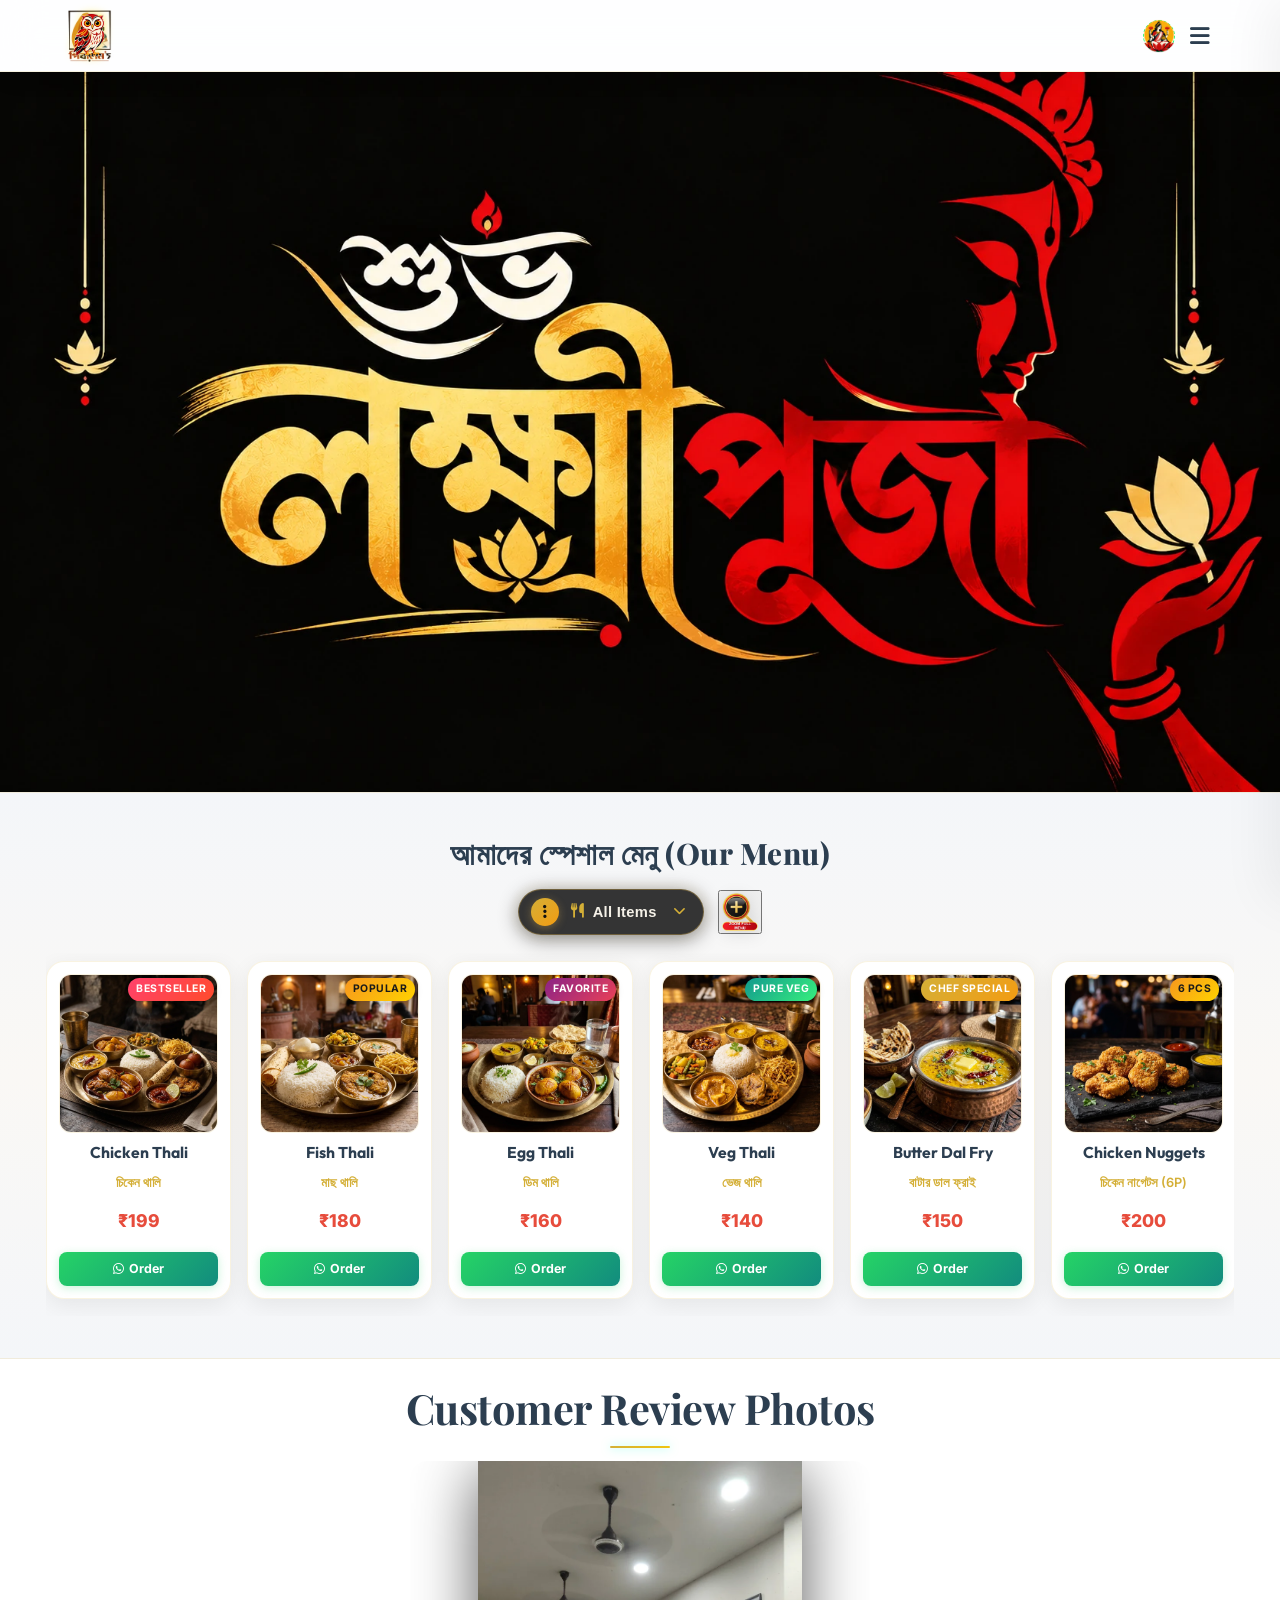
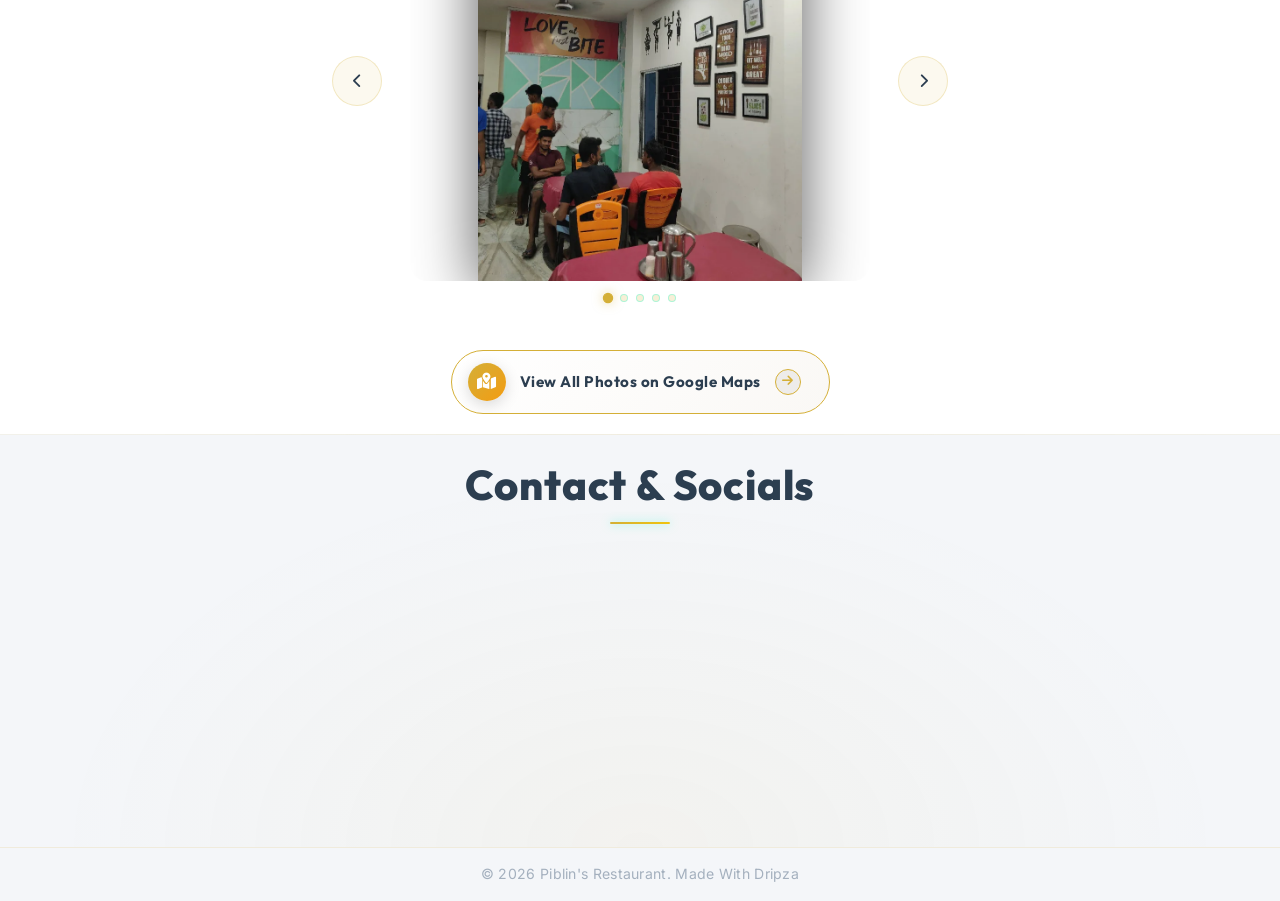
<file: index.html>
﻿<!DOCTYPE html>
<html lang="bn">
<head>
    <meta charset="UTF-8">
    <meta name="viewport" content="width=device-width, initial-scale=1.0">
    <title>Piblin's Restaurant</title>
    <link rel="icon" type="image/png" href="assets/piblins-logo.webp">
    <link href="https://fonts.googleapis.com/css2?family=Playfair+Display:wght@400;600;700;800&family=Outfit:wght@300;400;600;800&family=Inter:wght@300;400;500;600&display=swap" rel="stylesheet">
    <link rel="stylesheet" href="https://cdnjs.cloudflare.com/ajax/libs/font-awesome/6.4.0/css/all.min.css">
    <link rel="stylesheet" href="styles.css?v=1.3">
</head>
<body class="no-scroll">
    <!-- Preloader Screen -->
    <div id="preloader">
        <div class="preloader-content">
            <h1 class="preloader-title">Welcome to <br><span class="highlight">Piblin's Restaurant</span></h1>
            <div class="preloader-loader">
                <div class="loader-bar"></div>
            </div>
        </div>
    </div>
    <!-- Navbar -->
    <nav class="navbar">
        <div class="logo-container">
            <img src="assets/piblins-logo.webp" alt="Piblin's Restaurant Logo" class="logo-brand-img">
            <div class="logo-text-wrapper">
                <span class="animated-football-header" title="Mahalaya Special">
                    <img src="assets/lakshmi_puja_web_run_icon.webp" alt="Mahalaya Run Icon" style="object-fit: contain; filter: drop-shadow(0 0 5px rgba(255, 215, 0, 0.6));">
                </span>
                <span class="logo-text">Piblin's Restaurant</span>
            </div>
        </div>
        <span class="rath-yatra-header-text">শুভ লক্ষ্মীপূজা</span>
        <ul class="nav-links">
            <li><a href="#home">Home</a></li>
            <li><a href="#menu">Menu</a></li>
            <li><a href="#reviews">Reviews</a></li>
            <li><a href="#contact">Contact</a></li>
        </ul>
        <div class="navbar-actions">
            <!-- Rakhi Purnima Button for Poster -->
            <button class="fifa-btn" id="open-promo-modal-direct-btn" title="Show Mahalaya Special Poster">
                <div class="fifa-container">
                    <div class="fifa-magic-ring"></div>
                    <img src="assets/lakshmi_puja_web_icon.webp" alt="Mahalaya Special" class="fifa-svg" style="object-fit: contain;">
                </div>
            </button>
            
            <div class="hamburger">
                <i class="fas fa-bars"></i>
            </div>
        </div>
    </nav>

    <!-- Hero Section -->
    <section id="home" class="hero">
        <div class="hero-bg banner-box">
            <img src="assets/lakshmi_puja_greeting_banner.webp" alt="Durga Puja Festival Banner" class="active">
            <img src="assets/banner-1.webp" alt="Piblin's Restaurant Banner 1">
            <img src="assets/banner-2.webp" alt="Piblin's Restaurant Banner 2">
            <img src="assets/banner-3.webp" alt="Piblin's Restaurant Banner 3">
            <img src="assets/banner-4.webp" alt="Piblin's Restaurant Banner 4">
            <img src="assets/banner-5.webp" alt="Piblin's Restaurant Banner 5">
            <img src="assets/banner-6.webp" alt="Piblin's Restaurant Banner 6">
            <img src="assets/banner-7.webp" alt="Piblin's Restaurant Banner 7">
                                                <div class="overlay"></div>
        </div>
        <!-- Click/Hover Zones for Banner Control -->
        <div class="hero-nav-zone left-zone" title="Previous Image"></div>
        <div class="hero-nav-zone right-zone" title="Next Image"></div>
    </section>

                <!-- Digital Restaurant Menu Section -->
    <section id="menu" class="main-menu-section">
        <div class="menu-header-wrapper">
            <div class="menu-eyebrow-container">
                <span class="menu-eyebrow">আমাদের স্পেশাল মেনু (Our Menu)</span>
            </div>
        </div>

        <!-- Menu Category Filter Tabs -->
                <!-- Menu Category Filter Dropdown (Three-Dot Filter Menu) -->
        <!-- Menu Filter and Zoom Controls Row -->
        <div class="menu-filter-controls-row">
            <div class="menu-filter-dropdown-wrapper" id="main-menu-filter-dropdown-wrapper">
            <button type="button" class="menu-filter-dots-btn" id="main-menu-filter-dots-btn" aria-expanded="false" aria-haspopup="true" title="Filter Menu">
                <span class="three-dots-icon-box">
                    <i class="fas fa-ellipsis-v"></i>
                </span>
                <span class="current-filter-label" id="main-current-filter-label">
                    <i class="fas fa-utensils"></i>
                    <span>All Items</span>
                </span>
                <i class="fas fa-chevron-down filter-dropdown-arrow"></i>
            </button>

            <!-- Dropdown List of Category Filter Options -->
            <div class="menu-filter-dropdown-menu" id="main-menu-filter-dropdown-menu">
                <div class="menu-filter-dropdown-header">
                    <span><i class="fas fa-filter"></i> Filter Category</span>
                </div>
                <div class="menu-filter-dropdown-list">
                    <button type="button" class="menu-tab-btn active" data-category="all">
                        <span class="tab-btn-content">
                            <i class="fas fa-utensils tab-icon"></i>
                            <span class="tab-title">All Items</span>
                        </span>
                        <i class="fas fa-check active-indicator-icon"></i>
                    </button>
                    <button type="button" class="menu-tab-btn" data-category="thali">
                        <span class="tab-btn-content">
                            <i class="fas fa-bowl-rice tab-icon"></i>
                            <span class="tab-title">Bengali Thali</span>
                        </span>
                        <i class="fas fa-check active-indicator-icon"></i>
                    </button>
                    <button type="button" class="menu-tab-btn" data-category="snacks">
                        <span class="tab-btn-content">
                            <i class="fas fa-burger tab-icon"></i>
                            <span class="tab-title">Breakfast & Snacks</span>
                        </span>
                        <i class="fas fa-check active-indicator-icon"></i>
                    </button>
                    <button type="button" class="menu-tab-btn" data-category="beverages">
                        <span class="tab-btn-content">
                            <i class="fas fa-mug-hot tab-icon"></i>
                            <span class="tab-title">Tea & Coffee</span>
                        </span>
                        <i class="fas fa-check active-indicator-icon"></i>
                    </button>
                    <button type="button" class="menu-tab-btn" data-category="extras">
                        <span class="tab-btn-content">
                            <i class="fas fa-plate-wheat tab-icon"></i>
                            <span class="tab-title">Sides & Extras</span>
                        </span>
                        <i class="fas fa-check active-indicator-icon"></i>
                    </button>
                </div>
            </div>
        </div>

            <!-- Zoom Full Menu Button on Right Side of Filter -->
            <button type="button" class="menu-zoom-img-btn" id="open-full-menu-modal-btn" title="Open Complete Menu Card (সম্পূর্ণ মেনু)">
                    <img src="assets/zoom_full_menu_icon.webp" alt="Zoom Full Menu" class="zoom-full-menu-img">
                </button>
        </div>
        

        <!-- Menu Cards Horizontal Side-Scroll Wrapper -->
        <div class="main-menu-scroll-wrapper">
            <div class="main-menu-scroll-track" id="main-restaurant-menu-scroll">
                
                <!-- 1. Chicken Thali -->
                <div class="food-menu-card" data-category="thali">
                    <div class="food-card-badge bestseller">Bestseller</div>
                    <div class="food-card-img-box">
                        <img src="assets/menu_chicken_thali.webp" alt="Chicken Thali" loading="lazy">
                    </div>
                    <div class="food-card-body">
                        <h3 class="food-title">Chicken Thali</h3>
                        <span class="bengali-title">চিকেন থালি</span>
                        <span class="food-price">₹199</span>
                        <a href="https://wa.me/917002699274?text=Hi%20Piblin's%20Restaurant,%20I%20want%20to%20order%20Chicken%20Thali%20(₹199)" target="_blank" class="food-order-btn">
                            <i class="fab fa-whatsapp"></i> Order
                        </a>
                    </div>
                </div>

                <!-- 2. Fish Thali -->
                <div class="food-menu-card" data-category="thali">
                    <div class="food-card-badge popular">Popular</div>
                    <div class="food-card-img-box">
                        <img src="assets/menu_fish_thali.webp" alt="Fish Thali" loading="lazy">
                    </div>
                    <div class="food-card-body">
                        <h3 class="food-title">Fish Thali</h3>
                        <span class="bengali-title">মাছ থালি</span>
                        <span class="food-price">₹180</span>
                        <a href="https://wa.me/917002699274?text=Hi%20Piblin's%20Restaurant,%20I%20want%20to%20order%20Fish%20Thali%20(₹180)" target="_blank" class="food-order-btn">
                            <i class="fab fa-whatsapp"></i> Order
                        </a>
                    </div>
                </div>

                <!-- 3. Egg Thali -->
                <div class="food-menu-card" data-category="thali">
                    <div class="food-card-badge special">Favorite</div>
                    <div class="food-card-img-box">
                        <img src="assets/menu_egg_thali.webp" alt="Egg Thali" loading="lazy">
                    </div>
                    <div class="food-card-body">
                        <h3 class="food-title">Egg Thali</h3>
                        <span class="bengali-title">ডিম থালি</span>
                        <span class="food-price">₹160</span>
                        <a href="https://wa.me/917002699274?text=Hi%20Piblin's%20Restaurant,%20I%20want%20to%20order%20Egg%20Thali%20(₹160)" target="_blank" class="food-order-btn">
                            <i class="fab fa-whatsapp"></i> Order
                        </a>
                    </div>
                </div>

                <!-- 4. Veg Thali -->
                <div class="food-menu-card" data-category="thali">
                    <div class="food-card-badge pure-veg">Pure Veg</div>
                    <div class="food-card-img-box">
                        <img src="assets/menu_veg_thali.webp" alt="Veg Thali" loading="lazy">
                    </div>
                    <div class="food-card-body">
                        <h3 class="food-title">Veg Thali</h3>
                        <span class="bengali-title">ভেজ থালি</span>
                        <span class="food-price">₹140</span>
                        <a href="https://wa.me/917002699274?text=Hi%20Piblin's%20Restaurant,%20I%20want%20to%20order%20Veg%20Thali%20(₹140)" target="_blank" class="food-order-btn">
                            <i class="fab fa-whatsapp"></i> Order
                        </a>
                    </div>
                </div>

                <!-- 5. Butter Dal Fry -->
                <div class="food-menu-card" data-category="extras">
                    <div class="food-card-badge chef">Chef Special</div>
                    <div class="food-card-img-box">
                        <img src="assets/menu_butter_dal_fry.webp" alt="Butter Dal Fry" loading="lazy">
                    </div>
                    <div class="food-card-body">
                        <h3 class="food-title">Butter Dal Fry</h3>
                        <span class="bengali-title">বাটার ডাল ফ্রাই</span>
                        <span class="food-price">₹150</span>
                        <a href="https://wa.me/917002699274?text=Hi%20Piblin's%20Restaurant,%20I%20want%20to%20order%20Butter%20Dal%20Fry%20(₹150)" target="_blank" class="food-order-btn">
                            <i class="fab fa-whatsapp"></i> Order
                        </a>
                    </div>
                </div>

                <!-- 6. Chicken Nuggets -->
                <div class="food-menu-card" data-category="snacks">
                    <div class="food-card-badge popular">6 Pcs</div>
                    <div class="food-card-img-box">
                        <img src="assets/menu_chicken_nuggets.webp" alt="Chicken Nuggets" loading="lazy">
                    </div>
                    <div class="food-card-body">
                        <h3 class="food-title">Chicken Nuggets</h3>
                        <span class="bengali-title">চিকেন নাগেটস (6P)</span>
                        <span class="food-price">₹200</span>
                        <a href="https://wa.me/917002699274?text=Hi%20Piblin's%20Restaurant,%20I%20want%20to%20order%20Chicken%20Nuggets%20(₹200)" target="_blank" class="food-order-btn">
                            <i class="fab fa-whatsapp"></i> Order
                        </a>
                    </div>
                </div>

                <!-- 7. Aloo Tikki -->
                <div class="food-menu-card" data-category="snacks">
                    <div class="food-card-badge pure-veg">Big Size</div>
                    <div class="food-card-img-box">
                        <img src="assets/menu_aloo_tikki.webp" alt="Aloo Tikki Big Size" loading="lazy">
                    </div>
                    <div class="food-card-body">
                        <h3 class="food-title">Aloo Tikki 6P</h3>
                        <span class="bengali-title">আলু টিক্কি (6P)</span>
                        <span class="food-price">₹180</span>
                        <a href="https://wa.me/917002699274?text=Hi%20Piblin's%20Restaurant,%20I%20want%20to%20order%20Aloo%20Tikki%20(₹180)" target="_blank" class="food-order-btn">
                            <i class="fab fa-whatsapp"></i> Order
                        </a>
                    </div>
                </div>

                <!-- 8. Egg Maggie -->
                <div class="food-menu-card" data-category="snacks">
                    <div class="food-card-badge popular">Hot</div>
                    <div class="food-card-img-box">
                        <img src="assets/menu_egg_maggie.webp" alt="Egg Maggie" loading="lazy">
                    </div>
                    <div class="food-card-body">
                        <h3 class="food-title">Egg Maggie</h3>
                        <span class="bengali-title">এগ ম্যাগি</span>
                        <span class="food-price">₹80</span>
                        <a href="https://wa.me/917002699274?text=Hi%20Piblin's%20Restaurant,%20I%20want%20to%20order%20Egg%20Maggie%20(₹80)" target="_blank" class="food-order-btn">
                            <i class="fab fa-whatsapp"></i> Order
                        </a>
                    </div>
                </div>

                <!-- 9. Veg Maggie -->
                <div class="food-menu-card" data-category="snacks">
                    <div class="food-card-badge pure-veg">Veg</div>
                    <div class="food-card-img-box">
                        <img src="assets/menu_egg_maggie.webp" alt="Veg Maggie" loading="lazy">
                    </div>
                    <div class="food-card-body">
                        <h3 class="food-title">Veg Maggie</h3>
                        <span class="bengali-title">ভেজ ম্যাগি</span>
                        <span class="food-price">₹60</span>
                        <a href="https://wa.me/917002699274?text=Hi%20Piblin's%20Restaurant,%20I%20want%20to%20order%20Veg%20Maggie%20(₹60)" target="_blank" class="food-order-btn">
                            <i class="fab fa-whatsapp"></i> Order
                        </a>
                    </div>
                </div>

                <!-- 10. Bread Omelette -->
                <div class="food-menu-card" data-category="snacks">
                    <div class="food-card-badge special">Breakfast</div>
                    <div class="food-card-img-box">
                        <img src="assets/menu6.webp" alt="Bread Omelette Jam Butter" loading="lazy">
                    </div>
                    <div class="food-card-body">
                        <h3 class="food-title">Bread Omelette</h3>
                        <span class="bengali-title">ব্রেড ওমলেট / জ্যাম</span>
                        <span class="food-price">₹60</span>
                        <a href="https://wa.me/917002699274?text=Hi%20Piblin's%20Restaurant,%20I%20want%20to%20order%20Bread%20Omelette%20(₹60)" target="_blank" class="food-order-btn">
                            <i class="fab fa-whatsapp"></i> Order
                        </a>
                    </div>
                </div>

                <!-- 11. Chai & Coffee -->
                <div class="food-menu-card" data-category="beverages">
                    <div class="food-card-badge special">Hot</div>
                    <div class="food-card-img-box">
                        <img src="assets/menu_tea_coffee.webp" alt="Coffee" loading="lazy">
                    </div>
                    <div class="food-card-body">
                        <h3 class="food-title">Milk / Black Coffee</h3>
                        <span class="bengali-title">কফি (Min 2 Cup)</span>
                        <span class="food-price">₹50</span>
                        <a href="https://wa.me/917002699274?text=Hi%20Piblin's%20Restaurant,%20I%20want%20to%20order%20Coffee" target="_blank" class="food-order-btn">
                            <i class="fab fa-whatsapp"></i> Order
                        </a>
                    </div>
                </div>

                <!-- 12. Milk / Black Tea -->
                <div class="food-menu-card" data-category="beverages">
                    <div class="food-card-badge bestseller">Chai</div>
                    <div class="food-card-img-box">
                        <img src="assets/menu_tea_coffee.webp" alt="Tea" loading="lazy">
                    </div>
                    <div class="food-card-body">
                        <h3 class="food-title">Black / Milk Tea</h3>
                        <span class="bengali-title">চা (Min 2 Cup)</span>
                        <span class="food-price">₹25</span>
                        <a href="https://wa.me/917002699274?text=Hi%20Piblin's%20Restaurant,%20I%20want%20to%20order%20Tea" target="_blank" class="food-order-btn">
                            <i class="fab fa-whatsapp"></i> Order
                        </a>
                    </div>
                </div>

                <!-- 13. Green Tea -->
                <div class="food-menu-card" data-category="beverages">
                    <div class="food-card-badge pure-veg">Healthy</div>
                    <div class="food-card-img-box">
                        <img src="assets/menu_tea_coffee.webp" alt="Green Tea" loading="lazy">
                    </div>
                    <div class="food-card-body">
                        <h3 class="food-title">Green Tea</h3>
                        <span class="bengali-title">গ্রিন টি (Min 2 Cup)</span>
                        <span class="food-price">₹40</span>
                        <a href="https://wa.me/917002699274?text=Hi%20Piblin's%20Restaurant,%20I%20want%20to%20order%20Green%20Tea" target="_blank" class="food-order-btn">
                            <i class="fab fa-whatsapp"></i> Order
                        </a>
                    </div>
                </div>

                <!-- 14. Extra Chicken 4P -->
                <div class="food-menu-card" data-category="extras">
                    <div class="food-card-badge popular">4 Pcs</div>
                    <div class="food-card-img-box">
                        <img src="assets/menu_chicken_thali.webp" alt="Extra Chicken" loading="lazy">
                    </div>
                    <div class="food-card-body">
                        <h3 class="food-title">Extra Chicken (4P)</h3>
                        <span class="bengali-title">চিকেন কারি (4P)</span>
                        <span class="food-price">₹180</span>
                        <a href="https://wa.me/917002699274?text=Hi%20Piblin's%20Restaurant,%20I%20want%20to%20order%20Extra%20Chicken%204P%20(₹180)" target="_blank" class="food-order-btn">
                            <i class="fab fa-whatsapp"></i> Order
                        </a>
                    </div>
                </div>

                <!-- 15. Extra Mutton 1P -->
                <div class="food-menu-card" data-category="extras">
                    <div class="food-card-badge special">Special</div>
                    <div class="food-card-img-box">
                        <img src="assets/menu3.webp" alt="Extra Mutton" loading="lazy">
                    </div>
                    <div class="food-card-body">
                        <h3 class="food-title">Extra Mutton (1P)</h3>
                        <span class="bengali-title">মটন (স্পেশাল অর্ডার)</span>
                        <span class="food-price">₹80</span>
                        <a href="https://wa.me/917002699274?text=Hi%20Piblin's%20Restaurant,%20I%20want%20to%20order%20Extra%20Mutton%20(₹80)" target="_blank" class="food-order-btn">
                            <i class="fab fa-whatsapp"></i> Order
                        </a>
                    </div>
                </div>

                <!-- 16. Extra Fish 1P -->
                <div class="food-menu-card" data-category="extras">
                    <div class="food-card-badge popular">1 Pc</div>
                    <div class="food-card-img-box">
                        <img src="assets/menu_fish_thali.webp" alt="Extra Fish" loading="lazy">
                    </div>
                    <div class="food-card-body">
                        <h3 class="food-title">Extra Fish (1P)</h3>
                        <span class="bengali-title">মাছ ১ পিস</span>
                        <span class="food-price">₹80</span>
                        <a href="https://wa.me/917002699274?text=Hi%20Piblin's%20Restaurant,%20I%20want%20to%20order%20Extra%20Fish%20(₹80)" target="_blank" class="food-order-btn">
                            <i class="fab fa-whatsapp"></i> Order
                        </a>
                    </div>
                </div>

                <!-- 17. Green Salad -->
                <div class="food-menu-card" data-category="extras">
                    <div class="food-card-badge pure-veg">Fresh</div>
                    <div class="food-card-img-box">
                        <img src="assets/menu_veg_thali.webp" alt="Green Salad" loading="lazy">
                    </div>
                    <div class="food-card-body">
                        <h3 class="food-title">Green Salad</h3>
                        <span class="bengali-title">গ্রিন স্যালাড</span>
                        <span class="food-price">₹100</span>
                        <a href="https://wa.me/917002699274?text=Hi%20Piblin's%20Restaurant,%20I%20want%20to%20order%20Green%20Salad%20(₹100)" target="_blank" class="food-order-btn">
                            <i class="fab fa-whatsapp"></i> Order
                        </a>
                    </div>
                </div>

                <!-- 18. Extra Egg (2P) -->
                <div class="food-menu-card" data-category="extras">
                    <div class="food-card-badge special">2 Pcs</div>
                    <div class="food-card-img-box">
                        <img src="assets/menu_egg_thali.webp" alt="Extra Egg 2P" loading="lazy">
                    </div>
                    <div class="food-card-body">
                        <h3 class="food-title">Extra Egg (2P)</h3>
                        <span class="bengali-title">ডিম (২ পিস)</span>
                        <span class="food-price">₹50</span>
                        <a href="https://wa.me/917002699274?text=Hi%20Piblin's%20Restaurant,%20I%20want%20to%20order%20Extra%20Egg%202P%20(₹50)" target="_blank" class="food-order-btn">
                            <i class="fab fa-whatsapp"></i> Order
                        </a>
                    </div>
                </div>

                <!-- 19. Extra Rice -->
                <div class="food-menu-card" data-category="extras">
                    <div class="food-card-badge popular">1 Plate</div>
                    <div class="food-card-img-box">
                        <img src="assets/menu_veg_thali.webp" alt="Extra Rice" loading="lazy">
                    </div>
                    <div class="food-card-body">
                        <h3 class="food-title">Extra Rice</h3>
                        <span class="bengali-title">এক্সট্রা ভাত</span>
                        <span class="food-price">₹50</span>
                        <a href="https://wa.me/917002699274?text=Hi%20Piblin's%20Restaurant,%20I%20want%20to%20order%20Extra%20Rice%20(₹50)" target="_blank" class="food-order-btn">
                            <i class="fab fa-whatsapp"></i> Order
                        </a>
                    </div>
                </div>

                <!-- 20. Extra Misti / Papad / Roti -->
                <div class="food-menu-card" data-category="extras">
                    <div class="food-card-badge pure-veg">Per Pc</div>
                    <div class="food-card-img-box">
                        <img src="assets/menu2.webp" alt="Extra Misti Papad Roti" loading="lazy">
                    </div>
                    <div class="food-card-body">
                        <h3 class="food-title">Extra Misti / Papad / Roti</h3>
                        <span class="bengali-title">মিষ্টি / পাঁপড় / রুটি</span>
                        <span class="food-price">₹10</span>
                        <a href="https://wa.me/917002699274?text=Hi%20Piblin's%20Restaurant,%20I%20want%20to%20order%20Extra%20Misti%20Papad%20Roti%20(₹10)" target="_blank" class="food-order-btn">
                            <i class="fab fa-whatsapp"></i> Order
                        </a>
                    </div>
                </div>

                <!-- 21. Extra Sabji / Dal / Vaji -->
                <div class="food-menu-card" data-category="extras">
                    <div class="food-card-badge pure-veg">Side Bowl</div>
                    <div class="food-card-img-box">
                        <img src="assets/menu_butter_dal_fry.webp" alt="Extra Sabji Dal Vaji" loading="lazy">
                    </div>
                    <div class="food-card-body">
                        <h3 class="food-title">Extra Sabji / Dal / Vaji</h3>
                        <span class="bengali-title">সবজি / ডাল / ভাজি</span>
                        <span class="food-price">₹30</span>
                        <a href="https://wa.me/917002699274?text=Hi%20Piblin's%20Restaurant,%20I%20want%20to%20order%20Extra%20Sabji%20Dal%20Vaji%20(₹30)" target="_blank" class="food-order-btn">
                            <i class="fab fa-whatsapp"></i> Order
                        </a>
                    </div>
                </div>

                <!-- 18. Water Bottle -->
                <div class="food-menu-card" data-category="beverages">
                    <div class="food-card-badge pure-veg">Mineral</div>
                    <div class="food-card-img-box">
                        <img src="assets/menu5.webp" alt="Water Bottle" loading="lazy">
                    </div>
                    <div class="food-card-body">
                        <h3 class="food-title">Water Bottle</h3>
                        <span class="bengali-title">জল 1L / 2L</span>
                        <span class="food-price">₹20 / ₹30</span>
                        <a href="https://wa.me/917002699274?text=Hi%20Piblin's%20Restaurant,%20I%20want%20to%20order%20Water%20Bottle" target="_blank" class="food-order-btn">
                            <i class="fab fa-whatsapp"></i> Order
                        </a>
                    </div>
                </div>

            </div>
        </div>
    </section>

    <!-- Reviews Section (Photo Gallery) -->
    <section id="reviews" class="reviews-section">
        <h2 class="section-title">Customer Review Photos</h2>
        <div class="reviews-slider-container">
            <div class="reviews-slider">
                <div class="review-slide active">
                    <img src="assets/review-1.webp" alt="Customer Review 1">
                </div>
                <div class="review-slide">
                    <img src="assets/review-2.webp" alt="Customer Review 2">
                </div>
                <div class="review-slide">
                    <img src="assets/review-3.webp" alt="Customer Review 3">
                </div>
                <div class="review-slide">
                    <img src="assets/review-4.webp" alt="Customer Review 4">
                </div>
                <div class="review-slide">
                    <img src="assets/review-5.webp" alt="Customer Review 5">
                </div>
            </div>
            
            <!-- Slider Controls -->
            <button class="slider-btn prev-btn"><i class="fas fa-chevron-left"></i></button>
            <button class="slider-btn next-btn"><i class="fas fa-chevron-right"></i></button>
            
            <!-- Slider Dots -->
            <div class="slider-dots">
                <span class="dot active" data-index="0"></span>
                <span class="dot" data-index="1"></span>
                <span class="dot" data-index="2"></span>
                <span class="dot" data-index="3"></span>
                <span class="dot" data-index="4"></span>
            </div>
        </div>
        <div style="text-align: center; margin-top: 3rem;">
            <div class="reviews-cta-wrapper">
            <a href="https://maps.app.goo.gl/aUKwdPL8H6kNmRkL8" target="_blank" class="modern-maps-btn" title="Open Google Maps Gallery">
                <span class="maps-icon-badge"><i class="fas fa-map-marked-alt"></i></span>
                <span class="maps-btn-text">View All Photos on Google Maps</span>
                <span class="maps-arrow-circle"><i class="fas fa-arrow-right"></i></span>
            </a>
        </div>
        </div>
    </section>

    <!-- Contact & Footer -->
    <section id="contact" class="contact-section">
        <h2 class="section-title">Contact & Socials</h2>
        <div class="contact-container glassmorphism">
            <div class="contact-info">
                <h2>Visit Us</h2>
                <div class="info-item">
                    <a href="https://maps.app.goo.gl/XzKzGWdporLxkTSW7" target="_blank" style="color: inherit; text-decoration: none; display: flex; align-items: center; gap: 15px;">
                        <i class="fas fa-map-marker-alt"></i>
                        <p>Nichu, Champahati, Hematpur, Samudragarh, West Bengal 713519</p>
                    </a>
                </div>
                <div class="info-item">
                    <i class="fas fa-phone-alt"></i>
                    <p>+91 7002699274</p>
                </div>
                <div class="info-item">
                    <i class="fas fa-envelope"></i>
                    <p>hello@piblinsrestaurant.com</p>
                </div>
            </div>
            <div class="social-links">
                <h2>Follow Us</h2>
                <div class="social-icons">
                    <a href="#" class="social-icon"><i class="fab fa-instagram"></i></a>
                    <a href="#" class="social-icon"><i class="fab fa-facebook-f"></i></a>
                    <a href="#" class="social-icon"><i class="fab fa-youtube"></i></a>
                    <a href="https://wa.me/917002699274" target="_blank" class="social-icon"><i class="fab fa-whatsapp"></i></a>
                    <a href="https://maps.app.goo.gl/XzKzGWdporLxkTSW7" target="_blank" class="social-icon"><i class="fas fa-map-marker-alt"></i></a>
                </div>
            </div>
        </div>
    </section>

    <footer>
        <p>&copy; 2026 Piblin's Restaurant. Made With Dripza</p>
    </footer>



    <!-- Full Menu Interactive Modal -->
    <div class="full-menu-modal" id="full-menu-modal" aria-hidden="true">
        <div class="full-menu-modal-overlay" id="full-menu-modal-overlay"></div>
        <div class="full-menu-modal-container">
            <!-- Modal Sticky Top Header Container (Header + Hero Title + Search + Category Tabs) -->
            <div class="full-menu-modal-top-section">
                <!-- Modal Header -->
                <div class="full-menu-modal-header">
                    <div class="full-menu-modal-header-left">
                        <button class="menu-modal-close-btn" id="close-full-menu-modal-btn" aria-label="Close Full Menu">
                            <i class="fas fa-arrow-left"></i> <span>Back</span>
                        </button>
                        <div class="full-menu-modal-title">
                            Piblin's Restaurant
                        </div>
                    </div>
                    <div class="full-menu-modal-header-right">
                        <a href="#modal-order-timings" class="menu-modal-timing-btn" id="modal-timing-btn" title="Order Timings">
                            <i class="fas fa-clock"></i> <span>Timings</span>
                        </a>
                        <a href="tel:917002699274" class="menu-modal-call-btn">
                            <i class="fas fa-phone-alt"></i> <span>917002699274</span>
                        </a>
                        <button class="menu-modal-close-icon-btn" id="close-full-menu-icon-btn" aria-label="Close">
                            <i class="fas fa-times"></i>
                        </button>
                    </div>
                </div>

                <!-- Modal Hero Header -->
                <div class="full-menu-hero">
                    <h1>Complete Menu Card <span class="bengali-heading">আমাদের সম্পূর্ণ ডিজিটাল মেনু</span></h1>
                </div>

                <!-- Search Bar & Category Filter Tabs -->
                <div class="menu-control-bar">
                    

                    <!-- Modal Category Filter Dropdown (Three-Dot Filter Menu) -->
                    <div class="menu-filter-dropdown-wrapper" id="modal-menu-filter-dropdown-wrapper">
            <button type="button" class="menu-filter-dots-btn" id="modal-menu-filter-dots-btn" aria-expanded="false" aria-haspopup="true" title="Filter Menu">
                <span class="three-dots-icon-box">
                    <i class="fas fa-ellipsis-v"></i>
                </span>
                <span class="current-filter-label" id="modal-current-filter-label">
                    <i class="fas fa-utensils"></i>
                    <span>All Items</span>
                </span>
                <i class="fas fa-chevron-down filter-dropdown-arrow"></i>
            </button>

            <!-- Dropdown List of Category Filter Options -->
            <div class="menu-filter-dropdown-menu" id="modal-menu-filter-dropdown-menu">
                <div class="menu-filter-dropdown-header">
                    <span><i class="fas fa-filter"></i> Filter Category</span>
                </div>
                <div class="menu-filter-dropdown-list">
                    <button type="button" class="menu-tab-btn active" data-category="all">
                        <span class="tab-btn-content">
                            <i class="fas fa-utensils tab-icon"></i>
                            <span class="tab-title">All Items</span>
                        </span>
                        <i class="fas fa-check active-indicator-icon"></i>
                    </button>
                    <button type="button" class="menu-tab-btn" data-category="thali">
                        <span class="tab-btn-content">
                            <i class="fas fa-bowl-rice tab-icon"></i>
                            <span class="tab-title">Bengali Thali</span>
                        </span>
                        <i class="fas fa-check active-indicator-icon"></i>
                    </button>
                    <button type="button" class="menu-tab-btn" data-category="snacks">
                        <span class="tab-btn-content">
                            <i class="fas fa-burger tab-icon"></i>
                            <span class="tab-title">Breakfast & Snacks</span>
                        </span>
                        <i class="fas fa-check active-indicator-icon"></i>
                    </button>
                    <button type="button" class="menu-tab-btn" data-category="beverages">
                        <span class="tab-btn-content">
                            <i class="fas fa-mug-hot tab-icon"></i>
                            <span class="tab-title">Tea & Coffee</span>
                        </span>
                        <i class="fas fa-check active-indicator-icon"></i>
                    </button>
                    <button type="button" class="menu-tab-btn" data-category="extras">
                        <span class="tab-btn-content">
                            <i class="fas fa-plate-wheat tab-icon"></i>
                            <span class="tab-title">Sides & Extras</span>
                        </span>
                        <i class="fas fa-check active-indicator-icon"></i>
                    </button>
                </div>
            </div>
                </div>

                    <div class="search-box-wrapper">
                        <i class="fas fa-search"></i>
                        <input type="text" id="modal-menu-search-input" placeholder="খাবারের নাম লিখে খুঁজুন (Search dishes...)" autocomplete="off" enterkeyhint="search">
                        <button type="button" id="modal-menu-search-clear" class="search-clear-btn" aria-label="Clear search" title="à¦®à§à¦›à§‡ à¦«à§‡à¦²à§à¦¨ (Clear)">
                            <i class="fas fa-times"></i>
                        </button>
                    </div>
            </div>
            </div>

            <div class="full-menu-modal-body">
                <!-- Complete Menu Card Grid -->
                <div class="compact-menu-grid-container">
                    <div class="compact-grid" id="modal-full-menu-grid">

                        <!-- 1. Chicken Thali -->
                        <div class="food-menu-card" data-category="thali" data-keywords="chicken thali murgi murgir mangsho rice dal sabji thali">
                            <div class="food-card-badge bestseller">Bestseller</div>
                            <div class="food-card-img-box">
                                <img src="assets/menu_chicken_thali.webp" alt="Chicken Thali" loading="lazy">
                            </div>
                            <div class="food-card-body">
                                <h3 class="food-title">Chicken Thali</h3>
                                <span class="bengali-title">চিকেন থালি</span>
                                <span class="food-price">₹199</span>
                                <a href="https://wa.me/917002699274?text=Hi%20Piblin's%20Restaurant,%20I%20want%20to%20order%20Chicken%20Thali%20(₹199)" target="_blank" class="food-order-btn">
                                    <i class="fab fa-whatsapp"></i> Order
                                </a>
                            </div>
                        </div>

                        <!-- 2. Fish Thali -->
                        <div class="food-menu-card" data-category="thali" data-keywords="fish thali macher thali mach jhol rui katla rice dal thali">
                            <div class="food-card-badge popular">Popular</div>
                            <div class="food-card-img-box">
                                <img src="assets/menu_fish_thali.webp" alt="Fish Thali" loading="lazy">
                            </div>
                            <div class="food-card-body">
                                <h3 class="food-title">Fish Thali</h3>
                                <span class="bengali-title">মাছ থালি</span>
                                <span class="food-price">₹180</span>
                                <a href="https://wa.me/917002699274?text=Hi%20Piblin's%20Restaurant,%20I%20want%20to%20order%20Fish%20Thali%20(₹180)" target="_blank" class="food-order-btn">
                                    <i class="fab fa-whatsapp"></i> Order
                                </a>
                            </div>
                        </div>

                        <!-- 3. Egg Thali -->
                        <div class="food-menu-card" data-category="thali" data-keywords="egg thali dimer thali dim kosha rice dal thali">
                            <div class="food-card-badge special">Favorite</div>
                            <div class="food-card-img-box">
                                <img src="assets/menu_egg_thali.webp" alt="Egg Thali" loading="lazy">
                            </div>
                            <div class="food-card-body">
                                <h3 class="food-title">Egg Thali</h3>
                                <span class="bengali-title">ডিম থালি</span>
                                <span class="food-price">₹160</span>
                                <a href="https://wa.me/917002699274?text=Hi%20Piblin's%20Restaurant,%20I%20want%20to%20order%20Egg%20Thali%20(₹160)" target="_blank" class="food-order-btn">
                                    <i class="fab fa-whatsapp"></i> Order
                                </a>
                            </div>
                        </div>

                        <!-- 4. Veg Thali -->
                        <div class="food-menu-card" data-category="thali" data-keywords="veg thali niramish thali paneer dal sabji rice mishti doi">
                            <div class="food-card-badge pure-veg">Pure Veg</div>
                            <div class="food-card-img-box">
                                <img src="assets/menu_veg_thali.webp" alt="Veg Thali" loading="lazy">
                            </div>
                            <div class="food-card-body">
                                <h3 class="food-title">Veg Thali</h3>
                                <span class="bengali-title">ভেজ থালি</span>
                                <span class="food-price">₹140</span>
                                <a href="https://wa.me/917002699274?text=Hi%20Piblin's%20Restaurant,%20I%20want%20to%20order%20Veg%20Thali%20(₹140)" target="_blank" class="food-order-btn">
                                    <i class="fab fa-whatsapp"></i> Order
                                </a>
                            </div>
                        </div>

                        <!-- 5. Butter Dal Fry -->
                        <div class="food-menu-card" data-category="extras" data-keywords="butter dal fry yellow dal tadka veg">
                            <div class="food-card-badge chef">Chef Special</div>
                            <div class="food-card-img-box">
                                <img src="assets/menu_butter_dal_fry.webp" alt="Butter Dal Fry" loading="lazy">
                            </div>
                            <div class="food-card-body">
                                <h3 class="food-title">Butter Dal Fry</h3>
                                <span class="bengali-title">বাটার ডাল ফ্রাই</span>
                                <span class="food-price">₹150</span>
                                <a href="https://wa.me/917002699274?text=Hi%20Piblin's%20Restaurant,%20I%20want%20to%20order%20Butter%20Dal%20Fry%20(₹150)" target="_blank" class="food-order-btn">
                                    <i class="fab fa-whatsapp"></i> Order
                                </a>
                            </div>
                        </div>

                        <!-- 6. Chicken Nuggets (6P) -->
                        <div class="food-menu-card" data-category="snacks" data-keywords="chicken nuggets 6p fried snacks non-veg">
                            <div class="food-card-badge popular">6 Pcs</div>
                            <div class="food-card-img-box">
                                <img src="assets/menu_chicken_nuggets.webp" alt="Chicken Nuggets" loading="lazy">
                            </div>
                            <div class="food-card-body">
                                <h3 class="food-title">Chicken Nuggets</h3>
                                <span class="bengali-title">চিকেন নাগেটস (6P)</span>
                                <span class="food-price">₹200</span>
                                <a href="https://wa.me/917002699274?text=Hi%20Piblin's%20Restaurant,%20I%20want%20to%20order%20Chicken%20Nuggets%20(₹200)" target="_blank" class="food-order-btn">
                                    <i class="fab fa-whatsapp"></i> Order
                                </a>
                            </div>
                        </div>

                        <!-- 7. Aloo Tikki Big Size (6P) -->
                        <div class="food-menu-card" data-category="snacks" data-keywords="aloo tikki potato cutlet snacks big size veg">
                            <div class="food-card-badge pure-veg">Big Size</div>
                            <div class="food-card-img-box">
                                <img src="assets/menu_aloo_tikki.webp" alt="Aloo Tikki Big Size" loading="lazy">
                            </div>
                            <div class="food-card-body">
                                <h3 class="food-title">Aloo Tikki 6P</h3>
                                <span class="bengali-title">আলু টিক্কি (6P)</span>
                                <span class="food-price">₹180</span>
                                <a href="https://wa.me/917002699274?text=Hi%20Piblin's%20Restaurant,%20I%20want%20to%20order%20Aloo%20Tikki%20(₹180)" target="_blank" class="food-order-btn">
                                    <i class="fab fa-whatsapp"></i> Order
                                </a>
                            </div>
                        </div>

                        <!-- 8. Egg Maggie -->
                        <div class="food-menu-card" data-category="snacks" data-keywords="egg maggie noodles masala snacks">
                            <div class="food-card-badge popular">Hot</div>
                            <div class="food-card-img-box">
                                <img src="assets/menu_egg_maggie.webp" alt="Egg Maggie" loading="lazy">
                            </div>
                            <div class="food-card-body">
                                <h3 class="food-title">Egg Maggie</h3>
                                <span class="bengali-title">এগ ম্যাগি</span>
                                <span class="food-price">₹80</span>
                                <a href="https://wa.me/917002699274?text=Hi%20Piblin's%20Restaurant,%20I%20want%20to%20order%20Egg%20Maggie%20(₹80)" target="_blank" class="food-order-btn">
                                    <i class="fab fa-whatsapp"></i> Order
                                </a>
                            </div>
                        </div>

                        <!-- 9. Veg Maggie -->
                        <div class="food-menu-card" data-category="snacks" data-keywords="veg maggie masala noodles snacks vegetarian">
                            <div class="food-card-badge pure-veg">Veg</div>
                            <div class="food-card-img-box">
                                <img src="assets/menu_egg_maggie.webp" alt="Veg Maggie" loading="lazy">
                            </div>
                            <div class="food-card-body">
                                <h3 class="food-title">Veg Maggie</h3>
                                <span class="bengali-title">ভেজ ম্যাগি</span>
                                <span class="food-price">₹60</span>
                                <a href="https://wa.me/917002699274?text=Hi%20Piblin's%20Restaurant,%20I%20want%20to%20order%20Veg%20Maggie%20(₹60)" target="_blank" class="food-order-btn">
                                    <i class="fab fa-whatsapp"></i> Order
                                </a>
                            </div>
                        </div>

                        <!-- 10. Bread Omelette / Jam / Butter -->
                        <div class="food-menu-card" data-category="snacks" data-keywords="bread omelette jam butter breakfast toast egg">
                            <div class="food-card-badge special">Breakfast</div>
                            <div class="food-card-img-box">
                                <img src="assets/menu6.webp" alt="Bread Omelette Jam Butter" loading="lazy">
                            </div>
                            <div class="food-card-body">
                                <h3 class="food-title">Bread Omelette</h3>
                                <span class="bengali-title">ব্রেড ওমলেট / জ্যাম</span>
                                <span class="food-price">₹60</span>
                                <a href="https://wa.me/917002699274?text=Hi%20Piblin's%20Restaurant,%20I%20want%20to%20order%20Bread%20Omelette%20(₹60)" target="_blank" class="food-order-btn">
                                    <i class="fab fa-whatsapp"></i> Order
                                </a>
                            </div>
                        </div>

                        <!-- 11. Milk / Black Coffee -->
                        <div class="food-menu-card" data-category="beverages" data-keywords="coffee milk coffee black coffee hot drink beverages espresso">
                            <div class="food-card-badge special">Hot</div>
                            <div class="food-card-img-box">
                                <img src="assets/menu_tea_coffee.webp" alt="Milk and Black Coffee" loading="lazy">
                            </div>
                            <div class="food-card-body">
                                <h3 class="food-title">Milk / Black Coffee</h3>
                                <span class="bengali-title">কফি (Min 2 Cup)</span>
                                <span class="food-price">₹50</span>
                                <a href="https://wa.me/917002699274?text=Hi%20Piblin's%20Restaurant,%20I%20want%20to%20order%20Coffee" target="_blank" class="food-order-btn">
                                    <i class="fab fa-whatsapp"></i> Order
                                </a>
                            </div>
                        </div>

                        <!-- 12. Black / Milk Tea -->
                        <div class="food-menu-card" data-category="beverages" data-keywords="tea chai milk tea black tea masala chai beverage">
                            <div class="food-card-badge bestseller">Chai</div>
                            <div class="food-card-img-box">
                                <img src="assets/menu_tea_coffee.webp" alt="Black and Milk Tea" loading="lazy">
                            </div>
                            <div class="food-card-body">
                                <h3 class="food-title">Black / Milk Tea</h3>
                                <span class="bengali-title">চা (Min 2 Cup)</span>
                                <span class="food-price">₹25</span>
                                <a href="https://wa.me/917002699274?text=Hi%20Piblin's%20Restaurant,%20I%20want%20to%20order%20Tea" target="_blank" class="food-order-btn">
                                    <i class="fab fa-whatsapp"></i> Order
                                </a>
                            </div>
                        </div>

                        <!-- 13. Green Tea -->
                        <div class="food-menu-card" data-category="beverages" data-keywords="green tea healthy detox hot beverage">
                            <div class="food-card-badge pure-veg">Healthy</div>
                            <div class="food-card-img-box">
                                <img src="assets/menu_tea_coffee.webp" alt="Green Tea" loading="lazy">
                            </div>
                            <div class="food-card-body">
                                <h3 class="food-title">Green Tea</h3>
                                <span class="bengali-title">গ্রিন টি (Min 2 Cup)</span>
                                <span class="food-price">₹40</span>
                                <a href="https://wa.me/917002699274?text=Hi%20Piblin's%20Restaurant,%20I%20want%20to%20order%20Green%20Tea" target="_blank" class="food-order-btn">
                                    <i class="fab fa-whatsapp"></i> Order
                                </a>
                            </div>
                        </div>

                        <!-- 14. Extra Chicken (4P) -->
                        <div class="food-menu-card" data-category="extras" data-keywords="extra chicken 4p murgir mangsho chicken curry side non-veg">
                            <div class="food-card-badge popular">4 Pcs</div>
                            <div class="food-card-img-box">
                                <img src="assets/menu_chicken_thali.webp" alt="Extra Chicken 4P" loading="lazy">
                            </div>
                            <div class="food-card-body">
                                <h3 class="food-title">Extra Chicken (4P)</h3>
                                <span class="bengali-title">চিকেন কারি (4P)</span>
                                <span class="food-price">₹180</span>
                                <a href="https://wa.me/917002699274?text=Hi%20Piblin's%20Restaurant,%20I%20want%20to%20order%20Extra%20Chicken%204P%20(₹180)" target="_blank" class="food-order-btn">
                                    <i class="fab fa-whatsapp"></i> Order
                                </a>
                            </div>
                        </div>

                        <!-- 15. Extra Mutton (1P - Special Order) -->
                        <div class="food-menu-card" data-category="extras" data-keywords="extra mutton 1p khasi mangsho mutton kosha special non-veg">
                            <div class="food-card-badge special">Special</div>
                            <div class="food-card-img-box">
                                <img src="assets/menu3.webp" alt="Extra Mutton 1P" loading="lazy">
                            </div>
                            <div class="food-card-body">
                                <h3 class="food-title">Extra Mutton (1P)</h3>
                                <span class="bengali-title">মটন (স্পেশাল অর্ডার)</span>
                                <span class="food-price">₹80</span>
                                <a href="https://wa.me/917002699274?text=Hi%20Piblin's%20Restaurant,%20I%20want%20to%20order%20Extra%20Mutton%20(₹80)" target="_blank" class="food-order-btn">
                                    <i class="fab fa-whatsapp"></i> Order
                                </a>
                            </div>
                        </div>

                        <!-- 16. Extra Fish (1P) -->
                        <div class="food-menu-card" data-category="extras" data-keywords="extra fish 1p macher jhol rui katla side non-veg">
                            <div class="food-card-badge popular">1 Pc</div>
                            <div class="food-card-img-box">
                                <img src="assets/menu_fish_thali.webp" alt="Extra Fish 1P" loading="lazy">
                            </div>
                            <div class="food-card-body">
                                <h3 class="food-title">Extra Fish (1P)</h3>
                                <span class="bengali-title">মাছ ১ পিস</span>
                                <span class="food-price">₹80</span>
                                <a href="https://wa.me/917002699274?text=Hi%20Piblin's%20Restaurant,%20I%20want%20to%20order%20Extra%20Fish%20(₹80)" target="_blank" class="food-order-btn">
                                    <i class="fab fa-whatsapp"></i> Order
                                </a>
                            </div>
                        </div>

                        <!-- 17. Green Salad -->
                        <div class="food-menu-card" data-category="extras" data-keywords="green salad cucumber tomato onion lemon salad veg">
                            <div class="food-card-badge pure-veg">Fresh</div>
                            <div class="food-card-img-box">
                                <img src="assets/menu_veg_thali.webp" alt="Green Salad" loading="lazy">
                            </div>
                            <div class="food-card-body">
                                <h3 class="food-title">Green Salad</h3>
                                <span class="bengali-title">গ্রিন স্যালাড</span>
                                <span class="food-price">₹100</span>
                                <a href="https://wa.me/917002699274?text=Hi%20Piblin's%20Restaurant,%20I%20want%20to%20order%20Green%20Salad%20(₹100)" target="_blank" class="food-order-btn">
                                    <i class="fab fa-whatsapp"></i> Order
                                </a>
                            </div>
                        </div>

                        <!-- 18. Extra Egg (2P) -->
                        <div class="food-menu-card" data-category="extras" data-keywords="extra egg 2p dim egg curry side non-veg">
                            <div class="food-card-badge special">2 Pcs</div>
                            <div class="food-card-img-box">
                                <img src="assets/menu_egg_thali.webp" alt="Extra Egg 2P" loading="lazy">
                            </div>
                            <div class="food-card-body">
                                <h3 class="food-title">Extra Egg (2P)</h3>
                                <span class="bengali-title">ডিম (২ পিস)</span>
                                <span class="food-price">₹50</span>
                                <a href="https://wa.me/917002699274?text=Hi%20Piblin's%20Restaurant,%20I%20want%20to%20order%20Extra%20Egg%202P%20(₹50)" target="_blank" class="food-order-btn">
                                    <i class="fab fa-whatsapp"></i> Order
                                </a>
                            </div>
                        </div>

                        <!-- 19. Extra Rice -->
                        <div class="food-menu-card" data-category="extras" data-keywords="extra rice bhat rice portion veg side">
                            <div class="food-card-badge popular">1 Plate</div>
                            <div class="food-card-img-box">
                                <img src="assets/menu_veg_thali.webp" alt="Extra Rice" loading="lazy">
                            </div>
                            <div class="food-card-body">
                                <h3 class="food-title">Extra Rice</h3>
                                <span class="bengali-title">এক্সট্রা ভাত</span>
                                <span class="food-price">₹50</span>
                                <a href="https://wa.me/917002699274?text=Hi%20Piblin's%20Restaurant,%20I%20want%20to%20order%20Extra%20Rice%20(₹50)" target="_blank" class="food-order-btn">
                                    <i class="fab fa-whatsapp"></i> Order
                                </a>
                            </div>
                        </div>

                        <!-- 20. Extra Misti / Papad / Roti -->
                        <div class="food-menu-card" data-category="extras" data-keywords="extra misti papad roti sweet flatbread side">
                            <div class="food-card-badge pure-veg">Per Pc</div>
                            <div class="food-card-img-box">
                                <img src="assets/menu2.webp" alt="Extra Misti Papad Roti" loading="lazy">
                            </div>
                            <div class="food-card-body">
                                <h3 class="food-title">Extra Misti / Papad / Roti</h3>
                                <span class="bengali-title">মিষ্টি / পাঁপড় / রুটি</span>
                                <span class="food-price">₹10</span>
                                <a href="https://wa.me/917002699274?text=Hi%20Piblin's%20Restaurant,%20I%20want%20to%20order%20Extra%20Misti%20Papad%20Roti%20(₹10)" target="_blank" class="food-order-btn">
                                    <i class="fab fa-whatsapp"></i> Order
                                </a>
                            </div>
                        </div>

                        <!-- 21. Extra Sabji / Dal / Vaji -->
                        <div class="food-menu-card" data-category="extras" data-keywords="extra sabji dal vaji butter dal fry veg side">
                            <div class="food-card-badge pure-veg">Side Bowl</div>
                            <div class="food-card-img-box">
                                <img src="assets/menu_butter_dal_fry.webp" alt="Extra Sabji Dal Vaji" loading="lazy">
                            </div>
                            <div class="food-card-body">
                                <h3 class="food-title">Extra Sabji / Dal / Vaji</h3>
                                <span class="bengali-title">সবজি / ডাল / ভাজি</span>
                                <span class="food-price">₹30</span>
                                <a href="https://wa.me/917002699274?text=Hi%20Piblin's%20Restaurant,%20I%20want%20to%20order%20Extra%20Sabji%20Dal%20Vaji%20(₹30)" target="_blank" class="food-order-btn">
                                    <i class="fab fa-whatsapp"></i> Order
                                </a>
                            </div>
                        </div>

                        <!-- 22. Packaged Water Bottle (1L / 2L) -->
                        <div class="food-menu-card" data-category="beverages" data-keywords="water bottle 1l 2l mineral water drink">
                            <div class="food-card-badge pure-veg">Mineral</div>
                            <div class="food-card-img-box">
                                <img src="assets/menu5.webp" alt="Packaged Water Bottle" loading="lazy">
                            </div>
                            <div class="food-card-body">
                                <h3 class="food-title">Water Bottle</h3>
                                <span class="bengali-title">জল 1L / 2L</span>
                                <span class="food-price">₹20 / ₹30</span>
                                <a href="https://wa.me/917002699274?text=Hi%20Piblin's%20Restaurant,%20I%20want%20to%20order%20Water%20Bottle" target="_blank" class="food-order-btn">
                                    <i class="fab fa-whatsapp"></i> Order
                                </a>
                            </div>
                        </div>

                    </div>

                    <!-- No Results Fallback -->
                    <div id="modal-no-results-msg" style="display: none; text-align: center; padding: 40px 20px; color: #aaa;">
                        <i class="fas fa-search" style="font-size: 2.5rem; margin-bottom: 12px; display: block; color: var(--accent-gold);"></i>
                        <p>আপনার খোঁজা অনুযায়ী কোনো খাবার পাওয়া যায়নি। অন্য কিছু লিখে খুঁজুন।</p>
                    </div>
                </div>

                <!-- Order Timings Banner -->
                <div id="modal-order-timings" style="max-width: 1200px; margin: 35px auto 40px; padding: 0 15px;">
                    <div class="order-info-banner glassmorphism">
                        <div class="order-timing-card">
                            <div class="timing-icon"><i class="fas fa-clock"></i></div>
                            <div class="timing-details">
                                <h4>⏰ Order Timings (অর্ডার সময়সূচী)</h4>
                                <ul>
                                    <li><strong>☀️ Lunch:</strong> Any Time You're Hungry!</li>
                                    <li><strong>🌙 Dinner:</strong> Order 05:00 PM – 06:30 PM <span class="serve-time">(Serve: 9:30 PM – 10:00 PM)</span></li>
                                    <li><strong>🌅 Breakfast:</strong> Pre-order 09:00 PM – 10:00 PM <span class="serve-time">(Serve Next Morning: 8:30 AM)</span></li>
                                </ul>
                            </div>
                        </div>
                        
                        <div class="order-call-box">
                            <div class="call-badge">Direct Hotline</div>
                            <h3>Call or WhatsApp to Place Order</h3>
                            <a href="tel:917002699274" class="order-phone-link">
                                <i class="fas fa-phone-volume"></i> 917002699274
                            </a>
                            <div class="quick-action-btns">
                                <a href="tel:917002699274" class="direct-call-btn">
                                    <i class="fas fa-phone"></i> Call Now
                                </a>
                                <a href="https://wa.me/917002699274?text=Hello%20Piblin's%20Restaurant,%20I%20want%20to%20place%20an%20order!" target="_blank" class="direct-wp-btn">
                                    <i class="fab fa-whatsapp"></i> WhatsApp Order
                                </a>
                            </div>
                        </div>
                    </div>
                </div>
            </div>
        </div>
    </div>

    

    <!-- Message Panel Overlay -->
    <div class="msg-panel-overlay" id="msg-panel-overlay"></div>

    <!-- Slide-out Message Panel -->
    <div class="msg-panel" id="msg-panel">
        <button class="close-msg-panel-btn" id="close-msg-panel-btn">&times;</button>
        <div class="msg-panel-header">
            <h2>Send a Message</h2>
            <p>We'd love to hear from you! Write to us and we'll save it to our sheet.</p>
        </div>
        <form id="msg-panel-form">
            <div class="form-group">
                <label for="msg-name">Your Name</label>
                <input type="text" id="msg-name" required placeholder="Enter your full name">
            </div>
            <div class="form-group">
                <label for="msg-email">Email or Phone</label>
                <input type="text" id="msg-email" required placeholder="Enter email or phone number">
            </div>
            <div class="form-group">
                <label for="msg-content">Message</label>
                <textarea id="msg-content" rows="5" required placeholder="Type your message here..."></textarea>
            </div>
            <button type="submit" class="submit-msg-btn" id="submit-msg-btn">
                <span>Send Message</span> <i class="fas fa-paper-plane"></i>
            </button>
        </form>
        <div class="msg-status-container" id="msg-status-container"></div>
    </div>



    <!-- Promo Poster Modal -->
    <div class="promo-modal" id="promo-modal">
        <div class="promo-modal-overlay"></div>
        <div class="promo-modal-content">
            <button class="promo-modal-close" id="close-promo-modal-btn" aria-label="Close Promo Modal"><i class="fas fa-times"></i></button>
            <img src="assets/promo_poster.webp" alt="Rakhi Purnima Celebration" class="promo-poster-img">
        </div>
    </div>

    <script src="script.js?v=1.4"></script>
</body>
</html>
</file>
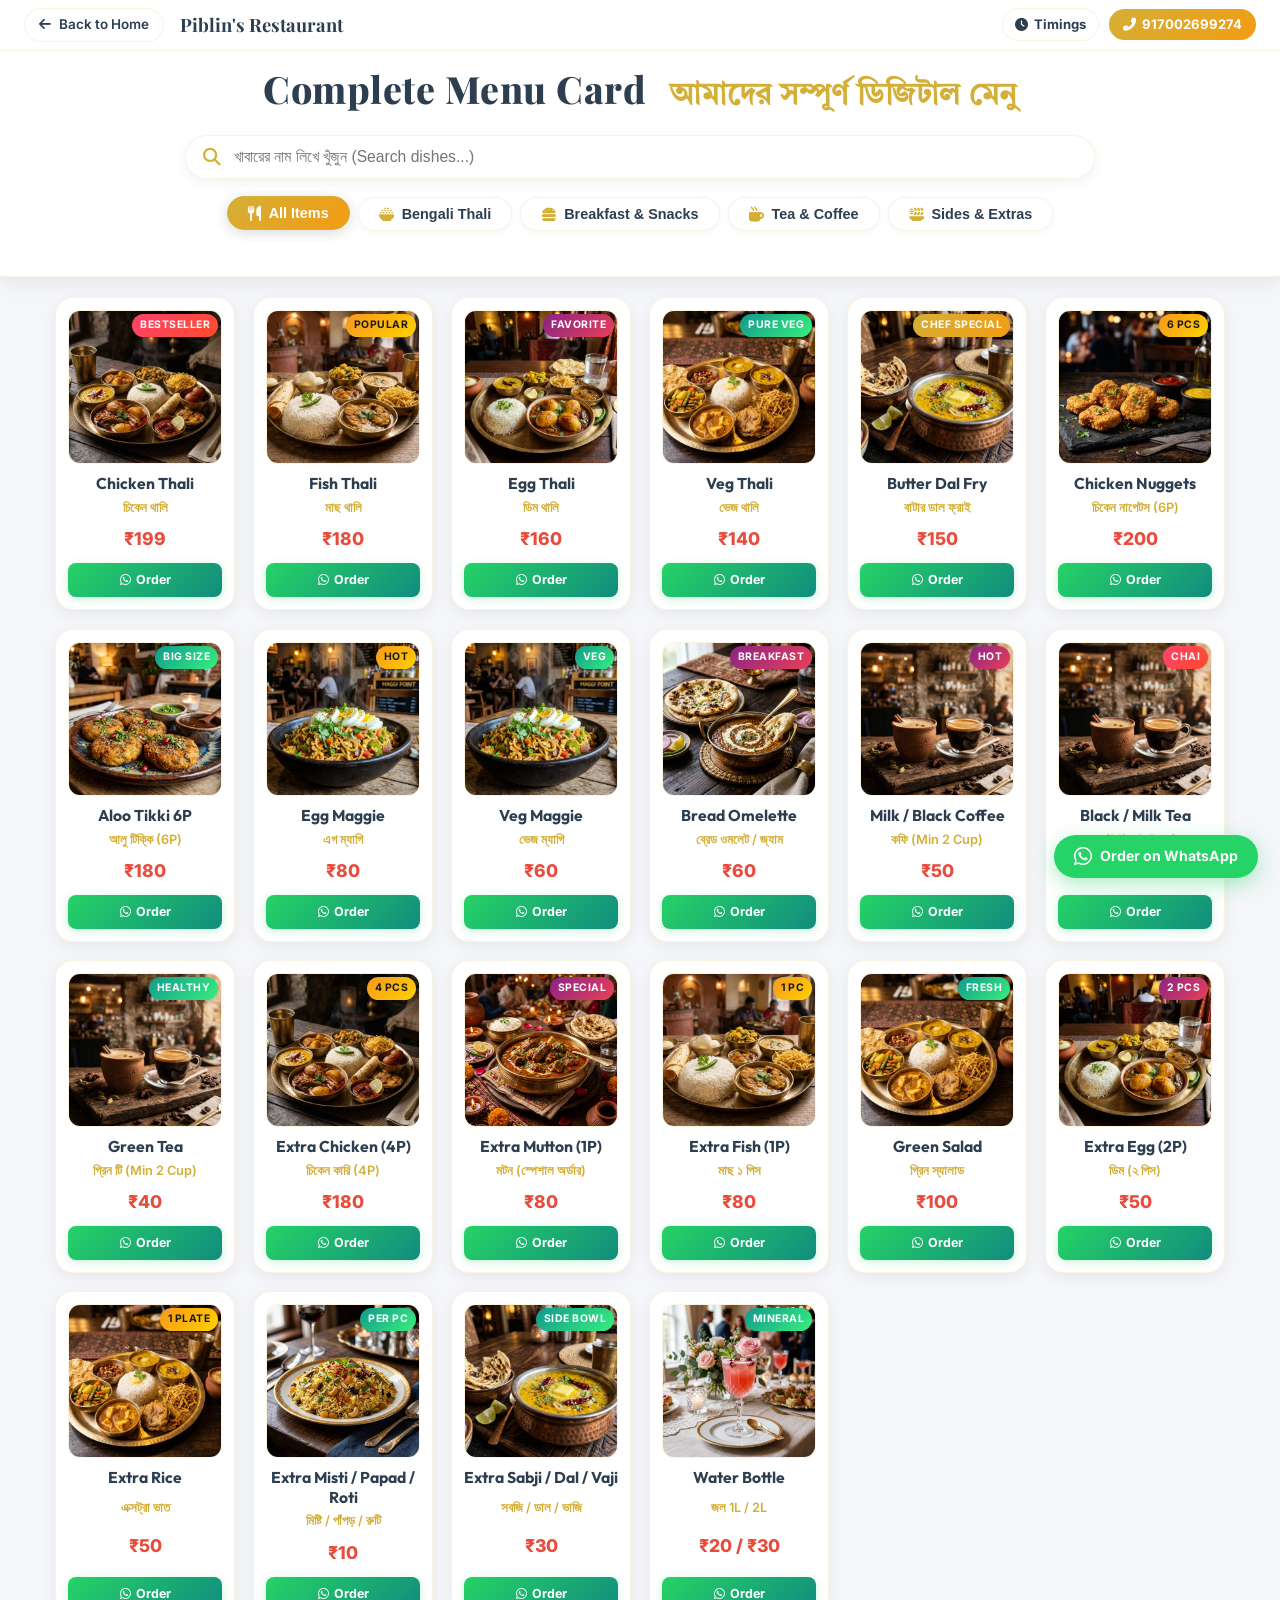
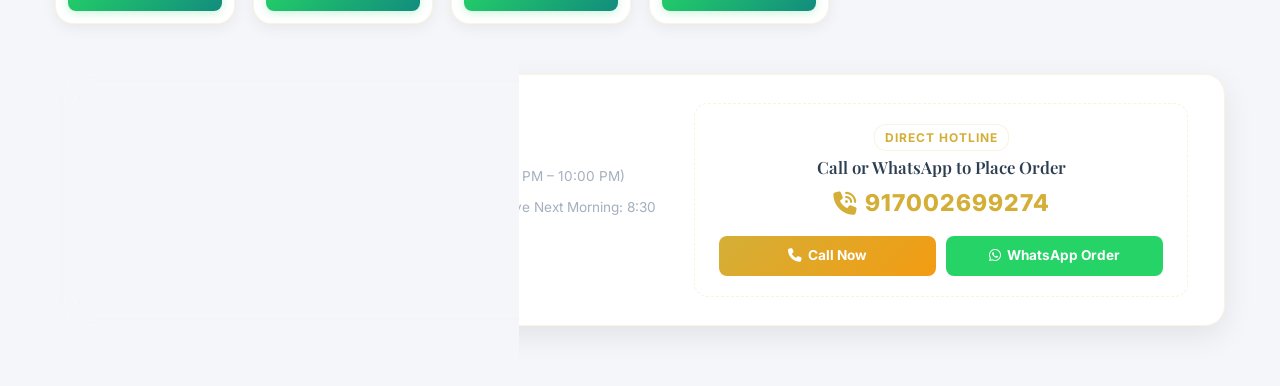
<file: menu.html>
﻿<!DOCTYPE html>
<html lang="bn">
<head>
    <meta charset="UTF-8">
    <meta name="viewport" content="width=device-width, initial-scale=1.0">
    <title>Full Menu Card | Piblin's Restaurant| সম্পূর্ণ মেনু</title>
    
    <!-- Meta Descriptions & SEO -->
    <meta name="description" content="Explore the full digital menu of Piblin's Restaurant. Bengali Thalis, Snacks, Tea, Coffee, Extras & Direct WhatsApp Ordering.">
    <meta name="theme-color" content="#c9a24b">
    
    <!-- Fonts -->
    <link rel="preconnect" href="https://fonts.googleapis.com">
    <link rel="preconnect" href="https://fonts.gstatic.com" crossorigin>
    <link href="https://fonts.googleapis.com/css2?family=Cinzel:wght@500;700;900&family=Inter:wght@300;400;500;600;700;800&family=Outfit:wght@400;500;600;700;800&family=Playfair+Display:ital,wght@0,600;0,700;0,900;1,600&family=Tiro+Bangla:ital@0;1&display=swap" rel="stylesheet">
    
    <!-- Font Awesome -->
    <link rel="stylesheet" href="https://cdnjs.cloudflare.com/ajax/libs/font-awesome/6.5.1/css/all.min.css">
    
    <!-- Main Style -->
    <link rel="stylesheet" href="styles.css">

    <style>
        /* Specific Styles for Compact Full Menu Page (LIGHT THEME) */
        .full-menu-page {
            background-color: var(--bg-deep);
            color: var(--text-primary);
            min-height: 100vh;
        }

        /* Sticky Top Header Container */
        .sticky-menu-top-container {
            position: sticky;
            top: 0;
            z-index: 1000;
            background: var(--bg-card);
            backdrop-filter: blur(20px);
            -webkit-backdrop-filter: blur(20px);
            border-bottom: 1.5px solid var(--glass-border);
            box-shadow: 0 4px 20px rgba(0, 0, 0, 0.08);
        }

        .full-menu-nav {
            padding: 8px 24px;
            display: flex;
            align-items: center;
            justify-content: space-between;
            border-bottom: 1px solid var(--glass-border);
        }

        .full-menu-nav-left {
            display: flex;
            align-items: center;
            gap: 16px;
        }

        .nav-back-btn {
            display: inline-flex;
            align-items: center;
            gap: 8px;
            background: var(--bg-dark);
            border: 1px solid var(--glass-border);
            color: var(--text-primary);
            padding: 5px 14px;
            border-radius: 25px;
            text-decoration: none;
            font-weight: 600;
            font-size: 0.84rem;
            transition: all 0.3s ease;
        }

        .nav-back-btn:hover {
            background: var(--accent-gold);
            color: #ffffff;
            border-color: var(--accent-gold);
            transform: translateX(-3px);
            box-shadow: 0 0 15px rgba(0, 0, 0, 0.15);
        }

        .full-menu-logo-title {
            font-family: 'Playfair Display', serif;
            font-size: 1.15rem;
            font-weight: 700;
            color: var(--text-primary);
        }

        .full-menu-logo-title span {
            color: var(--accent-gold);
        }

        .full-menu-nav-right {
            display: flex;
            align-items: center;
            gap: 10px;
        }

        .nav-timing-btn {
            display: inline-flex;
            align-items: center;
            gap: 6px;
            background: var(--bg-dark);
            border: 1px solid var(--glass-border);
            color: var(--text-primary);
            padding: 5px 12px;
            border-radius: 25px;
            text-decoration: none;
            font-weight: 700;
            font-size: 0.82rem;
            transition: all 0.3s ease;
        }

        .nav-timing-btn:hover {
            background: var(--accent-gold);
            color: #ffffff;
            border-color: var(--accent-gold);
            transform: translateY(-2px);
            box-shadow: 0 0 15px rgba(0, 0, 0, 0.15);
        }

        .nav-call-btn {
            display: inline-flex;
            align-items: center;
            gap: 6px;
            background: linear-gradient(135deg, var(--accent-gold), var(--accent-amber));
            color: #ffffff;
            padding: 5px 14px;
            border-radius: 25px;
            text-decoration: none;
            font-weight: 700;
            font-size: 0.82rem;
            transition: all 0.3s ease;
        }

        .nav-call-btn:hover {
            transform: translateY(-2px);
            box-shadow: 0 4px 15px rgba(0, 0, 0, 0.2);
        }

        /* Full Menu Hero Header */
        .full-menu-hero {
            text-align: center;
            padding: 14px 20px 10px;
            position: relative;
        }

        .full-menu-hero h1 {
            font-family: 'Playfair Display', serif;
            font-size: 2.35rem;
            font-weight: 800;
            color: var(--text-primary);
            margin-bottom: 0;
            line-height: 1.25;
            letter-spacing: 0.5px;
        }

        .full-menu-hero h1 .bengali-heading {
            color: var(--accent-gold);
            display: inline-block;
            font-size: 1.85rem;
            margin-left: 14px;
            font-family: 'Tiro Bangla', serif;
            font-weight: 700;
        }

        .full-menu-hero p {
            display: none;
        }

        /* Search & Filter Controls */
        .menu-control-bar {
            max-width: 950px;
            margin: 0 auto;
            padding: 10px 20px 15px;
        }

        .search-box-wrapper {
            position: relative;
            margin-bottom: 12px;
        }

        .search-box-wrapper input {
            width: 100%;
            background: var(--bg-card);
            border: 1.5px solid var(--glass-border);
            padding: 12px 20px 12px 48px;
            border-radius: 30px;
            color: var(--text-primary);
            font-size: 0.98rem;
            outline: none;
            transition: all 0.3s ease;
            box-shadow: 0 4px 14px rgba(0, 0, 0, 0.05);
        }

        .search-box-wrapper input:focus {
            border-color: var(--accent-gold);
            box-shadow: 0 0 18px rgba(0, 0, 0, 0.1);
            background: var(--bg-card);
        }

        .search-box-wrapper i {
            position: absolute;
            left: 18px;
            top: 50%;
            transform: translateY(-50%);
            color: var(--accent-gold);
            font-size: 1.1rem;
        }

        .menu-category-tabs {
            touch-action: pan-x pan-y;
            overscroll-behavior-x: contain;
            display: flex;
            justify-content: center;
            flex-wrap: wrap;
            gap: 10px;
            margin: 0;
        }

        .menu-tab-btn {
            background: var(--bg-card);
            border: 1.5px solid var(--glass-border);
            color: var(--text-secondary);
            padding: 8px 20px;
            border-radius: 25px;
            font-size: 0.9rem;
            font-weight: 600;
            cursor: pointer;
            backdrop-filter: blur(8px);
            transition: all 0.25s ease;
            display: inline-flex;
            align-items: center;
            gap: 8px;
            box-shadow: 0 2px 8px rgba(0, 0, 0, 0.04);
        }

        .menu-tab-btn i {
            color: var(--accent-gold);
            font-size: 0.95rem;
            transition: transform 0.3s ease;
        }

        .menu-tab-btn:hover {
            border-color: var(--accent-gold);
            color: var(--text-primary);
            background: var(--bg-card2, #f4f8f9);
            transform: translateY(-2px);
            box-shadow: 0 4px 15px rgba(0, 0, 0, 0.08);
        }

        .menu-tab-btn.active {
            background: linear-gradient(135deg, var(--accent-gold), var(--accent-amber));
            border-color: var(--accent-gold);
            color: #ffffff;
            box-shadow: 0 3px 14px rgba(0, 0, 0, 0.15);
            transform: translateY(-1px);
        }

        .menu-tab-btn.active i {
            color: #ffffff;
        }

        /* Compact Grid for Full Menu */
        .compact-menu-grid-container {
            max-width: 1200px;
            margin: 20px auto 50px;
            padding: 0 15px;
        }

        .compact-grid {
            display: grid;
            grid-template-columns: repeat(auto-fill, minmax(180px, 1fr));
            gap: 18px;
        }

        .compact-grid .food-menu-card {
            flex: initial;
            width: 100%;
            animation: floatMenuItem 4.5s ease-in-out infinite alternate;
        }

        .compact-grid .food-menu-card.hidden {
            display: none !important;
        }

        /* No Results Message */
        #no-results-msg {
            text-align: center;
            padding: 50px 20px;
            font-size: 1.1rem;
            color: var(--accent-gold);
            display: none;
            grid-column: 1 / -1;
        }

        /* Order Info Banner (Light Theme) */
        .order-info-banner {
            display: flex;
            align-items: stretch;
            justify-content: space-between;
            gap: 25px;
            padding: 28px 36px;
            border-radius: 20px;
            background: var(--bg-card);
            border: 1.5px solid var(--glass-border);
            box-shadow: 0 10px 30px rgba(0, 0, 0, 0.07);
        }

        .order-timing-card {
            display: flex;
            gap: 20px;
            flex: 1.3;
        }

        .timing-icon {
            width: 52px;
            height: 52px;
            border-radius: 14px;
            background: var(--bg-dark);
            border: 1px solid var(--glass-border);
            display: flex;
            align-items: center;
            justify-content: center;
            color: var(--accent-gold);
            font-size: 1.5rem;
            flex-shrink: 0;
        }

        .timing-details h4 {
            color: var(--text-primary);
            font-size: 1.15rem;
            margin-bottom: 10px;
            font-weight: 700;
        }

        .timing-details ul {
            list-style: none;
            padding: 0;
            margin: 0;
            display: flex;
            flex-direction: column;
            gap: 7px;
        }

        .timing-details li {
            font-size: 0.92rem;
            color: var(--text-secondary);
        }

        .timing-details li strong {
            color: var(--text-primary);
        }

        .timing-details .serve-time {
            color: var(--text-muted);
            font-size: 0.85rem;
        }

        .order-call-box {
            flex: 1;
            display: flex;
            flex-direction: column;
            align-items: center;
            justify-content: center;
            text-align: center;
            background: var(--bg-dark);
            padding: 20px 24px;
            border-radius: 14px;
            border: 1px dashed var(--glass-border);
        }

        .call-badge {
            background: var(--bg-card);
            color: var(--accent-gold);
            font-size: 0.75rem;
            font-weight: 700;
            text-transform: uppercase;
            letter-spacing: 1px;
            padding: 3px 10px;
            border-radius: 12px;
            margin-bottom: 6px;
            border: 1px solid var(--glass-border);
        }

        .order-call-box h3 {
            font-size: 1.05rem;
            color: var(--text-primary);
            margin-bottom: 8px;
            font-weight: 600;
        }

        .order-phone-link {
            font-size: 1.45rem;
            font-weight: 800;
            color: var(--accent-gold);
            text-decoration: none;
            letter-spacing: 1px;
            display: inline-flex;
            align-items: center;
            gap: 8px;
            margin-bottom: 14px;
            transition: transform 0.3s ease;
        }

        .order-phone-link:hover {
            transform: scale(1.05);
        }

        .quick-action-btns {
            display: flex;
            gap: 10px;
            width: 100%;
        }

        .direct-call-btn, .direct-wp-btn {
            flex: 1;
            padding: 9px 12px;
            border-radius: 8px;
            font-size: 0.85rem;
            font-weight: 700;
            text-decoration: none;
            display: inline-flex;
            align-items: center;
            justify-content: center;
            gap: 6px;
            transition: all 0.3s ease;
        }

        .direct-call-btn {
            background: linear-gradient(135deg, var(--accent-gold), var(--accent-amber));
            color: #ffffff;
        }

        .direct-call-btn:hover {
            transform: translateY(-2px);
            box-shadow: 0 4px 15px rgba(0, 0, 0, 0.2);
        }

        .direct-wp-btn {
            background: #25D366;
            color: #ffffff;
        }

        .direct-wp-btn:hover {
            background: #1ebc59;
            transform: translateY(-2px);
            box-shadow: 0 4px 15px rgba(37, 211, 102, 0.4);
        }

        /* Floating Order Quick Dial */
        .floating-order-btn {
            position: fixed;
            bottom: 22px;
            right: 22px;
            z-index: 999;
            display: flex;
            align-items: center;
            gap: 8px;
            background: #25D366;
            color: #ffffff;
            padding: 10px 20px;
            border-radius: 35px;
            text-decoration: none;
            font-weight: 700;
            font-size: 0.88rem;
            box-shadow: 0 6px 20px rgba(37, 211, 102, 0.4);
            transition: all 0.3s ease;
            animation: pulseOrderBtn 2.5s infinite;
        }

        .floating-order-btn:hover {
            background: #1ebc59;
            color: #ffffff;
            transform: scale(1.06);
            box-shadow: 0 8px 25px rgba(37, 211, 102, 0.6);
        }

        @keyframes pulseOrderBtn {
            0%, 100% { transform: scale(1); }
            50% { transform: scale(1.04); }
        }

        @media (max-width: 900px) {
            .order-info-banner {
                flex-direction: column;
                padding: 22px;
            }
            .order-timing-card {
                flex-direction: column;
                gap: 12px;
            }
        }

        @media (max-width: 600px) {
            .full-menu-nav {
                padding: 8px 12px;
            }
            .nav-back-btn span {
                display: none;
            }
            .full-menu-logo-title {
                font-size: 1.05rem;
            }
            .nav-timing-btn {
                padding: 4px 8px;
                font-size: 0.76rem;
            }
            .nav-timing-btn span {
                display: none;
            }
            .nav-call-btn {
                padding: 4px 10px;
                font-size: 0.76rem;
            }
            .full-menu-hero {
                padding: 10px 10px 4px;
            }
            .full-menu-hero h1 {
                font-size: 1.65rem;
            }
            .full-menu-hero h1 .bengali-heading {
                font-size: 1.35rem;
                display: block;
                margin-left: 0;
                margin-top: 4px;
            }
            .menu-control-bar {
                padding: 6px 12px 10px;
            }
            .search-box-wrapper {
                margin-bottom: 8px;
            }
            .search-box-wrapper input {
                padding: 9px 16px 9px 38px;
                font-size: 0.88rem;
                border-radius: 25px;
            }
            .search-box-wrapper i {
                left: 14px;
                font-size: 0.95rem;
            }
            .menu-category-tabs {
            touch-action: pan-x pan-y;
            overscroll-behavior-x: contain;
                gap: 6px;
                overflow-x: auto;
                flex-wrap: nowrap;
                justify-content: flex-start;
                padding-bottom: 4px;
                -webkit-overflow-scrolling: touch;
            }
            .menu-tab-btn {
                padding: 6px 14px;
                font-size: 0.8rem;
                border-radius: 20px;
                white-space: nowrap;
                flex-shrink: 0;
            }
            .compact-grid {
                grid-template-columns: repeat(2, 1fr);
                gap: 10px;
            }
            .compact-grid .food-menu-card {
                padding: 8px;
            }
            .food-title {
                font-size: 0.86rem;
            }
            .bengali-title {
                font-size: 0.72rem;
            }
            .food-price {
                font-size: 0.95rem;
            }
            .food-order-btn {
                padding: 5px 8px;
                font-size: 0.72rem;
            }
        }
    </style>
</head>
<body class="full-menu-page">

    <!-- Sticky Top Header (Navbar + Hero Title + Search Box + Filter Tabs) -->
    <div class="sticky-menu-top-container">
        <!-- Top Navigation Bar -->
        <nav class="full-menu-nav">
            <div class="full-menu-nav-left">
                <a href="index.html" class="nav-back-btn" title="Go back to Home Page">
                    <i class="fas fa-arrow-left"></i> <span>Back to Home</span>
                </a>
                <div class="full-menu-logo-title">Piblin's Restaurant</div>
            </div>
            <div class="full-menu-nav-right">
                <a href="#order-timings" class="nav-timing-btn" id="nav-timing-toggle-btn" title="Order Timings (অর্ডার সময়সূচী)">
                    <i class="fas fa-clock" id="nav-timing-icon"></i> <span id="nav-timing-text">Timings</span>
                </a>
                <a href="tel:917002699274" class="nav-call-btn">
                    <i class="fas fa-phone-alt"></i> <span>917002699274</span>
                </a>
            </div>
        </nav>

        <!-- Hero Header -->
        <header class="full-menu-hero">
            <h1>Complete Menu Card <span class="bengali-heading">আমাদের সম্পূর্ণ ডিজিটাল মেনু</span></h1>
        </header>

        <!-- Search Bar & Category Filter Tabs -->
        <div class="menu-control-bar">
            <div class="search-box-wrapper">
                <i class="fas fa-search"></i>
                <input type="text" id="menu-search-input" placeholder="খাবারের নাম লিখে খুঁজুন (Search dishes...)" autocomplete="off">
            </div>

            <div class="menu-category-tabs">
                <button class="menu-tab-btn active" data-category="all">
                    <i class="fas fa-utensils"></i> All Items
                </button>
                <button class="menu-tab-btn" data-category="thali">
                    <i class="fas fa-bowl-rice"></i> Bengali Thali
                </button>
                <button class="menu-tab-btn" data-category="snacks">
                    <i class="fas fa-burger"></i> Breakfast & Snacks
                </button>
                <button class="menu-tab-btn" data-category="beverages">
                    <i class="fas fa-mug-hot"></i> Tea & Coffee
                </button>
                <button class="menu-tab-btn" data-category="extras">
                    <i class="fas fa-plate-wheat"></i> Sides & Extras
                </button>
            </div>
        </div>
    </div>

    <!-- Compact Full Menu Grid -->
    <main class="compact-menu-grid-container">
        <div class="compact-grid" id="full-menu-grid">

            <!-- 1. Chicken Thali -->
            <div class="food-menu-card" data-category="thali" data-keywords="chicken thali murgi murgir mangsho rice dal sabji thali">
                <div class="food-card-badge bestseller">Bestseller</div>
                <div class="food-card-img-box">
                    <img src="assets/menu_chicken_thali.webp" alt="Chicken Thali" loading="lazy">
                </div>
                <div class="food-card-body">
                    <h3 class="food-title">Chicken Thali</h3>
                    <span class="bengali-title">চিকেন থালি</span>
                    <span class="food-price">₹199</span>
                    <a href="https://wa.me/917002699274?text==Hi%20Piblin's%20Restaurant,%20I%20want%20to%20order%20Chicken%20Thali%20(₹199)" target="_blank" class="food-order-btn">
                        <i class="fab fa-whatsapp"></i> Order
                    </a>
                </div>
            </div>

            <!-- 2. Fish Thali -->
            <div class="food-menu-card" data-category="thali" data-keywords="fish thali macher thali mach jhol rui katla rice dal thali">
                <div class="food-card-badge popular">Popular</div>
                <div class="food-card-img-box">
                    <img src="assets/menu_fish_thali.webp" alt="Fish Thali" loading="lazy">
                </div>
                <div class="food-card-body">
                    <h3 class="food-title">Fish Thali</h3>
                    <span class="bengali-title">মাছ থালি</span>
                    <span class="food-price">₹180</span>
                    <a href="https://wa.me/917002699274?text==Hi%20Piblin's%20Restaurant,%20I%20want%20to%20order%20Fish%20Thali%20(₹180)" target="_blank" class="food-order-btn">
                        <i class="fab fa-whatsapp"></i> Order
                    </a>
                </div>
            </div>

            <!-- 3. Egg Thali -->
            <div class="food-menu-card" data-category="thali" data-keywords="egg thali dimer thali dim kosha rice dal thali">
                <div class="food-card-badge special">Favorite</div>
                <div class="food-card-img-box">
                    <img src="assets/menu_egg_thali.webp" alt="Egg Thali" loading="lazy">
                </div>
                <div class="food-card-body">
                    <h3 class="food-title">Egg Thali</h3>
                    <span class="bengali-title">ডিম থালি</span>
                    <span class="food-price">₹160</span>
                    <a href="https://wa.me/917002699274?text==Hi%20Piblin's%20Restaurant,%20I%20want%20to%20order%20Egg%20Thali%20(₹160)" target="_blank" class="food-order-btn">
                        <i class="fab fa-whatsapp"></i> Order
                    </a>
                </div>
            </div>

            <!-- 4. Veg Thali -->
            <div class="food-menu-card" data-category="thali" data-keywords="veg thali niramish thali paneer dal sabji rice mishti doi">
                <div class="food-card-badge pure-veg">Pure Veg</div>
                <div class="food-card-img-box">
                    <img src="assets/menu_veg_thali.webp" alt="Veg Thali" loading="lazy">
                </div>
                <div class="food-card-body">
                    <h3 class="food-title">Veg Thali</h3>
                    <span class="bengali-title">ভেজ থালি</span>
                    <span class="food-price">₹140</span>
                    <a href="https://wa.me/917002699274?text==Hi%20Piblin's%20Restaurant,%20I%20want%20to%20order%20Veg%20Thali%20(₹140)" target="_blank" class="food-order-btn">
                        <i class="fab fa-whatsapp"></i> Order
                    </a>
                </div>
            </div>

            <!-- 5. Butter Dal Fry -->
            <div class="food-menu-card" data-category="extras" data-keywords="butter dal fry yellow dal tadka veg">
                <div class="food-card-badge chef">Chef Special</div>
                <div class="food-card-img-box">
                    <img src="assets/menu_butter_dal_fry.webp" alt="Butter Dal Fry" loading="lazy">
                </div>
                <div class="food-card-body">
                    <h3 class="food-title">Butter Dal Fry</h3>
                    <span class="bengali-title">বাটার ডাল ফ্রাই</span>
                    <span class="food-price">₹150</span>
                    <a href="https://wa.me/917002699274?text==Hi%20Piblin's%20Restaurant,%20I%20want%20to%20order%20Butter%20Dal%20Fry%20(₹150)" target="_blank" class="food-order-btn">
                        <i class="fab fa-whatsapp"></i> Order
                    </a>
                </div>
            </div>

            <!-- 6. Chicken Nuggets (6P) -->
            <div class="food-menu-card" data-category="snacks" data-keywords="chicken nuggets 6p fried snacks non-veg">
                <div class="food-card-badge popular">6 Pcs</div>
                <div class="food-card-img-box">
                    <img src="assets/menu_chicken_nuggets.webp" alt="Chicken Nuggets" loading="lazy">
                </div>
                <div class="food-card-body">
                    <h3 class="food-title">Chicken Nuggets</h3>
                    <span class="bengali-title">চিকেন নাগেটস (6P)</span>
                    <span class="food-price">₹200</span>
                    <a href="https://wa.me/917002699274?text==Hi%20Piblin's%20Restaurant,%20I%20want%20to%20order%20Chicken%20Nuggets%20(₹200)" target="_blank" class="food-order-btn">
                        <i class="fab fa-whatsapp"></i> Order
                    </a>
                </div>
            </div>

            <!-- 7. Aloo Tikki Big Size (6P) -->
            <div class="food-menu-card" data-category="snacks" data-keywords="aloo tikki potato cutlet snacks big size veg">
                <div class="food-card-badge pure-veg">Big Size</div>
                <div class="food-card-img-box">
                    <img src="assets/menu_aloo_tikki.webp" alt="Aloo Tikki Big Size" loading="lazy">
                </div>
                <div class="food-card-body">
                    <h3 class="food-title">Aloo Tikki 6P</h3>
                    <span class="bengali-title">আলু টিক্কি (6P)</span>
                    <span class="food-price">₹180</span>
                    <a href="https://wa.me/917002699274?text==Hi%20Piblin's%20Restaurant,%20I%20want%20to%20order%20Aloo%20Tikki%20(₹180)" target="_blank" class="food-order-btn">
                        <i class="fab fa-whatsapp"></i> Order
                    </a>
                </div>
            </div>

            <!-- 8. Egg Maggie -->
            <div class="food-menu-card" data-category="snacks" data-keywords="egg maggie noodles masala snacks">
                <div class="food-card-badge popular">Hot</div>
                <div class="food-card-img-box">
                    <img src="assets/menu_egg_maggie.webp" alt="Egg Maggie" loading="lazy">
                </div>
                <div class="food-card-body">
                    <h3 class="food-title">Egg Maggie</h3>
                    <span class="bengali-title">এগ ম্যাগি</span>
                    <span class="food-price">₹80</span>
                    <a href="https://wa.me/917002699274?text==Hi%20Piblin's%20Restaurant,%20I%20want%20to%20order%20Egg%20Maggie%20(₹80)" target="_blank" class="food-order-btn">
                        <i class="fab fa-whatsapp"></i> Order
                    </a>
                </div>
            </div>

            <!-- 9. Veg Maggie -->
            <div class="food-menu-card" data-category="snacks" data-keywords="veg maggie masala noodles snacks vegetarian">
                <div class="food-card-badge pure-veg">Veg</div>
                <div class="food-card-img-box">
                    <img src="assets/menu_egg_maggie.webp" alt="Veg Maggie" loading="lazy">
                </div>
                <div class="food-card-body">
                    <h3 class="food-title">Veg Maggie</h3>
                    <span class="bengali-title">ভেজ ম্যাগি</span>
                    <span class="food-price">₹60</span>
                    <a href="https://wa.me/917002699274?text==Hi%20Piblin's%20Restaurant,%20I%20want%20to%20order%20Veg%20Maggie%20(₹60)" target="_blank" class="food-order-btn">
                        <i class="fab fa-whatsapp"></i> Order
                    </a>
                </div>
            </div>

            <!-- 10. Bread Omelette / Jam / Butter -->
            <div class="food-menu-card" data-category="snacks" data-keywords="bread omelette jam butter breakfast toast egg">
                <div class="food-card-badge special">Breakfast</div>
                <div class="food-card-img-box">
                    <img src="assets/menu6.webp" alt="Bread Omelette Jam Butter" loading="lazy">
                </div>
                <div class="food-card-body">
                    <h3 class="food-title">Bread Omelette</h3>
                    <span class="bengali-title">ব্রেড ওমলেট / জ্যাম</span>
                    <span class="food-price">₹60</span>
                    <a href="https://wa.me/917002699274?text==Hi%20Piblin's%20Restaurant,%20I%20want%20to%20order%20Bread%20Omelette%20(₹60)" target="_blank" class="food-order-btn">
                        <i class="fab fa-whatsapp"></i> Order
                    </a>
                </div>
            </div>

            <!-- 11. Milk / Black Coffee -->
            <div class="food-menu-card" data-category="beverages" data-keywords="coffee milk coffee black coffee hot drink beverages espresso">
                <div class="food-card-badge special">Hot</div>
                <div class="food-card-img-box">
                    <img src="assets/menu_tea_coffee.webp" alt="Milk and Black Coffee" loading="lazy">
                </div>
                <div class="food-card-body">
                    <h3 class="food-title">Milk / Black Coffee</h3>
                    <span class="bengali-title">কফি (Min 2 Cup)</span>
                    <span class="food-price">₹50</span>
                    <a href="https://wa.me/917002699274?text==Hi%20Piblin's%20Restaurant,%20I%20want%20to%20order%20Coffee" target="_blank" class="food-order-btn">
                        <i class="fab fa-whatsapp"></i> Order
                    </a>
                </div>
            </div>

            <!-- 12. Black / Milk Tea -->
            <div class="food-menu-card" data-category="beverages" data-keywords="tea chai milk tea black tea masala chai beverage">
                <div class="food-card-badge bestseller">Chai</div>
                <div class="food-card-img-box">
                    <img src="assets/menu_tea_coffee.webp" alt="Black and Milk Tea" loading="lazy">
                </div>
                <div class="food-card-body">
                    <h3 class="food-title">Black / Milk Tea</h3>
                    <span class="bengali-title">চা (Min 2 Cup)</span>
                    <span class="food-price">₹25</span>
                    <a href="https://wa.me/917002699274?text==Hi%20Piblin's%20Restaurant,%20I%20want%20to%20order%20Tea" target="_blank" class="food-order-btn">
                        <i class="fab fa-whatsapp"></i> Order
                    </a>
                </div>
            </div>

            <!-- 13. Green Tea -->
            <div class="food-menu-card" data-category="beverages" data-keywords="green tea healthy detox hot beverage">
                <div class="food-card-badge pure-veg">Healthy</div>
                <div class="food-card-img-box">
                    <img src="assets/menu_tea_coffee.webp" alt="Green Tea" loading="lazy">
                </div>
                <div class="food-card-body">
                    <h3 class="food-title">Green Tea</h3>
                    <span class="bengali-title">গ্রিন টি (Min 2 Cup)</span>
                    <span class="food-price">₹40</span>
                    <a href="https://wa.me/917002699274?text==Hi%20Piblin's%20Restaurant,%20I%20want%20to%20order%20Green%20Tea" target="_blank" class="food-order-btn">
                        <i class="fab fa-whatsapp"></i> Order
                    </a>
                </div>
            </div>

            <!-- 14. Extra Chicken (4P) -->
            <div class="food-menu-card" data-category="extras" data-keywords="extra chicken 4p murgir mangsho chicken curry side non-veg">
                <div class="food-card-badge popular">4 Pcs</div>
                <div class="food-card-img-box">
                    <img src="assets/menu_chicken_thali.webp" alt="Extra Chicken 4P" loading="lazy">
                </div>
                <div class="food-card-body">
                    <h3 class="food-title">Extra Chicken (4P)</h3>
                    <span class="bengali-title">চিকেন কারি (4P)</span>
                    <span class="food-price">₹180</span>
                    <a href="https://wa.me/917002699274?text==Hi%20Piblin's%20Restaurant,%20I%20want%20to%20order%20Extra%20Chicken%204P%20(₹180)" target="_blank" class="food-order-btn">
                        <i class="fab fa-whatsapp"></i> Order
                    </a>
                </div>
            </div>

            <!-- 15. Extra Mutton (1P - Special Order) -->
            <div class="food-menu-card" data-category="extras" data-keywords="extra mutton 1p khasi mangsho mutton kosha special non-veg">
                <div class="food-card-badge special">Special</div>
                <div class="food-card-img-box">
                    <img src="assets/menu3.webp" alt="Extra Mutton 1P" loading="lazy">
                </div>
                <div class="food-card-body">
                    <h3 class="food-title">Extra Mutton (1P)</h3>
                    <span class="bengali-title">মটন (স্পেশাল অর্ডার)</span>
                    <span class="food-price">₹80</span>
                    <a href="https://wa.me/917002699274?text==Hi%20Piblin's%20Restaurant,%20I%20want%20to%20order%20Extra%20Mutton%20(₹80)" target="_blank" class="food-order-btn">
                        <i class="fab fa-whatsapp"></i> Order
                    </a>
                </div>
            </div>

            <!-- 16. Extra Fish (1P) -->
            <div class="food-menu-card" data-category="extras" data-keywords="extra fish 1p macher jhol rui katla side non-veg">
                <div class="food-card-badge popular">1 Pc</div>
                <div class="food-card-img-box">
                    <img src="assets/menu_fish_thali.webp" alt="Extra Fish 1P" loading="lazy">
                </div>
                <div class="food-card-body">
                    <h3 class="food-title">Extra Fish (1P)</h3>
                    <span class="bengali-title">মাছ ১ পিস</span>
                    <span class="food-price">₹80</span>
                    <a href="https://wa.me/917002699274?text==Hi%20Piblin's%20Restaurant,%20I%20want%20to%20order%20Extra%20Fish%20(₹80)" target="_blank" class="food-order-btn">
                        <i class="fab fa-whatsapp"></i> Order
                    </a>
                </div>
            </div>

            <!-- 17. Green Salad -->
            <div class="food-menu-card" data-category="extras" data-keywords="green salad cucumber tomato onion lemon salad veg">
                <div class="food-card-badge pure-veg">Fresh</div>
                <div class="food-card-img-box">
                    <img src="assets/menu_veg_thali.webp" alt="Green Salad" loading="lazy">
                </div>
                <div class="food-card-body">
                    <h3 class="food-title">Green Salad</h3>
                    <span class="bengali-title">গ্রিন স্যালাড</span>
                    <span class="food-price">₹100</span>
                    <a href="https://wa.me/917002699274?text==Hi%20Piblin's%20Restaurant,%20I%20want%20to%20order%20Green%20Salad%20(₹100)" target="_blank" class="food-order-btn">
                        <i class="fab fa-whatsapp"></i> Order
                    </a>
                </div>
            </div>

            <!-- 18. Extra Egg (2P) -->
            <div class="food-menu-card" data-category="extras" data-keywords="extra egg 2p dim egg curry side non-veg">
                <div class="food-card-badge special">2 Pcs</div>
                <div class="food-card-img-box">
                    <img src="assets/menu_egg_thali.webp" alt="Extra Egg 2P" loading="lazy">
                </div>
                <div class="food-card-body">
                    <h3 class="food-title">Extra Egg (2P)</h3>
                    <span class="bengali-title">ডিম (২ পিস)</span>
                    <span class="food-price">₹50</span>
                    <a href="https://wa.me/917002699274?text==Hi%20Piblin's%20Restaurant,%20I%20want%20to%20order%20Extra%20Egg%202P%20(₹50)" target="_blank" class="food-order-btn">
                        <i class="fab fa-whatsapp"></i> Order
                    </a>
                </div>
            </div>

            <!-- 19. Extra Rice -->
            <div class="food-menu-card" data-category="extras" data-keywords="extra rice bhat rice portion veg side">
                <div class="food-card-badge popular">1 Plate</div>
                <div class="food-card-img-box">
                    <img src="assets/menu_veg_thali.webp" alt="Extra Rice" loading="lazy">
                </div>
                <div class="food-card-body">
                    <h3 class="food-title">Extra Rice</h3>
                    <span class="bengali-title">এক্সট্রা ভাত</span>
                    <span class="food-price">₹50</span>
                    <a href="https://wa.me/917002699274?text==Hi%20Piblin's%20Restaurant,%20I%20want%20to%20order%20Extra%20Rice%20(₹50)" target="_blank" class="food-order-btn">
                        <i class="fab fa-whatsapp"></i> Order
                    </a>
                </div>
            </div>

            <!-- 20. Extra Misti / Papad / Roti -->
            <div class="food-menu-card" data-category="extras" data-keywords="extra misti papad roti sweet flatbread side">
                <div class="food-card-badge pure-veg">Per Pc</div>
                <div class="food-card-img-box">
                    <img src="assets/menu2.webp" alt="Extra Misti Papad Roti" loading="lazy">
                </div>
                <div class="food-card-body">
                    <h3 class="food-title">Extra Misti / Papad / Roti</h3>
                    <span class="bengali-title">মিষ্টি / পাঁপড় / রুটি</span>
                    <span class="food-price">₹10</span>
                    <a href="https://wa.me/917002699274?text==Hi%20Piblin's%20Restaurant,%20I%20want%20to%20order%20Extra%20Misti%20Papad%20Roti%20(₹10)" target="_blank" class="food-order-btn">
                        <i class="fab fa-whatsapp"></i> Order
                    </a>
                </div>
            </div>

            <!-- 21. Extra Sabji / Dal / Vaji -->
            <div class="food-menu-card" data-category="extras" data-keywords="extra sabji dal vaji butter dal fry veg side">
                <div class="food-card-badge pure-veg">Side Bowl</div>
                <div class="food-card-img-box">
                    <img src="assets/menu_butter_dal_fry.webp" alt="Extra Sabji Dal Vaji" loading="lazy">
                </div>
                <div class="food-card-body">
                    <h3 class="food-title">Extra Sabji / Dal / Vaji</h3>
                    <span class="bengali-title">সবজি / ডাল / ভাজি</span>
                    <span class="food-price">₹30</span>
                    <a href="https://wa.me/917002699274?text==Hi%20Piblin's%20Restaurant,%20I%20want%20to%20order%20Extra%20Sabji%20Dal%20Vaji%20(₹30)" target="_blank" class="food-order-btn">
                        <i class="fab fa-whatsapp"></i> Order
                    </a>
                </div>
            </div>

            <!-- 20. Packaged Water Bottle (1L / 2L) -->
            <div class="food-menu-card" data-category="beverages" data-keywords="water bottle 1l 2l mineral water drink">
                <div class="food-card-badge pure-veg">Mineral</div>
                <div class="food-card-img-box">
                    <img src="assets/menu5.webp" alt="Packaged Water Bottle" loading="lazy">
                </div>
                <div class="food-card-body">
                    <h3 class="food-title">Water Bottle</h3>
                    <span class="bengali-title">জল 1L / 2L</span>
                    <span class="food-price">₹20 / ₹30</span>
                    <a href="https://wa.me/917002699274?text==Hi%20Piblin's%20Restaurant,%20I%20want%20to%20order%20Water%20Bottle" target="_blank" class="food-order-btn">
                        <i class="fab fa-whatsapp"></i> Order
                    </a>
                </div>
            </div>

        </div>

        <!-- No Results Fallback -->
        <div id="no-results-msg">
            <i class="fas fa-search" style="font-size: 2.5rem; margin-bottom: 12px; display: block;"></i>
            <p>আপনার খোঁজা অনুযায়ী কোনো খাবার পাওয়া যায়নি। অন্য কিছু লিখে খুঁজুন।</p>
        </div>
    </main>

    <!-- Order Timings Banner -->
    <div id="order-timings" style="max-width: 1200px; margin: 0 auto 60px; padding: 0 15px; scroll-margin-top: 170px;">
        <div class="order-info-banner glassmorphism">
            <div class="order-timing-card">
                <div class="timing-icon"><i class="fas fa-clock"></i></div>
                <div class="timing-details">
                    <h4>⏰ Order Timings (অর্ডার সময়সূচী)</h4>
                    <ul>
                        <li><strong>☀️ Lunch:</strong> Any Time You're Hungry!</li>
                        <li><strong>🌙 Dinner:</strong> Order 05:00 PM – 06:30 PM <span class="serve-time">(Serve: 9:30 PM – 10:00 PM)</span></li>
                        <li><strong>🌅 Breakfast:</strong> Pre-order 09:00 PM – 10:00 PM <span class="serve-time">(Serve Next Morning: 8:30 AM)</span></li>
                    </ul>
                </div>
            </div>
            
            <div class="order-call-box">
                <div class="call-badge">Direct Hotline</div>
                <h3>Call or WhatsApp to Place Order</h3>
                <a href="tel:917002699274" class="order-phone-link">
                    <i class="fas fa-phone-volume"></i> 917002699274
                </a>
                <div class="quick-action-btns">
                    <a href="tel:917002699274" class="direct-call-btn">
                        <i class="fas fa-phone"></i> Call Now
                    </a>
                    <a href="https://wa.me/917002699274?text==Hello%20Piblin's%20Restaurant,%20I%20want%20to%20place%20an%20order!" target="_blank" class="direct-wp-btn">
                        <i class="fab fa-whatsapp"></i> WhatsApp Order
                    </a>
                </div>
            </div>
        </div>
    </div>

    <!-- Floating Direct WhatsApp Button -->
    <a href="https://wa.me/917002699274?text==Hello%20Piblin's%20Restaurant,%20I%20want%20to%20order%20food!" target="_blank" class="floating-order-btn" title="Direct WhatsApp Order">
        <i class="fab fa-whatsapp" style="font-size: 1.3rem;"></i> <span>Order on WhatsApp</span>
    </a>

    <!-- JavaScript for Live Search & Category Filtering -->
    <script>
        document.addEventListener('DOMContentLoaded', () => {
            const searchInput = document.getElementById('menu-search-input');
            const categoryTabs = document.querySelectorAll('.menu-tab-btn');
            const foodCards = document.querySelectorAll('.food-menu-card');
            const noResultsMsg = document.getElementById('no-results-msg');

            let activeCategory = 'all';

            function filterMenu() {
                const query = searchInput.value.toLowerCase().trim();
                let visibleCount = 0;

                foodCards.forEach(card => {
                    const cardCategory = card.getAttribute('data-category');
                    const keywords = (card.getAttribute('data-keywords') || '') + ' ' + card.innerText.toLowerCase();

                    const matchesCategory = (activeCategory === 'all' || cardCategory === activeCategory);
                    const matchesSearch = query === '' || keywords.includes(query);

                    if (matchesCategory && matchesSearch) {
                        card.classList.remove('hidden');
                        visibleCount++;
                    } else {
                        card.classList.add('hidden');
                    }
                });

                if (visibleCount === 0) {
                    noResultsMsg.style.display = 'block';
                } else {
                    noResultsMsg.style.display = 'none';
                }
            }

            // Category Tab Clicks
            categoryTabs.forEach(tab => {
                tab.addEventListener('click', () => {
                    categoryTabs.forEach(t => t.classList.remove('active'));
                    tab.classList.add('active');
                    activeCategory = tab.getAttribute('data-category');
                    const tabsContainer = tab.closest('.menu-category-tabs');
                    if (tabsContainer) {
                        const targetScroll = tab.offsetLeft - (tabsContainer.clientWidth / 2) + (tab.offsetWidth / 2);
                        tabsContainer.scrollTo({ left: targetScroll, behavior: 'smooth' });
                    }
                    filterMenu();
                });
            });

            // Search Input Live Filter
            searchInput.addEventListener('input', () => {
                filterMenu();
            });

            // ============================================================
            // TWO-WAY TOGGLE SCROLL (Click to go to Timings, Click again to go to Top)
            // ============================================================
            const timingToggleBtn = document.getElementById('nav-timing-toggle-btn');
            const timingIcon = document.getElementById('nav-timing-icon');
            const timingText = document.getElementById('nav-timing-text');
            const orderTimingsSection = document.getElementById('order-timings');

            function isNearTimingsSection() {
                if (!orderTimingsSection) return false;
                const rect = orderTimingsSection.getBoundingClientRect();
                return rect.top <= window.innerHeight * 0.75;
            }

            if (timingToggleBtn && orderTimingsSection) {
                timingToggleBtn.addEventListener('click', (e) => {
                    e.preventDefault();
                    if (isNearTimingsSection()) {
                        // If already at Timings section -> Smoothly scroll back to TOP
                        window.scrollTo({ top: 0, behavior: 'smooth' });
                    } else {
                        // Smoothly scroll DOWN to Order Timings section
                        orderTimingsSection.scrollIntoView({ behavior: 'smooth', block: 'start' });
                    }
                });

                // Dynamically update button icon/text when user scrolls near timings
                window.addEventListener('scroll', () => {
                    if (isNearTimingsSection()) {
                        timingToggleBtn.classList.add('at-bottom');
                        if (timingIcon) timingIcon.className = 'fas fa-arrow-up';
                        if (timingText) timingText.innerText = 'Top';
                        timingToggleBtn.title = 'Scroll back to Top (উপরে ফিরে যান)';
                    } else {
                        timingToggleBtn.classList.remove('at-bottom');
                        if (timingIcon) timingIcon.className = 'fas fa-clock';
                        if (timingText) timingText.innerText = 'Timings';
                        timingToggleBtn.title = 'Order Timings (অর্ডার সময়সূচী)';
                    }
                }, { passive: true });
            }
        });
    </script>
</body>
</html>
</file>
<file: styles.css>
﻿/* ============================================================
   PIBLIN'S RESTAURANT — Premium Modern Theme
   ============================================================ */

@import url('https://fonts.googleapis.com/css2?family=Playfair+Display:wght@400;600;700;800&family=Outfit:wght@300;400;600;800&family=Inter:wght@300;400;500;600&display=swap');

/* ---- CSS Variables ---- */
:root {
    --bg-deep:       #f4f6f9;
    --bg-dark:       #ffffff;
    --bg-card:       #ffffff;
    --bg-card2:      #faf8f5;
    --accent-gold:   #d4af37; /* Elegant Classic Gold */
    --accent-amber:  #f39c12;
    --accent-light:  #f1c40f;
    --accent-red:    #e74c3c;
    --accent-warm:   #e67e22;
    --text-primary:  #2c3e50;
    --text-secondary:#57606f;
    --text-muted:    #a4b0be;
    --glass-bg:      rgba(255, 255, 255, 0.75);
    --glass-border:  rgba(212, 175, 55, 0.15);
    --glass-shadow:  0 8px 32px rgba(44, 62, 80, 0.05);
    --glow-gold:     0 0 25px rgba(212, 175, 55, 0.18);
    --radius-sm:     8px;
    --radius-md:     16px;
    --radius-lg:     24px;
    --transition:    all 0.4s cubic-bezier(0.4, 0, 0.2, 1);
}

/* ---- Reset ---- */
*, *::before, *::after {
    margin: 0;
    padding: 0;
    box-sizing: border-box;
}

html {
    scroll-behavior: smooth;
}

body {
    font-family: 'Inter', sans-serif;
    background-color: var(--bg-deep);
    color: var(--text-primary);
    overflow-x: hidden;
    line-height: 1.6;
}

body.no-scroll {
    overflow-y: hidden !important;
}

h1, h2, h3, h4 {
    font-family: 'Playfair Display', 'Tiro Bangla', serif;
    line-height: 1.2;
}

/* ---- Custom Scrollbar ---- */
::-webkit-scrollbar          { width: 6px; }
::-webkit-scrollbar-track    { background: var(--bg-deep); }
::-webkit-scrollbar-thumb    { background: var(--accent-gold); border-radius: 3px; }
::-webkit-scrollbar-thumb:hover { background: var(--accent-amber); }

/* ============================================================
   NAVBAR
   ============================================================ */
.navbar {
    position: sticky;
    top: 0;
    margin: 0;
    width: 100%;
    padding: 0 5%;
    height: 72px;
    border-radius: 0;
    display: flex;
    justify-content: space-between;
    align-items: center;
    background: rgba(15, 16, 20, 0.92);
    backdrop-filter: blur(20px);
    -webkit-backdrop-filter: blur(20px);
    z-index: 1000;
    border-bottom: 1px solid rgba(0, 255, 204, 0.2);
    box-shadow: 0 4px 30px rgba(0, 0, 0, 0.5);
    transition: var(--transition);
}

.navbar-scrolled {
    height: 62px;
    background: rgba(15, 16, 20, 0.97);
    border-bottom-color: rgba(0, 255, 204, 0.35);
    box-shadow: 0 8px 40px rgba(0, 0, 0, 0.7), var(--glow-gold);
}

.logo-container {
    display: flex;
    align-items: center;
    gap: 2px; /* Set gap to almost zero to align right next to logo image */
}

.logo-brand-img {
    height: 52px;
    width: auto;
    object-fit: contain;
    transition: var(--transition);
}

.logo-brand-img:hover {
    transform: scale(1.04);
}

.logo-text-wrapper {
    display: flex;
    align-items: center;
    position: relative;
    padding-left: 0px; /* Removed padding entirely to start text immediately */
    /* no overflow: hidden so football can roll across the whole screen */
}

.animated-football-header {
    position: absolute;
    left: -52px;
    width: 48px;
    height: 48px;
    top: 50%;
    margin-top: -24px;
    display: inline-block;
    z-index: 10;
    animation: footballRollAcross 14s linear infinite;
    will-change: left, transform, opacity;
    pointer-events: none;
}

.animated-football-header svg,
.animated-football-header img {
    width: 100%;
    height: 100%;
}

.logo-text {
    font-size: 1.5rem;
    font-weight: 800;
    letter-spacing: 1px;
    background: linear-gradient(90deg, var(--accent-gold), var(--accent-red));
    -webkit-background-clip: text;
    -webkit-text-fill-color: transparent;
    font-family: 'Outfit', sans-serif;
    display: inline-block;
    white-space: nowrap;
    overflow: hidden;
    clip-path: inset(0 100% 0 0);
    opacity: 0;
    animation: revealTextWipe 14s linear infinite;
    will-change: clip-path, opacity;
}

.nav-links {
    display: flex;
    flex-direction: column;
    position: absolute;
    top: 100%;
    right: 5%; /* Align with padding of navbar actions */
    width: 210px;
    height: auto;
    background: rgba(15, 16, 20, 0.97);
    backdrop-filter: blur(20px);
    -webkit-backdrop-filter: blur(20px);
    border: 1px solid rgba(0, 255, 204, 0.2);
    border-radius: 0 0 var(--radius-md) var(--radius-md);
    padding: 1.5rem 0;
    gap: 0.25rem;
    box-shadow: 0 15px 40px rgba(0, 0, 0, 0.6);
    opacity: 0;
    transform: translateY(-8px);
    pointer-events: none;
    transition: all 0.3s cubic-bezier(0.165, 0.84, 0.44, 1);
    align-items: center;
    list-style: none;
    z-index: 1000;
}

.nav-links.nav-active {
    opacity: 1;
    transform: translateY(0);
    pointer-events: auto;
}

.nav-links a {
    text-decoration: none;
    color: var(--text-secondary);
    font-weight: 500;
    font-size: 0.95rem;
    letter-spacing: 0.5px;
    text-transform: uppercase;
    padding: 0.65rem 1.4rem;
    border-radius: var(--radius-sm);
    transition: var(--transition);
    position: relative;
    display: block;
    width: 100%;
    text-align: center;
}

.nav-links a::after {
    content: '';
    position: absolute;
    bottom: 2px;
    left: 50%;
    transform: translateX(-50%);
    width: 0;
    height: 1.5px;
    background: var(--accent-gold);
    border-radius: 2px;
    transition: width 0.3s ease;
}

.nav-links a:hover {
    color: var(--accent-light);
}

.nav-links a:hover::after {
    width: 60%;
}

.navbar-actions {
    display: flex;
    align-items: center;
    gap: 0.35rem;
}
.dripza-btn-nav {
    background: transparent !important;
    border: none !important;
    width: 38px;
    height: 38px;
    cursor: pointer;
    display: flex;
    align-items: center;
    justify-content: center;
    padding: 0;
    overflow: visible;
    position: relative;
    box-shadow: none !important;
    transition: transform 0.3s ease;
}

.dripza-btn-nav:hover {
    background: transparent !important;
    box-shadow: none !important;
    transform: translateY(-2px);
}

.dripza-nav-icon {
    width: 100%;
    height: 100%;
    object-fit: contain;
    animation: dripzaBreathing 3.5s infinite ease-in-out;
    transition: filter 0.4s ease, transform 0.8s cubic-bezier(0.34, 1.56, 0.64, 1);
}

.dripza-btn-nav:hover .dripza-nav-icon {
    transform: scale(1.15) rotate(360deg);
    filter: drop-shadow(0 0 10px rgba(0, 255, 204, 0.9));
}

@keyframes dripzaBreathing {
    0%, 100% {
        transform: scale(1);
        filter: drop-shadow(0 0 2px rgba(0, 255, 204, 0.25));
    }
    50% {
        transform: scale(1.06);
        filter: drop-shadow(0 0 7px rgba(0, 255, 204, 0.65));
    }
}

.hamburger {
    display: block; /* Show hamburger globally on PC and Mobile */
    cursor: pointer;
    font-size: 1.4rem;
    color: var(--text-primary);
    padding: 0.4rem;
    border-radius: var(--radius-sm);
    transition: var(--transition);
}

.hamburger:hover {
    color: var(--accent-gold);
    background: rgba(0, 255, 204, 0.08);
}

/* ============================================================
   HERO / BANNER SECTION
   ============================================================ */
.hero {
    position: relative;
    width: 100%;
    aspect-ratio: 16 / 9;
    height: 56.25vw; /* Explicit 16:9 height to prevent collapse */
    min-height: 400px; /* Safe minimum height for PC banner */
    display: flex;
    align-items: center;
    justify-content: center;
    text-align: center;
    overflow: hidden;
    margin-top: 0;
}

.hero-bg {
    position: absolute;
    inset: 0;
    z-index: 0;
    overflow: hidden;
    background: var(--bg-deep);
}

.hero-bg::before {
    content: '';
    position: absolute;
    top: -30px;
    left: -30px;
    right: -30px;
    bottom: -30px;
    background-image: var(--bg-image);
    background-size: cover;
    background-position: center;
    filter: blur(28px) brightness(0.28) saturate(1.2);
    transition: background-image 1.2s ease-in-out;
    z-index: 0;
}

.hero-bg img {
    position: absolute;
    inset: 0;
    width: 100%;
    height: 100%;
    object-fit: cover;
    display: block;
    opacity: 0;
    transition: opacity 1.5s ease-in-out;
    z-index: 1;
}

.hero-video {
    position: absolute;
    inset: 0;
    width: 100%;
    height: 100%;
    object-fit: cover;
    z-index: 1;
}

.hero-bg img.active {
    opacity: 1;
    z-index: 2;
}

.hero-bg img.prev {
    opacity: 0;
    z-index: 1;
}

.hero-nav-zone {
    position: absolute;
    top: 0;
    bottom: 0;
    width: 15%;
    z-index: 5;
    cursor: pointer;
    background: transparent;
    transition: background 0.3s ease;
}

.hero-nav-zone.left-zone {
    left: 0;
}

.hero-nav-zone.right-zone {
    right: 0;
}

/* Subtle feedback on hover (no arrow icons) */
.hero-nav-zone:hover {
    background: rgba(255, 255, 255, 0.03);
}







/* Subtle feedback on hover (no arrow icons) */








/* Subtle feedback on hover (no arrow icons) */


.overlay {
    position: absolute;
    inset: 0;
    background: transparent;
    z-index: 3;
    pointer-events: none;
}

.hero-content {
    max-width: 800px;
    padding: 0 24px;
    z-index: 4;
    transform: translateY(30px);
    opacity: 0;
    animation: fadeUp 1.2s cubic-bezier(0.165, 0.84, 0.44, 1) forwards 0.4s;
}

.hero-content h1 {
    font-size: 3.6rem;
    font-weight: 800;
    margin-bottom: 1.2rem;
    color: var(--text-primary);
    text-shadow: 0 4px 15px rgba(0, 0, 0, 0.5);
    letter-spacing: -1px;
}

.hero-content p {
    font-size: 1.15rem;
    color: var(--text-secondary);
    margin-bottom: 2.8rem;
    line-height: 1.7;
    text-shadow: 0 2px 8px rgba(0, 0, 0, 0.5);
}

/* ============================================================
   SECTION SHARED
   ============================================================ */
section {
    padding: 15px 6%;
}

.section-title {
    font-family: 'Playfair Display', 'Tiro Bangla', serif;
    font-size: 2.6rem;
    font-weight: 700;
    text-align: center;
    margin-bottom: 1.2rem;
    color: var(--text-primary);
    position: relative;
    display: inline-block;
    width: 100%;
    letter-spacing: -0.5px;
}

.section-title::after {
    content: '';
    display: block;
    width: 60px;
    height: 2px;
    background: linear-gradient(90deg, var(--accent-gold), var(--accent-light));
    margin: 0.8rem auto 0;
    border-radius: 2px;
    box-shadow: 0 0 10px rgba(0, 255, 204, 0.5);
}

/* ============================================================
   VIBE SECTION
   ============================================================ */
.vibe-section {
    background: radial-gradient(ellipse at center top, rgba(0,255,204,0.05) 0%, transparent 65%);
    border-top: 1px solid rgba(0, 255, 204, 0.08);
    border-bottom: 1px solid rgba(0, 255, 204, 0.08);
    padding-top: 15px;
    padding-bottom: 15px;
}

.vibe-container {
    display: flex;
    align-items: center;
    justify-content: center;
    flex-wrap: wrap;
    gap: 1.2rem;
    padding: 0;
    max-width: 1100px;
    margin: 0 auto;
}

.vibe-text {
    max-width: 520px;
}

.vibe-text h3 {
    font-family: 'Playfair Display', 'Tiro Bangla', serif;
    font-size: 2rem;
    margin-bottom: 1.2rem;
    font-weight: 700;
    color: var(--text-primary);
    position: relative;
    padding-left: 1.2rem;
}

.vibe-text h3::before {
    content: '';
    position: absolute;
    left: 0;
    top: 10%;
    height: 80%;
    width: 3px;
    background: linear-gradient(to bottom, var(--accent-gold), var(--accent-amber));
    border-radius: 3px;
}

.vibe-text p {
    color: var(--text-secondary);
    line-height: 1.9;
    font-size: 1.05rem;
    font-weight: 400;
}

/* ============================================================
   INTERACTIVE RAKHI PURNIMA SPECIAL ALTAR
   ============================================================ */
.rath-feast-container {
    position: relative;
    width: 190px;
    height: 190px;
    background: radial-gradient(circle at center, #260A13 0%, #120408 100%);
    border-radius: var(--radius-md);
    border: 2px solid rgba(255, 193, 7, 0.55);
    box-shadow: 0 8px 24px rgba(0, 0, 0, 0.85), 
                inset 0 0 25px rgba(233, 30, 99, 0.25),
                0 0 14px rgba(255, 193, 7, 0.35);
    overflow: hidden;
    cursor: pointer;
    perspective: 500px;
    flex-shrink: 0;
    margin: 20px;
    transition: border-color 0.4s ease, box-shadow 0.4s ease;
}

.rath-feast-container:hover {
    border-color: #FFD54F;
    box-shadow: 0 8px 24px rgba(0, 0, 0, 0.95), 
                inset 0 0 25px rgba(255, 215, 0, 0.3),
                0 0 22px rgba(233, 30, 99, 0.5);
}

.temple-arch {
    position: absolute;
    top: 5px;
    left: 5px;
    right: 5px;
    bottom: 5px;
    border: 1px dashed rgba(255, 215, 0, 0.4);
    border-radius: var(--radius-md);
    pointer-events: none;
    z-index: 1;
}

.rath-altar-chariot {
    position: absolute;
    top: 15px;
    left: 50%;
    transform: translateX(-50%);
    width: 72px;
    height: 72px;
    z-index: 3;
    filter: drop-shadow(0 2px 6px rgba(0,0,0,0.7));
    transition: transform 0.4s cubic-bezier(0.175, 0.885, 0.32, 1.275), filter 0.4s ease;
    animation: trophyFloat 3.5s infinite ease-in-out;
}

.rath-altar-chariot svg {
    width: 100%;
    height: 100%;
}

.rath-feast-container.activated .rath-altar-chariot {
    filter: drop-shadow(0 0 10px #FFD700) drop-shadow(0 0 18px #E91E63);
    animation: trophyVibrate 0.12s infinite linear;
}

@keyframes trophyFloat {
    0%, 100% { transform: translateX(-50%) translateY(0); }
    50% { transform: translateX(-50%) translateY(-3px); }
}

@keyframes trophyVibrate {
    0%, 100% { transform: translateX(-50%) translate(0, 0) scale(1.04); }
    25% { transform: translateX(-50%) translate(-0.6px, 0.6px) scale(1.04); }
    50% { transform: translateX(-50%) translate(0.6px, -0.6px) scale(1.04); }
    75% { transform: translateX(-50%) translate(-0.6px, -0.6px) scale(1.04); }
}

.temple-bell {
    position: absolute;
    bottom: 12px;
    left: 50%;
    width: 58px;
    height: 58px;
    transform: translateX(-50%);
    z-index: 5;
    cursor: pointer;
    filter: drop-shadow(0 3px 6px rgba(0,0,0,0.7));
    transition: transform 0.6s cubic-bezier(0.19, 1, 0.22, 1), opacity 0.5s ease;
}

.temple-bell:hover {
    transform: translateX(-50%) scale(1.1);
}

.temple-bell svg {
    width: 100%;
    height: 100%;
}

.rath-feast-container.activated .temple-bell {
    transform: translateX(-50%) translateY(-55px) rotate(-22deg) scale(0.9);
    opacity: 0;
    pointer-events: none;
}

.rath-fusion-burger {
    position: absolute;
    bottom: 10px;
    left: 50%;
    width: 68px;
    height: 68px;
    transform: translate(-50%, 15px) scale(0.6);
    opacity: 0;
    z-index: 2;
    pointer-events: none;
    transition: all 0.6s cubic-bezier(0.175, 0.885, 0.32, 1.275);
    filter: drop-shadow(0 0 4px rgba(0, 0, 0, 0.4));
}

.rath-fusion-burger svg {
    width: 100%;
    height: 100%;
}

.rath-feast-container.activated .rath-fusion-burger {
    opacity: 1;
    transform: translate(-50%, 0) scale(1.2);
    filter: drop-shadow(0 0 10px #FFD700) drop-shadow(0 0 18px #E91E63);
}

.rath-celebration {
    position: absolute;
    top: 36%;
    left: 50%;
    transform: translate(-50%, -50%) scale(0.7);
    font-family: 'Outfit', sans-serif;
    font-size: 0.82rem;
    font-weight: 900;
    color: #ffffff;
    letter-spacing: 1px;
    text-shadow: 0 0 10px #FFD700, 
                 0 0 18px #E91E63, 
                 0 0 26px #880E4F;
    opacity: 0;
    pointer-events: none;
    z-index: 6;
    transition: all 0.4s cubic-bezier(0.175, 0.885, 0.32, 1.275);
    white-space: nowrap;
}

.rath-feast-container.activated .rath-celebration {
    opacity: 1;
    transform: translate(-50%, -50%) scale(1);
    animation: pulseGoal 0.4s ease-in-out infinite alternate;
}

.feast-item {
    position: absolute;
    font-size: 11px;
    opacity: 0;
    z-index: 4;
    pointer-events: none;
}

.feast-item.p1 { left: 45%; top: 35px; }
.feast-item.p2 { left: 35%; top: 40px; }
.feast-item.p3 { left: 55%; top: 40px; }
.feast-item.p4 { left: 40%; top: 30px; }
.feast-item.p5 { left: 50%; top: 30px; }
.feast-item.p6 { left: 48%; top: 25px; }

.rath-feast-container.activated .feast-item {
    animation: rainConfetti 1.5s cubic-bezier(0.1, 0.8, 0.3, 1) forwards;
}

@keyframes rainConfetti {
    0% {
        transform: translate(0, 0) rotate(0deg) scale(0.5);
        opacity: 1;
    }
    100% {
        opacity: 0;
    }
}

.rath-feast-container.activated .feast-item.p1 { transform: translate(-50px, 85px) rotate(360deg) scale(1.3); }
.rath-feast-container.activated .feast-item.p2 { transform: translate(-70px, 65px) rotate(180deg) scale(1.1); }
.rath-feast-container.activated .feast-item.p3 { transform: translate(60px, 80px) rotate(-360deg) scale(1.4); }
.rath-feast-container.activated .feast-item.p4 { transform: translate(-30px, 95px) rotate(-180deg) scale(1.2); }
.rath-feast-container.activated .feast-item.p5 { transform: translate(40px, 90px) rotate(540deg) scale(1.5); }
.rath-feast-container.activated .feast-item.p6 { transform: translate(5px, 100px) rotate(-540deg) scale(1.3); }

/* ============================================================
   REVIEWS GALLERY SLIDER
   ============================================================ */
.reviews-section {
    background: var(--bg-dark);
}

.reviews-slider-container {
    position: relative;
    max-width: 500px;
    margin: 0 auto;
    padding: 0 10px;
}

.reviews-slider {
    position: relative;
    height: 500px;
    width: 100%;
    border-radius: var(--radius-md);
    overflow: hidden;
}

.gallery-item {
    transition: transform 0.3s ease;
    padding: 15px;
    border-radius: var(--radius-md);
}

.reviews-slider .review-slide {
    position: absolute;
    inset: 0;
    width: 100%;
    height: 100%;
    opacity: 0;
    z-index: 1;
    transition: opacity 1s ease-in-out;
    pointer-events: none;
    padding: 0;
}

.reviews-slider .review-slide.active {
    opacity: 1;
    z-index: 2;
    pointer-events: auto;
}

.reviews-slider .review-slide img {
    width: 100%;
    height: 100%;
    object-fit: contain;
    border: none;
    background: none;
    filter: drop-shadow(0 12px 32px rgba(0, 0, 0, 0.65));
}

/* ---- Slider Buttons ---- */
.slider-btn {
    position: absolute;
    top: 50%;
    transform: translateY(-50%);
    background: rgba(0, 255, 204, 0.1);
    border: 1px solid rgba(0, 255, 204, 0.3);
    color: var(--text-primary);
    width: 50px;
    height: 50px;
    border-radius: 50%;
    display: flex;
    align-items: center;
    justify-content: center;
    cursor: pointer;
    z-index: 10;
    backdrop-filter: blur(10px);
    -webkit-backdrop-filter: blur(10px);
    transition: var(--transition);
    font-size: 0.9rem;
}

.slider-btn:hover {
    background: var(--accent-gold);
    border-color: var(--accent-gold);
    color: #fff;
    box-shadow: 0 0 20px rgba(0, 255, 204, 0.55);
    transform: translateY(-50%) scale(1.12);
}

.prev-btn { left:  -68px; }
.next-btn { right: -68px; }

/* ---- Slider Dots ---- */
.slider-dots {
    display: flex;
    justify-content: center;
    gap: 8px;
    margin-top: 2rem;
}

.dot {
    width: 8px;
    height: 8px;
    border-radius: 50%;
    background: rgba(0, 255, 204, 0.2);
    border: 1px solid rgba(0, 255, 204, 0.3);
    cursor: pointer;
    transition: var(--transition);
}

.dot.active,
.dot:hover {
    background: var(--accent-gold);
    border-color: var(--accent-gold);
    box-shadow: 0 0 8px rgba(0, 255, 204, 0.5);
    transform: scale(1.3);
}

/* ---- CTA Button ---- */
.cta-button {
    display: inline-flex;
    align-items: center;
    gap: 0.7rem;
    padding: 14px 34px;
    background: transparent;
    color: var(--accent-light);
    border: 1.5px solid var(--accent-gold);
    border-radius: 4px;
    font-weight: 500;
    font-size: 0.95rem;
    letter-spacing: 0.8px;
    text-transform: uppercase;
    text-decoration: none;
    transition: var(--transition);
    box-shadow: 0 0 0 rgba(0, 255, 204, 0);
    position: relative;
    overflow: hidden;
}

.cta-button::before {
    content: '';
    position: absolute;
    inset: 0;
    background: linear-gradient(135deg, var(--accent-gold), var(--accent-amber));
    opacity: 0;
    transition: opacity 0.35s ease;
    z-index: -1;
}

.cta-button:hover {
    color: #fff;
    border-color: var(--accent-amber);
    box-shadow: 0 4px 25px rgba(0, 255, 204, 0.45);
    transform: translateY(-2px);
}

.cta-button:hover::before {
    opacity: 1;
}

/* ============================================================
   GLASSMORPHISM CARD
   ============================================================ */
.glassmorphism {
    background: rgba(22, 24, 31, 0.65);
    backdrop-filter: blur(16px);
    -webkit-backdrop-filter: blur(16px);
    border: 1px solid rgba(0, 255, 204, 0.15);
    border-radius: var(--radius-lg);
    padding: 24px 32px;
    box-shadow: 0 8px 48px rgba(0, 0, 0, 0.55), inset 0 1px 0 rgba(0, 255, 204, 0.08);
}

#contact {
    background: radial-gradient(ellipse at bottom, rgba(0,255,204,0.06) 0%, transparent 65%);
    border-top: 1px solid rgba(0, 255, 204, 0.08);
    padding-top: 25px;
    padding-bottom: 25px;
}
#contact .section-title,
.contact-section .section-title {
    font-family: 'Outfit', sans-serif;
    font-weight: 800;
    letter-spacing: 0.8px;
}


.contact-container {
    display: flex;
    justify-content: space-around;
    flex-wrap: wrap;
    gap: 1.5rem;
    max-width: 800px;
    margin: 0 auto;
}

.contact-info, .social-links {
    flex: 1;
    min-width: 270px;
}

.contact-info h2, .social-links h2 {
    font-family: 'Playfair Display', 'Tiro Bangla', serif;
    font-size: 1.6rem;
    margin-bottom: 1.1rem;
    font-weight: 700;
    color: var(--text-primary);
    letter-spacing: -0.3px;
    padding-bottom: 0.4rem;
    border-bottom: 1px solid rgba(0, 255, 204, 0.2);
}

.info-item {
    display: flex;
    align-items: flex-start;
    gap: 14px;
    margin-bottom: 0.6rem;
    color: var(--text-secondary);
    font-size: 1rem;
    transition: var(--transition);
    padding: 6px 10px;
    border-radius: var(--radius-sm);
    border: 1px solid transparent;
}

.info-item:hover {
    transform: translateX(4px);
    color: var(--text-primary);
    background: rgba(0, 255, 204, 0.05);
    border-color: rgba(0, 255, 204, 0.12);
}

.info-item i {
    color: var(--accent-gold);
    font-size: 1.15rem;
    width: 22px;
    margin-top: 3px;
    flex-shrink: 0;
    transition: transform 0.3s ease;
}

.info-item:hover i {
    transform: scale(1.2);
    color: var(--accent-amber);
}

/* ---- Social Icons ---- */
.social-icons {
    display: flex;
    gap: 12px;
    flex-wrap: wrap;
    margin-top: 0.5rem;
}

.social-icon {
    display: flex;
    align-items: center;
    justify-content: center;
    width: 50px;
    height: 50px;
    border-radius: 12px;
    background: rgba(0, 255, 204, 0.05);
    color: var(--text-secondary);
    font-size: 1.3rem;
    text-decoration: none;
    transition: var(--transition);
    border: 1px solid rgba(0, 255, 204, 0.15);
}

.social-icon:hover {
    background: var(--accent-gold);
    border-color: var(--accent-gold);
    color: var(--bg-deep);
    transform: translateY(-5px) scale(1.06);
    box-shadow: 0 8px 24px rgba(0, 255, 204, 0.45);
}

/* ============================================================
   FOOTER
   ============================================================ */
footer {
    text-align: center;
    padding: 15px 5%;
    background: var(--bg-deep);
    color: var(--text-muted);
    border-top: 1px solid var(--glass-border);
    font-size: 0.88rem;
    letter-spacing: 0.3px;
}

footer p {
    margin: 0;
}

/* ============================================================
   ANIMATIONS
   ============================================================ */
@keyframes footballRollAcross {
    0% {
        left: -52px;
        transform: scaleX(1);
        opacity: 0;
    }
    1.5% {
        opacity: 1;
    }
    14.3% {
        left: calc(100% - 52px);
        transform: scaleX(1);
        opacity: 1;
    }
    21.4% {
        left: calc(100vw - 10% - 220px);
        transform: scaleX(1);
        opacity: 0;
    }
    50% {
        left: calc(100vw - 10% - 220px);
        transform: scaleX(1);
        opacity: 0;
    }
    51.5% {
        left: calc(100vw - 10% - 220px);
        transform: scaleX(-1);
        opacity: 1;
    }
    57.1% {
        left: calc(100% - 52px);
        transform: scaleX(-1);
        opacity: 1;
    }
    71.4% {
        left: -52px;
        transform: scaleX(-1);
        opacity: 1;
    }
    78.6% {
        left: -140px;
        transform: scaleX(-1);
        opacity: 0;
    }
    100% {
        left: -52px;
        transform: scaleX(1);
        opacity: 0;
    }
}

@keyframes footballRollAcrossMobile {
    0% {
        left: -38px;
        transform: scaleX(1);
        opacity: 0;
    }
    1.5% {
        opacity: 1;
    }
    14.3% {
        left: calc(100% - 38px);
        transform: scaleX(1);
        opacity: 1;
    }
    21.4% {
        left: calc(100vw - 10% - 160px);
        transform: scaleX(1);
        opacity: 0;
    }
    50% {
        left: calc(100vw - 10% - 160px);
        transform: scaleX(1);
        opacity: 0;
    }
    51.5% {
        left: calc(100vw - 10% - 160px);
        transform: scaleX(-1);
        opacity: 1;
    }
    57.1% {
        left: calc(100% - 38px);
        transform: scaleX(-1);
        opacity: 1;
    }
    71.4% {
        left: -38px;
        transform: scaleX(-1);
        opacity: 1;
    }
    78.6% {
        left: -100px;
        transform: scaleX(-1);
        opacity: 0;
    }
    100% {
        left: -38px;
        transform: scaleX(1);
        opacity: 0;
    }
}

@keyframes revealTextWipe {
    0%, 3.3% {
        clip-path: inset(0 100% 0 0);
        opacity: 0;
    }
    3.4% {
        opacity: 1;
    }
    18%, 55% {
        clip-path: inset(0 0% 0 0);
        opacity: 1;
    }
    57.1% {
        clip-path: inset(0 22% 0 0);
        opacity: 1;
    }
    64.3%, 100% {
        clip-path: inset(0 100% 0 0);
        opacity: 0;
    }
}

.rath-yatra-header-text {
    position: absolute;
    left: 50%;
    top: 50%;
    transform: translate(-50%, -50%);
    font-family: 'Playfair Display', 'Tiro Bangla', serif;
    font-size: 1.35rem;
    font-weight: 800;
    letter-spacing: 0.5px;
    color: #8B1A1A;
    text-shadow: 0 1px 2px rgba(0, 0, 0, 0.15);
    white-space: nowrap;
    opacity: 0;
    pointer-events: none;
    animation: revealRathText 14s linear infinite;
    z-index: 5;
}

@keyframes revealRathText {
    0%, 3.3% {
        opacity: 1;
        transform: translate(-50%, -50%) translateY(0);
    }
    18% {
        opacity: 0;
        transform: translate(-50%, -50%) translateY(-10px);
    }
    55% {
        opacity: 0;
        transform: translate(-50%, -50%) translateY(10px);
    }
    64.3%, 100% {
        opacity: 1;
        transform: translate(-50%, -50%) translateY(0);
    }
}

@keyframes fadeUp {
    from { opacity: 0; transform: translateY(30px); }
    to   { opacity: 1; transform: translateY(0); }
}

@keyframes steamUp {
    0%   { transform: translateY(0) scaleX(1); opacity: 0; }
    40%  { opacity: 0.85; }
    100% { transform: translateY(-55px) scaleX(2.5); opacity: 0; }
}

@keyframes shimmer {
    0%   { background-position: -200% 0; }
    100% { background-position: 200% 0; }
}

/* ============================================================
   RESPONSIVE — MOBILE
   ============================================================ */
@media (max-width: 768px) {
    .hero {
        aspect-ratio: 16 / 9;
        height: auto;
        min-height: auto;
        max-height: none;
        margin-top: 0;
    }

    .navbar {
        top: 0;
        margin: 0;
        width: 100%;
        padding: 0 5%;
        height: 60px;
        border-radius: 0;
    }

    .navbar-scrolled {
        top: 0;
        height: 54px;
    }

        /* Nav links and hamburger are inherited from global desktop view styles */

    .logo-brand-img { height: 44px; width: auto; }
    .logo-text-wrapper { padding-left: 0px; }
    .logo-text { font-size: 0.95rem; }
    .animated-football-header {
        width: 35px;
        height: 35px;
        top: 50%;
        margin-top: -17.5px;
        left: -38px;
        animation-name: footballRollAcrossMobile;
    }
        .rath-yatra-header-text {
        font-size: 0.95rem;
    }


    section { padding: 22px 5%; }

    .section-title {
        font-size: 1.55rem;
        margin-bottom: 0.8rem;
    }
    .cta-button {
        padding: 10px 22px;
        font-size: 0.82rem;
        letter-spacing: 0.5px;
    }

    .vibe-container {
        flex-direction: row;
        align-items: center;
        text-align: left;
        gap: 1rem;
        flex-wrap: nowrap;
    }

    .hot-bowl-container {
        transform: scale(0.65);
        transform-origin: bottom center;
        margin: 0;
        flex-shrink: 0;
    }

    .vibe-text {
        flex: 1;
        min-width: 0;
    }

    .vibe-text h3::before { display: none; }
    .vibe-text h3 {
        padding-left: 0;
        font-size: 1.25rem;
        margin-bottom: 0.5rem;
    }

    .vibe-text p {
        font-size: 0.85rem;
        line-height: 1.5;
    }

    .contact-container { flex-direction: column; gap: 1.5rem; }

    .glassmorphism { padding: 20px 16px; }

    /* Mobile review slider */
    .reviews-slider-container { max-width: 95%; }
    .reviews-slider { height: 380px; }

    .prev-btn {
        left: -6px;
        background: rgba(15, 16, 20, 0.85);
        border-color: rgba(0, 255, 204, 0.5);
        width: 40px;
        height: 40px;
    }
    .next-btn {
        right: -6px;
        background: rgba(15, 16, 20, 0.85);
        border-color: rgba(0, 255, 204, 0.5);
        width: 40px;
        height: 40px;
    }
}

/* ============================================================
   PRELOADER
   ============================================================ */
#preloader {
    position: fixed;
    inset: 0;
    width: 100vw;
    height: 100vh;
    background: var(--bg-deep);
    display: flex;
    justify-content: center;
    align-items: center;
    z-index: 9999;
    transition: opacity 0.9s cubic-bezier(0.77, 0, 0.175, 1), visibility 0.9s;
}

#preloader::before,
#preloader::after {
    content: '';
    position: absolute;
    left: 50%;
    transform: translateX(-50%);
    width: 1px;
    height: 80px;
    background: linear-gradient(to bottom, transparent, var(--accent-gold), transparent);
    opacity: 0.4;
}

#preloader::before { top: 0; }
#preloader::after  { bottom: 0; }

.preloader-content {
    text-align: center;
    display: flex;
    flex-direction: column;
    align-items: center;
    gap: 2.2rem;
    padding: 20px;
}

.preloader-title {
    font-family: 'Playfair Display', 'Tiro Bangla', serif;
    font-size: 2.8rem;
    font-weight: 700;
    color: var(--text-primary);
    opacity: 0;
    transform: translateY(25px);
    animation: preloaderTextReveal 1.2s cubic-bezier(0.165, 0.84, 0.44, 1) forwards 0.3s;
    line-height: 1.25;
    letter-spacing: -0.5px;
}

.preloader-title .highlight {
    color: var(--accent-gold);
    display: inline-block;
    background: linear-gradient(135deg, var(--accent-light) 0%, var(--accent-gold) 60%, var(--accent-amber) 100%);
    -webkit-background-clip: text;
    -webkit-text-fill-color: transparent;
    filter: drop-shadow(0 0 12px rgba(0, 255, 204, 0.45));
}

.preloader-loader {
    width: 180px;
    height: 2px;
    background: rgba(0, 255, 204, 0.08);
    border-radius: 2px;
    overflow: hidden;
    opacity: 0;
    animation: fadeIn 0.8s ease forwards 0.8s;
    position: relative;
}

.loader-bar {
    width: 0;
    height: 100%;
    background: linear-gradient(90deg, transparent, var(--accent-gold), var(--accent-light), var(--accent-gold), transparent);
    background-size: 200% 100%;
    box-shadow: 0 0 12px var(--accent-gold);
    animation: fillProgress 1.1s cubic-bezier(0.1, 0.85, 0.25, 1) forwards,
               shimmer 1.5s linear infinite 0.5s;
}

/* ---- Preloader Animations ---- */
@keyframes preloaderTextReveal {
    to { opacity: 1; transform: translateY(0); }
}

@keyframes fillProgress {
    to { width: 100%; }
}

@keyframes fadeIn {
    to { opacity: 1; }
}

.preloader-fade-out {
    opacity: 0;
    visibility: hidden;
}

/* ============================================================
   SLIDE-OUT MESSAGE PANEL
   ============================================================ */
.msg-panel-overlay, .quick-panel-overlay {
    position: fixed;
    inset: 0;
    background: rgba(9, 10, 13, 0.6);
    backdrop-filter: blur(8px);
    -webkit-backdrop-filter: blur(8px);
    z-index: 9990;
    opacity: 0;
    visibility: hidden;
    transition: opacity 0.5s ease, visibility 0.5s ease;
}

.msg-panel-overlay.active, .quick-panel-overlay.active {
    opacity: 1;
    visibility: visible;
}

.msg-panel, .quick-panel {
    position: fixed;
    top: 0;
    right: -450px; /* Hide off-screen by default */
    width: 100%;
    max-width: 450px;
    height: 100%;
    background: rgba(22, 24, 31, 0.85);
    backdrop-filter: blur(30px);
    -webkit-backdrop-filter: blur(30px);
    border-left: 1px solid rgba(0, 255, 204, 0.15);
    box-shadow: -10px 0 50px rgba(0, 0, 0, 0.8);
    z-index: 9995;
    display: flex;
    flex-direction: column;
    transition: right 0.5s cubic-bezier(0.165, 0.84, 0.44, 1);
    overflow-y: auto;
}

.msg-panel {
    padding: 3rem 2.2rem;
    gap: 2rem;
}

.quick-panel {
    padding: 0;
    gap: 0;
}

.msg-panel.active, .quick-panel.active {
    right: 0;
}

.close-msg-panel-btn, .close-quick-panel-btn {
    position: absolute;
    top: 1.5rem;
    right: 1.5rem;
    background: transparent;
    border: none;
    color: var(--text-secondary);
    font-size: 2.2rem;
    line-height: 1;
    cursor: pointer;
    z-index: 10;
    transition: var(--transition);
}

.close-msg-panel-btn:hover, .close-quick-panel-btn:hover {
    color: var(--accent-gold);
    transform: rotate(90deg);
}

/* Quick Panel Banner Styles */
.quick-panel-banner {
    position: relative;
    width: 100%;
    height: 200px;
    overflow: hidden;
    display: flex;
    align-items: center;
    justify-content: center;
    border-bottom: 1px solid rgba(0, 255, 204, 0.15);
}

.quick-panel-banner-img {
    width: 100%;
    height: 100%;
    object-fit: cover;
    position: absolute;
    inset: 0;
    z-index: 0;
    opacity: 0.35;
}

.quick-panel-banner-overlay {
    position: absolute;
    inset: 0;
    background: linear-gradient(to bottom, rgba(15, 16, 20, 0.5) 0%, rgba(22, 24, 31, 0.98) 100%);
    z-index: 1;
}

.quick-panel-banner-content {
    position: relative;
    z-index: 2;
    text-align: center;
    margin-top: 1.5rem;
}

.quick-panel-banner-logo {
    height: 52px;
    width: auto;
    object-fit: contain;
    margin-bottom: 0.4rem;
    filter: drop-shadow(0 0 10px rgba(0, 255, 204, 0.4));
}

.quick-panel-banner-content h3 {
    font-family: 'Playfair Display', 'Tiro Bangla', serif;
    font-size: 1.5rem;
    font-weight: 700;
    color: var(--text-primary);
    margin-bottom: 0.1rem;
    letter-spacing: -0.5px;
}

.quick-panel-banner-content p {
    font-size: 0.75rem;
    color: var(--accent-light);
    text-transform: uppercase;
    letter-spacing: 1.5px;
    font-weight: 600;
}

/* Quick Panel Content & Button Styles */
.quick-panel-content {
    padding: 2.2rem 2.2rem;
    display: flex;
    flex-direction: column;
    gap: 1.2rem;
}

.quick-panel-btn {
    background: rgba(15, 16, 20, 0.6);
    border: 1px solid rgba(0, 255, 204, 0.15);
    color: var(--text-primary);
    padding: 1.2rem;
    border-radius: var(--radius-md);
    font-family: 'Outfit', sans-serif;
    font-size: 1.1rem;
    font-weight: 600;
    cursor: pointer;
    display: flex;
    align-items: center;
    gap: 1rem;
    transition: var(--transition);
    text-align: left;
    width: 100%;
}

.quick-panel-btn i {
    color: var(--accent-gold);
    font-size: 1.3rem;
    transition: var(--transition);
}

.quick-panel-btn:hover {
    border-color: var(--accent-gold);
    background: rgba(0, 255, 204, 0.05);
    box-shadow: 0 0 15px rgba(0, 255, 204, 0.15);
    transform: translateY(-2px);
}

.quick-panel-btn:hover i {
    transform: scale(1.15);
}

.msg-panel-header h2 {
    font-size: 2.2rem;
    font-weight: 800;
    margin-bottom: 0.5rem;
    background: linear-gradient(90deg, var(--accent-gold), var(--accent-light));
    -webkit-background-clip: text;
    -webkit-text-fill-color: transparent;
    font-family: 'Outfit', sans-serif;
}

.msg-panel-header p {
    color: var(--text-secondary);
    font-size: 0.95rem;
    line-height: 1.5;
}

#msg-panel-form {
    display: flex;
    flex-direction: column;
    gap: 1.5rem;
}

.form-group {
    display: flex;
    flex-direction: column;
    gap: 0.5rem;
}

.form-group label {
    font-family: 'Outfit', sans-serif;
    font-size: 0.85rem;
    text-transform: uppercase;
    letter-spacing: 1px;
    color: var(--text-secondary);
    font-weight: 600;
}

.form-group input,
.form-group textarea {
    background: rgba(15, 16, 20, 0.6);
    border: 1px solid rgba(0, 255, 204, 0.15);
    border-radius: var(--radius-sm);
    color: var(--text-primary);
    padding: 0.8rem 1rem;
    font-family: 'Inter', sans-serif;
    font-size: 0.95rem;
    transition: var(--transition);
}

.form-group input:focus,
.form-group textarea:focus {
    outline: none;
    border-color: var(--accent-gold);
    box-shadow: 0 0 10px rgba(0, 255, 204, 0.2);
    background: rgba(15, 16, 20, 0.9);
}

.submit-msg-btn {
    background: transparent;
    border: 1.5px solid var(--accent-gold);
    color: var(--accent-light);
    padding: 1rem;
    border-radius: var(--radius-sm);
    font-family: 'Outfit', sans-serif;
    font-size: 1rem;
    font-weight: 700;
    text-transform: uppercase;
    letter-spacing: 1px;
    cursor: pointer;
    display: flex;
    align-items: center;
    justify-content: center;
    gap: 0.75rem;
    transition: var(--transition);
    position: relative;
    overflow: hidden;
    z-index: 1;
}

.submit-msg-btn:hover {
    color: var(--bg-deep);
    border-color: var(--accent-amber);
    box-shadow: 0 0 20px rgba(0, 255, 204, 0.4);
    transform: translateY(-1px);
}

.submit-msg-btn::before {
    content: '';
    position: absolute;
    inset: 0;
    background: linear-gradient(135deg, var(--accent-gold), var(--accent-amber));
    opacity: 0;
    transition: opacity 0.35s ease;
    z-index: -1;
}

.submit-msg-btn:hover::before {
    opacity: 1;
}

.submit-msg-btn:disabled {
    border-color: var(--text-muted);
    color: var(--text-muted);
    cursor: not-allowed;
    box-shadow: none;
    transform: none;
}

.submit-msg-btn:disabled::before {
    display: none;
}

.msg-status-container {
    font-size: 0.95rem;
    text-align: center;
    padding: 0.8rem;
    border-radius: var(--radius-sm);
    display: none;
    animation: fadeIn 0.4s ease forwards;
}

.msg-status-container.success {
    display: block;
    background: rgba(0, 255, 204, 0.08);
    border: 1px solid rgba(0, 255, 204, 0.3);
    color: var(--accent-light);
}

.msg-status-container.error {
    display: block;
    background: rgba(255, 107, 107, 0.08);
    border: 1px solid rgba(255, 107, 107, 0.3);
    color: var(--accent-red);
}

.submit-msg-btn .btn-loader {
    width: 20px;
    height: 20px;
    border: 2.5px solid rgba(0, 255, 204, 0.2);
    border-top-color: var(--accent-gold);
    border-radius: 50%;
    animation: spin 0.8s linear infinite;
}

@keyframes spin {
    to { transform: rotate(360deg); }
}

/* ============================================================
   SLIDE-OUT REDEEM PANEL (Two-Column Layout)
   ============================================================ */
.redeem-panel-overlay {
    position: fixed;
    inset: 0;
    background: rgba(9, 10, 13, 0.6);
    backdrop-filter: blur(8px);
    -webkit-backdrop-filter: blur(8px);
    z-index: 9990;
    opacity: 0;
    visibility: hidden;
    transition: opacity 0.5s ease, visibility 0.5s ease;
}

.redeem-panel-overlay.active {
    opacity: 1;
    visibility: visible;
}

.redeem-panel {
    position: fixed;
    top: 0;
    right: -750px; /* Hide off-screen by default (desktop size) */
    width: 100%;
    max-width: 750px;
    height: 100%;
    background: rgba(22, 24, 31, 0.95);
    backdrop-filter: blur(30px);
    -webkit-backdrop-filter: blur(30px);
    border-left: 1px solid rgba(0, 255, 204, 0.15);
    box-shadow: -10px 0 50px rgba(0, 0, 0, 0.8);
    z-index: 9995;
    display: flex;
    flex-direction: column;
    transition: right 0.5s cubic-bezier(0.165, 0.84, 0.44, 1);
    overflow: hidden;
}

.redeem-panel.active {
    right: 0;
}

.close-redeem-panel-btn {
    position: absolute;
    top: 1.5rem;
    right: 1.5rem;
    background: transparent;
    border: none;
    color: var(--text-secondary);
    font-size: 2.2rem;
    line-height: 1;
    cursor: pointer;
    z-index: 10000;
    transition: var(--transition);
}

.close-redeem-panel-btn:hover {
    color: var(--accent-gold);
    transform: rotate(90deg);
}

.redeem-panel-wrapper {
    display: flex;
    width: 100%;
    height: 100%;
}

/* Left Column: Coral Red Sidebar */
.redeem-left-col {
    flex: 1;
    background: linear-gradient(135deg, #ff3333 0%, #ff6b6b 100%);
    padding: 3rem 2.2rem;
    color: #ffffff;
    display: flex;
    flex-direction: column;
    justify-content: space-between;
    position: relative;
    overflow: hidden;
    border-right: 1px solid rgba(255, 255, 255, 0.1);
}

.redeem-left-col::before {
    content: '';
    position: absolute;
    width: 200px;
    height: 200px;
    background: radial-gradient(circle, rgba(255,255,255,0.15) 0%, transparent 70%);
    top: -50px;
    left: -50px;
    border-radius: 50%;
}

.redeem-brand-header {
    position: relative;
    z-index: 2;
}

.redeem-brand-header h2 {
    font-family: 'Outfit', sans-serif;
    font-size: 2rem;
    font-weight: 800;
    line-height: 1.2;
    text-shadow: 0 2px 10px rgba(0, 0, 0, 0.15);
    letter-spacing: -0.5px;
}

.redeem-features {
    display: flex;
    flex-direction: column;
    gap: 2rem;
    margin: auto 0;
    position: relative;
    z-index: 2;
}

.redeem-feature-item {
    display: flex;
    align-items: flex-start;
    gap: 1.1rem;
}

.redeem-feature-item i {
    font-size: 1.6rem;
    color: #ffffff;
    background: rgba(255, 255, 255, 0.15);
    width: 44px;
    height: 44px;
    border-radius: 12px;
    display: flex;
    align-items: center;
    justify-content: center;
    flex-shrink: 0;
    box-shadow: 0 4px 15px rgba(0,0,0,0.1);
}

.redeem-feature-item h4 {
    font-family: 'Outfit', sans-serif;
    font-size: 1.1rem;
    font-weight: 700;
    margin-bottom: 0.2rem;
    color: #ffffff;
}

.redeem-feature-item p {
    font-size: 0.85rem;
    color: rgba(255, 255, 255, 0.85);
    line-height: 1.4;
}

.redeem-left-
        param($match)
        $m = $match.Value
        return $m
    

/* Right Column: Form, Inputs & States */
.redeem-right-col {
    flex: 1.25;
    padding: 4.5rem 2.5rem 3rem 2.5rem;
    display: flex;
    flex-direction: column;
    justify-content: flex-start;
    overflow-y: auto;
    background: rgba(15, 16, 20, 0.4);
}

#redeem-panel-form {
    display: flex;
    flex-direction: column;
    gap: 1.6rem;
    width: 100%;
}

.icon-input-group label {
    font-family: 'Outfit', sans-serif;
    font-size: 0.8rem;
    text-transform: uppercase;
    letter-spacing: 1.5px;
    color: var(--text-secondary);
    font-weight: 700;
    margin-bottom: 0.5rem;
    display: block;
}

.input-with-icon {
    position: relative;
    display: flex;
    align-items: center;
}

.input-with-icon i {
    position: absolute;
    left: 1.1rem;
    color: var(--text-muted);
    font-size: 1.1rem;
    pointer-events: none;
    transition: var(--transition);
}

.input-with-icon input {
    width: 100%;
    background: rgba(9, 10, 13, 0.6);
    border: 1px solid rgba(0, 255, 204, 0.15);
    border-radius: var(--radius-md);
    color: var(--text-primary);
    padding: 1.1rem 1.1rem 1.1rem 2.8rem;
    font-family: 'Inter', sans-serif;
    font-size: 1rem;
    transition: var(--transition);
}

.input-with-icon input:focus {
    outline: none;
    border-color: var(--accent-gold);
    box-shadow: 0 0 15px rgba(0, 255, 204, 0.25);
    background: rgba(9, 10, 13, 0.9);
}

.input-with-icon input:focus + i {
    color: var(--accent-gold);
}

.submit-redeem-btn {
    background: #13151b;
    border: 1.5px solid rgba(255, 255, 255, 0.1);
    color: var(--text-primary);
    padding: 1.2rem;
    border-radius: var(--radius-md);
    font-family: 'Outfit', sans-serif;
    font-size: 1.1rem;
    font-weight: 700;
    text-transform: uppercase;
    letter-spacing: 1.5px;
    cursor: pointer;
    transition: var(--transition);
    box-shadow: 0 8px 24px rgba(0, 0, 0, 0.3);
    margin-top: 0.8rem;
}

.submit-redeem-btn:hover:not(:disabled) {
    background: #ff4d4d;
    border-color: #ff4d4d;
    box-shadow: 0 8px 30px rgba(255, 77, 77, 0.4);
    transform: translateY(-2px);
}

.submit-redeem-btn:disabled {
    opacity: 0.5;
    cursor: not-allowed;
}

.redeem-subtext-link {
    text-align: center;
    font-size: 0.9rem;
    color: var(--text-secondary);
    margin-top: 0.5rem;
}

.redeem-subtext-link a {
    color: #ff6b6b;
    text-decoration: none;
    font-weight: 600;
    transition: var(--transition);
}

.redeem-subtext-link a:hover {
    color: #ff4d4d;
    text-decoration: underline;
}

/* Status Notifications */
.redeem-status-container {
    margin-top: 1.5rem;
    font-size: 0.95rem;
    text-align: center;
    padding: 1rem;
    border-radius: var(--radius-md);
    display: none;
    animation: fadeIn 0.4s ease forwards;
}

.redeem-status-container.success {
    display: block;
    background: rgba(0, 255, 204, 0.08);
    border: 1px solid rgba(0, 255, 204, 0.3);
    color: var(--accent-light);
}

.redeem-status-container.error {
    display: block;
    background: rgba(255, 107, 107, 0.08);
    border: 1px solid rgba(255, 107, 107, 0.3);
    color: var(--accent-red);
}

/* Digital Ticket styling */
.ticket-container {
    display: flex;
    flex-direction: column;
    align-items: center;
    gap: 1.5rem;
    animation: fadeIn 0.5s ease-out forwards;
    width: 100%;
}

.ticket {
    background: rgba(22, 24, 31, 0.9);
    border: 1px solid rgba(0, 255, 204, 0.2);
    border-radius: var(--radius-md);
    width: 100%;
    box-shadow: 0 15px 35px rgba(0, 0, 0, 0.5);
    overflow: hidden;
    position: relative;
}

.ticket-header {
    background: linear-gradient(90deg, rgba(0, 255, 204, 0.1), transparent);
    padding: 1.5rem;
    text-align: center;
}

.ticket-header h3 {
    font-family: 'Playfair Display', 'Tiro Bangla', serif;
    font-size: 1.4rem;
    color: var(--text-primary);
    margin-bottom: 0.2rem;
}

.ticket-header p {
    font-size: 0.75rem;
    color: var(--accent-gold);
    letter-spacing: 2px;
    font-weight: 700;
}

.ticket-divider {
    position: relative;
    height: 1px;
    border-top: 1.5px dashed rgba(0, 255, 204, 0.25);
    margin: 0 1rem;
}

.left-notch, .right-notch {
    position: absolute;
    width: 20px;
    height: 20px;
    background: rgba(15, 16, 20, 0.98); /* Match panel background to cut out */
    border-radius: 50%;
    top: -10px;
    z-index: 10;
}

.left-notch {
    left: -22px;
    border-right: 1px solid rgba(0, 255, 204, 0.2);
}

.right-notch {
    right: -22px;
    border-left: 1px solid rgba(0, 255, 204, 0.2);
}

.ticket-body {
    padding: 2rem 1.5rem;
    text-align: center;
    display: flex;
    flex-direction: column;
    align-items: center;
    gap: 1rem;
}

.ticket-label {
    font-size: 0.8rem;
    text-transform: uppercase;
    color: var(--text-secondary);
    letter-spacing: 1px;
}

.ticket-token {
    font-family: 'Outfit', sans-serif;
    font-size: 2.2rem;
    color: var(--accent-gold);
    background: rgba(0, 255, 204, 0.05);
    padding: 0.6rem 2rem;
    border-radius: var(--radius-sm);
    border: 1px dashed var(--accent-gold);
    letter-spacing: 1px;
    box-shadow: 0 0 15px rgba(0, 255, 204, 0.1);
    font-weight: 800;
}

.ticket-subtext {
    font-size: 0.85rem;
    color: var(--text-secondary);
    line-height: 1.5;
    max-width: 280px;
}

.copy-token-btn {
    background: transparent;
    border: 1.5px solid var(--accent-gold);
    color: var(--accent-light);
    padding: 0.75rem 1.8rem;
    border-radius: var(--radius-sm);
    font-family: 'Outfit', sans-serif;
    font-weight: 600;
    cursor: pointer;
    display: flex;
    align-items: center;
    gap: 0.5rem;
    transition: var(--transition);
}

.copy-token-btn:hover {
    background: var(--accent-gold);
    color: var(--bg-deep);
    box-shadow: 0 0 15px rgba(0, 255, 204, 0.4);
}

.redeem-again-btn, .back-to-form-btn {
    background: transparent;
    border: 1.5px solid rgba(255, 255, 255, 0.15);
    color: var(--text-secondary);
    padding: 0.9rem;
    border-radius: var(--radius-md);
    width: 100%;
    cursor: pointer;
    font-family: 'Outfit', sans-serif;
    font-weight: 600;
    transition: var(--transition);
    text-transform: uppercase;
    font-size: 0.9rem;
    letter-spacing: 1px;
}

.redeem-again-btn:hover, .back-to-form-btn:hover {
    border-color: var(--text-primary);
    color: var(--text-primary);
    background: rgba(255, 255, 255, 0.05);
}

/* History container styling */
.redeem-history-container {
    width: 100%;
    display: flex;
    flex-direction: column;
    gap: 1.5rem;
    animation: fadeIn 0.4s ease forwards;
}

.redeem-history-container h3 {
    font-family: 'Outfit', sans-serif;
    font-size: 1.4rem;
    color: var(--text-primary);
    display: flex;
    align-items: center;
    gap: 0.75rem;
}

.history-badge {
    background: #ff4d4d;
    color: white;
    font-size: 0.8rem;
    padding: 2px 8px;
    border-radius: 10px;
    font-family: 'Inter', sans-serif;
}

.history-list {
    display: flex;
    flex-direction: column;
    gap: 1rem;
    max-height: 380px;
    overflow-y: auto;
    padding-right: 0.5rem;
}

.history-list::-webkit-scrollbar {
    width: 4px;
}

.history-card {
    background: rgba(22, 24, 31, 0.6);
    border: 1px solid rgba(255, 255, 255, 0.08);
    border-radius: var(--radius-md);
    padding: 1.2rem;
    display: flex;
    justify-content: space-between;
    align-items: center;
    transition: var(--transition);
}

.history-card:hover {
    border-color: var(--accent-gold);
    background: rgba(22, 24, 31, 0.9);
}

.history-details {
    display: flex;
    flex-direction: column;
    gap: 0.3rem;
}

.history-code-tag {
    font-size: 0.75rem;
    color: #ff6b6b;
    text-transform: uppercase;
    font-weight: 700;
    letter-spacing: 0.5px;
}

.history-token {
    font-family: 'Outfit', sans-serif;
    font-size: 1.25rem;
    color: var(--text-primary);
    font-weight: 700;
}

.history-date {
    font-size: 0.7rem;
    color: var(--text-muted);
}

.history-copy-btn {
    background: transparent;
    border: 1px solid rgba(0, 255, 204, 0.3);
    color: var(--accent-light);
    width: 38px;
    height: 38px;
    border-radius: 50%;
    display: flex;
    align-items: center;
    justify-content: center;
    cursor: pointer;
    transition: var(--transition);
}

.history-copy-btn:hover {
    background: var(--accent-gold);
    color: var(--bg-deep);
    border-color: var(--accent-gold);
    box-shadow: 0 0 10px rgba(0, 255, 204, 0.3);
}

/* ============================================================
   RESPONSIVE REDEEM PANEL
   ============================================================ */
@media (max-width: 768px) {
    .redeem-panel {
        max-width: 100%;
        right: -100%;
    }
    
    .redeem-panel-wrapper {
        flex-direction: column;
        overflow-y: auto;
    }
    
    .redeem-left-col {
        padding: 2.2rem 1.8rem 1.8rem 1.8rem;
        flex: none;
        min-height: auto;
        border-right: none;
        border-bottom: 1px solid rgba(255, 255, 255, 0.1);
    }
    
    .redeem-features {
        margin-top: 1.5rem;
        gap: 1.2rem;
    }
    
    .redeem-left-col::before {
        display: none;
    }
    
    .redeem-brand-header h2 {
        font-size: 1.6rem;
    }
    
    .redeem-right-col {
        flex: none;
        padding: 2.2rem 1.8rem 3rem 1.8rem;
        background: transparent;
        overflow-y: visible;
    }
    
    .left-notch {
        left: -12px;
    }
    
    .right-notch {
        right: -12px;
    }
}

/* ============================================================
   ANIME FIFA WORLD CUP 2026 BUTTON STYLES
   ============================================================ */
.fifa-btn {
    background: transparent !important;
    border: none !important;
    cursor: pointer;
    padding: 0;
    margin: 0;
    display: flex;
    align-items: center;
    justify-content: center;
    overflow: visible;
    width: 38px;
    height: 38px;
    position: relative;
    transition: transform 0.3s cubic-bezier(0.34, 1.56, 0.64, 1);
}

.fifa-container {
    width: 34px;
    height: 34px;
    position: relative;
    display: flex;
    align-items: center;
    justify-content: center;
}

/* Magic Ring: Anime Spell Circle behind Trophy (Stadium Green) */
.fifa-magic-ring {
    position: absolute;
    width: 32px;
    height: 32px;
    border-radius: 50%;
    border: 1.5px dashed #00ff66;
    animation: spinRing 6s linear infinite;
    opacity: 0.85;
}

.fifa-btn:hover .fifa-magic-ring {
    border-color: #ffe066;
    border-style: dotted;
    animation-duration: 1.2s; /* spins super fast on hover like power charging! */
}

/* FIFA Trophy SVG styling */
.fifa-svg {
    width: 100%;
    height: 100%;
    z-index: 2;
    animation: fifaFloat 3s infinite ease-in-out;
}

.fifa-btn:hover .fifa-svg {
    animation: fifaVibrate 0.12s infinite linear; /* vibrates like charging raw energy! */
}

.fifa-btn:hover {
    transform: scale(1.18);
}

/* Animations */
@keyframes spinRing {
    from { transform: rotate(0deg); }
    to { transform: rotate(360deg); }
}

@keyframes fifaFloat {
    0%, 100% {
        transform: translateY(0) scale(1);
    }
    50% {
        transform: translateY(-2px) scale(1.04);
    }
}

@keyframes fifaVibrate {
    0%, 100% { transform: translate(0, 0) scale(1.08); }
    25% { transform: translate(-0.8px, 0.8px) scale(1.08); }
    50% { transform: translate(0.8px, -0.8px) scale(1.08); }
    75% { transform: translate(-0.8px, -0.8px) scale(1.08); }
}

/* ============================================================
   PROMOTIONAL POSTER MODAL
   ============================================================ */
.promo-modal {
    position: fixed;
    inset: 0;
    z-index: 10000; /* Above header, quick panel, etc. */
    display: flex;
    align-items: center;
    justify-content: center;
    opacity: 0;
    pointer-events: none;
}

.promo-modal.active {
    opacity: 1;
    pointer-events: auto;
    transition: opacity 0.5s cubic-bezier(0.4, 0, 0.2, 1);
}

.promo-modal-overlay {
    position: absolute;
    inset: 0;
    background: rgba(9, 10, 13, 0.85);
    transition: opacity 0.5s ease;
}

.promo-modal-content {
    position: relative;
    max-width: 480px;
    width: 88%;
    z-index: 10001;
    transform: scale(0.9);
    transition: transform 0.5s cubic-bezier(0.34, 1.56, 0.64, 1), opacity 0.5s ease;
    display: flex;
    align-items: center;
    justify-content: center;
    border-radius: var(--radius-md);
    overflow: visible;
    box-shadow: 0 25px 60px rgba(0, 0, 0, 0.85), 0 0 40px rgba(0, 255, 204, 0.2);
    border: 1.5px solid rgba(0, 255, 204, 0.2);
}

.promo-modal.active .promo-modal-content {
    transform: scale(1);
}

.promo-modal.closing {
    pointer-events: none;
}

.promo-modal.closing .promo-modal-overlay {
    opacity: 0;
}

.promo-modal.closing .promo-modal-content {
    animation: flyToButton 0.65s cubic-bezier(0.55, 0.055, 0.675, 0.19) forwards;
}

@keyframes flyToButton {
    0% {
        transform: translate(0, 0) scale(1);
        opacity: 1;
    }
    100% {
        transform: translate(var(--fly-x, 0), var(--fly-y, 0)) scale(0.02);
        opacity: 0;
    }
}

.promo-poster-img {
    width: 100%;
    height: auto;
    max-height: 80vh;
    object-fit: contain;
    border-radius: var(--radius-md);
    display: block;
}

.promo-modal-close {
    position: absolute;
    top: -16px;
    right: -16px;
    width: 36px;
    height: 36px;
    border-radius: 50%;
    background: #090a0d;
    border: 2px solid var(--accent-gold);
    color: #fff;
    font-size: 1.1rem; /* font size scaled for icon size */
    font-weight: 600;
    line-height: 1;
    display: flex;
    align-items: center;
    justify-content: center;
    cursor: pointer;
    z-index: 10002;
    box-shadow: 0 4px 15px rgba(0, 255, 204, 0.4);
    transition: all 0.3s ease;
}

.promo-modal-close:hover {
    transform: scale(1.15) rotate(90deg);
    background: var(--accent-gold);
    color: #090a0d;
    box-shadow: 0 4px 22px rgba(0, 255, 204, 0.85);
}

@media (max-width: 480px) {
    .promo-modal-content {
        width: 90%;
        max-width: 350px;
    }
    .promo-modal-close {
        top: 8px;
        right: 8px;
        width: 32px;
        height: 32px;
        font-size: 0.95rem;
        background: rgba(9, 10, 13, 0.85);
        border-color: #fff;
        box-shadow: 0 2px 10px rgba(0,0,0,0.5);
    }
    .promo-modal-close:hover {
        transform: scale(1.1) rotate(90deg);
        background: #fff;
        color: #090a0d;
        box-shadow: 0 4px 15px rgba(255,255,255,0.8);
    }
}

/* ============================================================
   ANIME DURGA PUJA TRISHUL BUTTON STYLES
   ============================================================ */
.puja-btn {
    background: transparent !important;
    border: none !important;
    cursor: pointer;
    padding: 0;
    margin: 0;
    display: flex;
    align-items: center;
    justify-content: center;
    overflow: visible;
    width: 38px;
    height: 38px;
    position: relative;
    transition: transform 0.3s cubic-bezier(0.34, 1.56, 0.64, 1);
}

.puja-container {
    width: 34px;
    height: 34px;
    position: relative;
    display: flex;
    align-items: center;
    justify-content: center;
}

/* Magic Ring: Anime Spell Circle behind Trishul */
.puja-magic-ring {
    position: absolute;
    width: 32px;
    height: 32px;
    border-radius: 50%;
    border: 1.5px dashed #ff2200;
    box-shadow: 0 0 8px rgba(255, 34, 0, 0.45), inset 0 0 8px rgba(255, 34, 0, 0.45);
    animation: spinRing 6s linear infinite;
    opacity: 0.85;
}

.puja-btn:hover .puja-magic-ring {
    border-color: #00ffcc;
    border-style: dotted;
    box-shadow: 0 0 12px rgba(0, 255, 204, 0.85), inset 0 0 12px rgba(0, 255, 204, 0.85);
    animation-duration: 1.2s; /* spins super fast on hover like power charging! */
}

/* Durga Face SVG styling */
.puja-svg {
    width: 100%;
    height: 100%;
    z-index: 2;
    filter: drop-shadow(0 0 2px rgba(255, 224, 102, 0.6));
    animation: durgaFloat 3s infinite ease-in-out;
}

.puja-btn:hover .puja-svg {
    filter: drop-shadow(0 0 6px #ff2200) drop-shadow(0 0 10px #ffe066);
    animation: durgaVibrate 0.12s infinite linear; /* vibrates like charging raw energy! */
}

.puja-btn:hover {
    transform: scale(1.18);
}

@keyframes durgaFloat {
    0%, 100% {
        transform: translateY(0) scale(1);
    }
    50% {
        transform: translateY(-2px) scale(1.04);
    }
}

@keyframes durgaVibrate {
    0%, 100% { transform: translate(0, 0) scale(1.08); }
    25% { transform: translate(-0.8px, 0.8px) scale(1.08); }
    50% { transform: translate(0.8px, -0.8px) scale(1.08); }
    75% { transform: translate(-0.8px, -0.8px) scale(1.08); }
}

/* ============================================================
   LIGHT THEME OVERRIDES
   ============================================================ */

/* Navbar Overrides */
.navbar {
    background: rgba(255, 255, 255, 0.9) !important;
    border-bottom: 1px solid rgba(212, 175, 55, 0.15) !important;
    box-shadow: 0 4px 30px rgba(0, 0, 0, 0.05) !important;
}
.navbar.scrolled {
    background: rgba(255, 255, 255, 0.96) !important;
    border-bottom-color: rgba(212, 175, 55, 0.25) !important;
    box-shadow: 0 8px 40px rgba(0, 0, 0, 0.06), var(--glow-gold) !important;
}
.nav-menu {
    background: rgba(255, 255, 255, 0.98) !important;
    border-color: rgba(212, 175, 55, 0.15) !important;
    box-shadow: 0 15px 40px rgba(0, 0, 0, 0.08) !important;
}

/* Glassmorphism & Cards Overrides */
.glassmorphism {
    background: var(--glass-bg) !important;
    border: 1px solid var(--glass-border) !important;
    box-shadow: var(--glass-shadow) !important;
}
#contact {
    background: radial-gradient(ellipse at bottom, rgba(212, 175, 55, 0.05) 0%, transparent 65%) !important;
    border-top: 1px solid rgba(212, 175, 55, 0.08) !important;
}

/* Side-Out Panels Overrides */
.msg-panel, .quick-panel {
    background: rgba(255, 255, 255, 0.95) !important;
    border-left: 1px solid rgba(212, 175, 55, 0.15) !important;
    box-shadow: -10px 0 50px rgba(0, 0, 0, 0.06) !important;
}
.quick-panel-banner-overlay {
    background: linear-gradient(to bottom, rgba(255, 255, 255, 0.5) 0%, rgba(255, 255, 255, 0.98) 100%) !important;
}
.quick-panel-btn {
    background: rgba(255, 255, 255, 0.6) !important;
    border: 1px solid rgba(212, 175, 55, 0.15) !important;
}
.quick-panel-btn:hover {
    background: rgba(212, 175, 55, 0.05) !important;
    box-shadow: 0 0 15px rgba(212, 175, 55, 0.15) !important;
}

/* Menu Items & Altar Overrides */
.menu-card {
    background: var(--bg-card) !important;
    box-shadow: var(--glass-shadow) !important;
}
.menu-tab-btn {
    background: rgba(212, 175, 55, 0.06) !important;
    border: 1px solid rgba(212, 175, 55, 0.15) !important;
}
.menu-tab-btn:hover, .menu-tab-btn.active {
    background: var(--accent-gold) !important;
    color: #fff !important;
}

/* Rath Altar / Special Section Overrides */
.rath-feast-container {
    background: rgba(255, 255, 255, 0.85) !important;
    border: 1px solid rgba(212, 175, 55, 0.15) !important;
    box-shadow: var(--glass-shadow) !important;
}
.temple-arch {
    border-top: 1.5px dashed rgba(212, 175, 55, 0.25) !important;
}
.pillar {
    background: rgba(255, 255, 255, 0.98) !important;
    border-right: 1px solid rgba(212, 175, 55, 0.2) !important;
}
.pillar-right {
    border-left: 1px solid rgba(212, 175, 55, 0.2) !important;
}

/* Review Slider Overrides */
.slider-btn {
    background: rgba(212, 175, 55, 0.08) !important;
    border: 1px solid rgba(212, 175, 55, 0.25) !important;
    color: var(--text-primary) !important;
}
.slider-btn:hover {
    background: var(--accent-gold) !important;
    border-color: var(--accent-gold) !important;
    color: #fff !important;
    box-shadow: 0 0 20px rgba(212, 175, 55, 0.4) !important;
}
.dot {
    background: rgba(212, 175, 55, 0.2) !important;
}
.dot.active {
    background: var(--accent-gold) !important;
    box-shadow: 0 0 8px rgba(212, 175, 55, 0.5) !important;
}

/* Popup Modals Overrides */
.msg-panel-overlay, .quick-panel-overlay {
    background: rgba(44, 62, 80, 0.4) !important; /* Lighter soft backdrop */
}
.direct-msg-modal {
    background: rgba(255, 255, 255, 0.92) !important;
    border: 1.5px solid rgba(212, 175, 55, 0.2) !important;
    box-shadow: 0 25px 60px rgba(0, 0, 0, 0.15), 0 0 40px rgba(212, 175, 55, 0.1) !important;
}
.direct-msg-overlay {
    background: rgba(44, 62, 80, 0.5) !important;
}

/* General Input Styles */
input, textarea, select {
    background: rgba(255, 255, 255, 0.8) !important;
    border: 1.5px solid rgba(212, 175, 55, 0.15) !important;
    color: var(--text-primary) !important;
}
input:focus, textarea:focus, select:focus {
    border-color: var(--accent-gold) !important;
    box-shadow: 0 0 12px rgba(212, 175, 55, 0.25) !important;
}

/* Specific filters */
.preloader-title .highlight {
    filter: drop-shadow(0 0 12px rgba(212, 175, 55, 0.4)) !important;
}


/* ============================================================
   ADDED: HERO NAV ZONES (SIDE CLICK & HOVER PREVIEW)
   ============================================================ */






/* Subtle feedback on hover (no arrow icons) */

/* ============================================================
   MAIN DIGITAL RESTAURANT MENU SECTION (PERFECT LIGHT THEME)
   ============================================================ */
.main-menu-section {
    padding: 42px 20px 30px;
    background: linear-gradient(180deg, var(--bg-deep) 0%, var(--bg-card2, var(--bg-dark)) 50%, var(--bg-deep) 100%) !important;
    position: relative;
    border-top: 1px solid var(--glass-border);
    border-bottom: 1px solid var(--glass-border);
}

.menu-header-wrapper {
    text-align: center;
    max-width: 750px;
    margin: 0 auto 16px;
}

.menu-eyebrow-container {
    display: inline-flex;
    align-items: center;
    justify-content: center;
    gap: 14px;
    margin-bottom: 0;
    flex-wrap: wrap;
}

.menu-eyebrow {
    display: inline-block;
    font-size: 1.85rem;
    font-weight: 800;
    letter-spacing: 0.5px;
    color: var(--text-primary) !important;
    background: none;
    padding: 0;
    border: none;
    font-family: 'Playfair Display', 'Tiro Bangla', serif;
    line-height: 1.2;
    text-shadow: none !important;
}

.menu-zoom-img-btn {
    display: inline-flex;
    align-items: center;
    justify-content: center;
    text-decoration: none;
    transition: transform 0.3s ease;
    vertical-align: middle;
}

.zoom-full-menu-img {
    height: 40px;
    width: auto;
    object-fit: contain;
    filter: drop-shadow(0 3px 8px rgba(0, 0, 0, 0.12));
    transition: transform 0.3s ease, filter 0.3s ease;
    cursor: pointer;
}

.menu-zoom-img-btn:hover .zoom-full-menu-img {
    transform: scale(1.08) translateY(-2px);
    filter: drop-shadow(0 6px 16px rgba(0, 0, 0, 0.2));
}

.menu-subtitle {
    display: none;
}

/* ============================================================
   MAIN PAGE THREE-DOT CATEGORY FILTER DROPDOWN
   ============================================================ */
/* ============================================================
   MAIN PAGE THREE-DOT CATEGORY FILTER & ZOOM CONTROLS ROW
   ============================================================ */
.menu-filter-controls-row {
    display: flex;
    align-items: center;
    justify-content: center;
    gap: 14px;
    margin: 6px auto 18px auto;
    width: fit-content;
    max-width: 100%;
    z-index: 60;
    position: relative;
}

.menu-filter-controls-row .menu-filter-dropdown-wrapper {
    margin: 0;
}

.menu-filter-controls-row .menu-zoom-img-btn {
    flex-shrink: 0;
}

.menu-filter-dropdown-wrapper {
    position: relative;
    display: flex;
    justify-content: center;
    margin: 6px auto 18px auto;
    width: fit-content;
    max-width: 100%;
    z-index: 60;
}

.menu-filter-dots-btn {
    display: inline-flex;
    align-items: center;
    justify-content: center;
    gap: 12px;
    background: rgba(26, 26, 26, 0.88);
    border: 1.5px solid rgba(201, 162, 75, 0.4);
    color: #ffffff;
    padding: 8px 18px 8px 12px;
    border-radius: 30px;
    font-size: 0.92rem;
    font-weight: 600;
    cursor: pointer;
    box-shadow: 0 4px 20px rgba(0, 0, 0, 0.45), 0 0 15px rgba(201, 162, 75, 0.15);
    transition: all 0.3s cubic-bezier(0.25, 0.8, 0.25, 1);
    user-select: none;
}

.menu-filter-dots-btn:hover {
    border-color: var(--accent-gold, #c9a24b);
    background: rgba(35, 35, 35, 0.95);
    transform: translateY(-2px);
    box-shadow: 0 6px 25px rgba(0, 0, 0, 0.55), 0 0 20px rgba(201, 162, 75, 0.3);
}

.menu-filter-dots-btn .three-dots-icon-box {
    display: inline-flex;
    align-items: center;
    justify-content: center;
    width: 28px;
    height: 28px;
    background: linear-gradient(135deg, var(--accent-gold, #c9a24b), var(--accent-amber, #dab65e));
    color: #121212;
    border-radius: 50%;
    font-size: 0.95rem;
    box-shadow: 0 2px 8px rgba(201, 162, 75, 0.4);
    transition: transform 0.35s cubic-bezier(0.34, 1.56, 0.64, 1);
}

.menu-filter-dots-btn:hover .three-dots-icon-box {
    transform: rotate(90deg) scale(1.08);
}

.menu-filter-dots-btn .current-filter-label {
    display: inline-flex;
    align-items: center;
    gap: 8px;
    color: #f5f1e8;
    font-size: 0.92rem;
    font-weight: 600;
    letter-spacing: 0.3px;
}

.menu-filter-dots-btn .current-filter-label i {
    color: var(--accent-gold, #c9a24b);
}

.menu-filter-dots-btn .filter-dropdown-arrow {
    font-size: 0.78rem;
    color: var(--accent-gold, #c9a24b);
    margin-left: 4px;
    transition: transform 0.3s cubic-bezier(0.34, 1.56, 0.64, 1);
}

.menu-filter-dropdown-wrapper.open .menu-filter-dots-btn .filter-dropdown-arrow {
    transform: rotate(180deg);
}

.menu-filter-dropdown-wrapper.open .menu-filter-dots-btn {
    border-color: #ffd700;
    box-shadow: 0 0 25px rgba(201, 162, 75, 0.4);
    background: rgba(30, 30, 30, 0.98);
}

.menu-filter-dropdown-wrapper.open .menu-filter-dots-btn .three-dots-icon-box {
    transform: rotate(90deg);
}

/* Dropdown Menu Popup List */
.menu-filter-dropdown-menu {
    position: absolute;
    top: calc(100% + 10px);
    left: 50%;
    transform: translateX(-50%) translateY(-10px) scale(0.96);
    min-width: 250px;
    max-width: 320px;
    width: max-content;
    background: rgba(18, 18, 18, 0.97);
    border: 1.5px solid rgba(201, 162, 75, 0.45);
    border-radius: 18px;
    padding: 10px;
    box-shadow: 0 16px 45px rgba(0, 0, 0, 0.85), 0 0 25px rgba(201, 162, 75, 0.2);
    backdrop-filter: blur(20px);
    -webkit-backdrop-filter: blur(20px);
    opacity: 0;
    visibility: hidden;
    pointer-events: none;
    transition: opacity 0.25s cubic-bezier(0.25, 0.8, 0.25, 1),
                transform 0.25s cubic-bezier(0.34, 1.56, 0.64, 1),
                visibility 0.25s;
    z-index: 100;
}

.menu-filter-dropdown-wrapper.open .menu-filter-dropdown-menu {
    opacity: 1;
    visibility: visible;
    pointer-events: auto;
    transform: translateX(-50%) translateY(0) scale(1);
}

.menu-filter-dropdown-header {
    display: flex;
    align-items: center;
    justify-content: space-between;
    padding: 6px 12px 10px 12px;
    margin-bottom: 6px;
    border-bottom: 1px solid rgba(201, 162, 75, 0.2);
    color: var(--accent-gold, #c9a24b);
    font-size: 0.78rem;
    font-weight: 700;
    text-transform: uppercase;
    letter-spacing: 0.8px;
}

.menu-filter-dropdown-list {
    display: flex;
    flex-direction: column;
    gap: 6px;
    max-height: 140px;
    overflow-y: auto;
    overflow-x: hidden;
    padding-right: 4px;
    scrollbar-width: thin;
    scrollbar-color: rgba(201, 162, 75, 0.6) rgba(255, 255, 255, 0.05);
    will-change: scroll-position;
    transform: translateZ(0);
    -webkit-transform: translateZ(0);
}

.menu-filter-dropdown-list::-webkit-scrollbar {
    width: 5px;
}

.menu-filter-dropdown-list::-webkit-scrollbar-track {
    background: rgba(255, 255, 255, 0.05);
    border-radius: 4px;
}

.menu-filter-dropdown-list::-webkit-scrollbar-thumb {
    background: rgba(201, 162, 75, 0.6);
    border-radius: 4px;
}

.menu-filter-dropdown-list::-webkit-scrollbar-thumb:hover {
    background: var(--accent-gold, #c9a24b);
}

/* Individual Category Item in Dropdown List */
.menu-filter-dropdown-list .menu-tab-btn {
    display: flex;
    align-items: center;
    justify-content: space-between;
    width: 100%;
    padding: 9px 14px;
    border-radius: 12px;
    background: rgba(30, 30, 30, 0.65);
    border: 1px solid rgba(201, 162, 75, 0.15);
    color: #e8e8e8;
    font-size: 0.9rem;
    font-weight: 500;
    text-align: left;
    cursor: pointer;
    transition: all 0.22s cubic-bezier(0.25, 0.8, 0.25, 1);
}

.menu-filter-dropdown-list .menu-tab-btn .tab-btn-content {
    display: inline-flex;
    align-items: center;
    gap: 10px;
}

.menu-filter-dropdown-list .menu-tab-btn i.tab-icon {
    font-size: 0.95rem;
    color: var(--accent-gold, #c9a24b);
    width: 20px;
    text-align: center;
    transition: transform 0.25s ease;
}

.menu-filter-dropdown-list .menu-tab-btn .active-indicator-icon {
    font-size: 0.85rem;
    color: #121212;
    opacity: 0;
    transform: scale(0.5);
    transition: all 0.22s cubic-bezier(0.34, 1.56, 0.64, 1);
}

.menu-filter-dropdown-list .menu-tab-btn:hover {
    background: rgba(201, 162, 75, 0.2);
    border-color: rgba(201, 162, 75, 0.5);
    color: #ffffff;
    transform: translateX(4px);
    box-shadow: 0 4px 15px rgba(0, 0, 0, 0.3);
}

.menu-filter-dropdown-list .menu-tab-btn:hover i.tab-icon {
    transform: scale(1.15);
}

.menu-filter-dropdown-list .menu-tab-btn.active {
    background: linear-gradient(135deg, var(--accent-gold, #c9a24b), var(--accent-amber, #dab65e));
    border-color: #ffd700;
    color: #121212;
    font-weight: 700;
    box-shadow: 0 4px 16px rgba(201, 162, 75, 0.4);
    transform: none;
}

.menu-filter-dropdown-list .menu-tab-btn.active i.tab-icon {
    color: #121212;
}

.menu-filter-dropdown-list .menu-tab-btn.active .active-indicator-icon {
    opacity: 1;
    transform: scale(1);
}

/* Category Filter Tabs */
.menu-category-tabs {
    display: flex;
    justify-content: center;
    flex-wrap: wrap;
    gap: 10px;
    margin-bottom: 22px;
    max-width: 900px;
    margin-left: auto;
    margin-right: auto;
}

.menu-tab-btn {
    background: var(--bg-card) !important;
    border: 1.5px solid var(--glass-border) !important;
    color: var(--text-primary) !important;
    padding: 8px 18px;
    border-radius: 30px;
    font-size: 0.9rem;
    font-weight: 600;
    cursor: pointer;
    backdrop-filter: blur(8px);
    transition: all 0.3s cubic-bezier(0.25, 0.8, 0.25, 1);
    display: inline-flex;
    align-items: center;
    gap: 8px;
    box-shadow: 0 2px 10px rgba(0, 0, 0, 0.05);
}

.menu-tab-btn i {
    color: var(--accent-gold) !important;
    transition: transform 0.3s ease;
}

.menu-tab-btn:hover {
    border-color: var(--accent-gold) !important;
    color: var(--accent-gold) !important;
    background: var(--bg-card) !important;
    transform: translateY(-2px);
    box-shadow: 0 4px 16px rgba(0, 0, 0, 0.1);
}

.menu-tab-btn.active {
    background: linear-gradient(135deg, var(--accent-gold), var(--accent-amber)) !important;
    border-color: var(--accent-gold) !important;
    color: #ffffff !important;
    box-shadow: 0 4px 16px rgba(0, 0, 0, 0.18);
    transform: translateY(-2px);
}

.menu-tab-btn.active i {
    color: #ffffff !important;
}

/* Menu Cards Horizontal Side-Scroll Wrapper */
.main-menu-scroll-wrapper {
    position: relative;
    width: 100%;
    max-width: 1200px;
    margin: 0 auto 12px;
    padding: 0 6px;
}

.main-menu-scroll-track {
    display: flex;
    gap: 16px;
    overflow-x: auto;
    overflow-y: hidden;
    scroll-behavior: smooth;
    scroll-snap-type: x proximity;
    -webkit-overflow-scrolling: touch;
    touch-action: pan-x pan-y;
    padding: 8px 6px 18px;
    width: 100%;
    cursor: grab;
    scrollbar-width: thin;
    scrollbar-color: var(--accent-gold) var(--bg-dark);
}

.main-menu-scroll-track:active {
    cursor: grabbing;
}

/* Custom WebKit Scrollbar */
.main-menu-scroll-track::-webkit-scrollbar {
    height: 7px;
}

.main-menu-scroll-track::-webkit-scrollbar-track {
    background: var(--bg-dark);
    border-radius: 6px;
}

.main-menu-scroll-track::-webkit-scrollbar-thumb {
    background: linear-gradient(90deg, var(--accent-gold), var(--accent-amber));
    border-radius: 6px;
}

/* Compact Floating Food Menu Card (Pure Light Theme) */
.food-menu-card {
    flex: 0 0 185px;
    scroll-snap-align: start;
    background: var(--bg-card) !important;
    border: 1.5px solid var(--glass-border) !important;
    border-radius: 18px;
    overflow: hidden;
    display: flex;
    flex-direction: column;
    padding: 12px;
    text-align: center;
    box-shadow: 0 6px 22px rgba(0, 0, 0, 0.07) !important;
    transition: transform 0.35s cubic-bezier(0.2, 0.8, 0.2, 1), border-color 0.35s ease, box-shadow 0.35s ease;
    animation: floatMenuItem 4.5s ease-in-out infinite alternate;
    user-select: none;
    position: relative;
    will-change: transform;
    contain: layout style;
}

.food-menu-card:nth-child(even) { animation-delay: 0.8s; }
.food-menu-card:nth-child(3n) { animation-delay: 1.6s; }
.food-menu-card:nth-child(4n) { animation-delay: 2.4s; }

.food-menu-card.hidden {
    display: none !important;
}

.food-menu-card:hover {
    animation-play-state: paused;
    transform: translateY(-8px) scale(1.03);
    border-color: var(--accent-gold) !important;
    box-shadow: 0 14px 32px rgba(0, 0, 0, 0.12), var(--glow-gold) !important;
}

.food-card-badge {
    position: absolute;
    top: 16px;
    right: 16px;
    z-index: 5;
    font-size: 0.65rem;
    font-weight: 700;
    text-transform: uppercase;
    letter-spacing: 0.5px;
    padding: 3px 8px;
    border-radius: 12px;
    box-shadow: 0 2px 8px rgba(0, 0, 0, 0.15);
}

.food-card-badge.bestseller {
    background: linear-gradient(135deg, #ff416c, #ff4b2b);
    color: #fff;
}

.food-card-badge.popular {
    background: linear-gradient(135deg, #f7971e, #ffd200);
    color: #1a1a1a;
}

.food-card-badge.pure-veg {
    background: linear-gradient(135deg, #11998e, #38ef7d);
    color: #fff;
}

.food-card-badge.special {
    background: linear-gradient(135deg, #8a2387, #e94057);
    color: #fff;
}

.food-card-badge.chef {
    background: linear-gradient(135deg, var(--accent-gold), var(--accent-amber));
    color: #ffffff;
}

.food-card-img-box {
    width: 100%;
    aspect-ratio: 1 / 1;
    border-radius: 12px;
    overflow: hidden;
    margin-bottom: 10px;
    border: 1px solid var(--glass-border) !important;
    background: var(--bg-dark) !important;
    position: relative;
}

.food-card-img-box img {
    width: 100%;
    height: 100%;
    object-fit: cover;
    display: block;
    transition: transform 0.5s ease;
    pointer-events: none;
}

.food-menu-card:hover .food-card-img-box img {
    transform: scale(1.08);
}

.food-card-body {
    display: flex;
    flex-direction: column;
    align-items: center;
    justify-content: space-between;
    flex: 1;
    gap: 4px;
}

.food-title {
    font-size: 0.98rem;
    font-weight: 700;
    color: var(--text-primary) !important;
    line-height: 1.25;
    font-family: 'Outfit', 'Inter', sans-serif;
}

.bengali-title {
    font-size: 0.8rem;
    color: var(--accent-gold) !important;
    font-weight: 600;
    margin-bottom: 3px;
    display: block;
}

.food-price {
    font-size: 1.1rem;
    font-weight: 800;
    color: var(--accent-red, #c0392b) !important;
    margin-bottom: 6px;
}

.food-order-btn {
    display: inline-flex;
    align-items: center;
    justify-content: center;
    gap: 5px;
    background: linear-gradient(135deg, #25D366, #128C7E) !important;
    color: #ffffff !important;
    text-decoration: none;
    font-size: 0.78rem;
    font-weight: 700;
    padding: 7px 12px;
    border-radius: 8px;
    width: 100%;
    transition: all 0.3s ease;
    box-shadow: 0 2px 8px rgba(37, 211, 102, 0.25);
}

.food-order-btn:hover {
    background: linear-gradient(135deg, #2bf075, #15a897) !important;
    color: #ffffff !important;
    transform: translateY(-1px);
    box-shadow: 0 4px 14px rgba(37, 211, 102, 0.4);
}

@keyframes floatMenuItem {
    0% { transform: translateY(0px); }
    100% { transform: translateY(-4px); }
}

@media (max-width: 600px) {
    .menu-filter-controls-row {
        gap: 10px;
        margin: 4px auto 14px auto;
    }
    .main-menu-section {
        padding: 28px 10px 18px;
    }
    .menu-eyebrow {
        font-size: 1.35rem;
    }
    .zoom-full-menu-img {
        height: 34px;
    }
    .menu-category-tabs {
        gap: 6px;
        margin-bottom: 14px;
    }
    .menu-tab-btn {
        padding: 6px 13px;
        font-size: 0.8rem;
    }
    .food-menu-card {
        flex: 0 0 148px;
        padding: 9px;
        border-radius: 14px;
    }
    .food-title {
        font-size: 0.88rem;
    }
    .bengali-title {
        font-size: 0.74rem;
    }
    .food-price {
        font-size: 0.98rem;
    }
    .food-order-btn {
        padding: 6px 8px;
        font-size: 0.74rem;
    }
}

/* Shimmer ray sweep across button */
}

@media (max-width: 600px) {
    }

/* ---- Optimized Compact Gap for Customer Reviews Photo Gallery ---- */
.reviews-section {
    padding: 24px 5% 20px !important;
}

.reviews-section .section-title {
    margin-bottom: 0.8rem !important;
}

.reviews-slider-container {
    max-width: 480px !important;
    margin: 0 auto !important;
    padding: 0 10px !important;
}

.reviews-slider {
    height: 420px !important;
}

.slider-dots {
    margin-top: 0.8rem !important;
    gap: 8px !important;
}

/* Shimmer ray sweep across button */
}

@media (max-width: 600px) {
    }

/* ============================================================
   IN-PAGE FULL MENU POPUP MODAL STYLES (Adaptive Theme)
   ============================================================ */
.full-menu-modal {
    position: fixed;
    inset: 0;
    z-index: 10000;
    display: flex;
    align-items: center;
    justify-content: center;
    visibility: hidden;
    opacity: 0;
    transition: visibility 0.35s ease, opacity 0.35s ease;
}

.full-menu-modal.active {
    visibility: visible;
    opacity: 1;
}

.full-menu-modal-overlay {
    position: absolute;
    inset: 0;
    background: rgba(0, 0, 0, 0.72);
}

.full-menu-modal-container {
    position: relative;
    z-index: 2;
    width: 100%;
    height: 100%;
    height: 100dvh;
    max-width: 100vw;
    max-height: 100dvh;
    background: var(--bg-deep, #0d0d0d);
    color: var(--text-primary, #ffffff);
    display: flex;
    flex-direction: column;
    overflow: hidden;
    transform: scale(0.96) translateY(20px);
    transition: transform 0.35s cubic-bezier(0.16, 1, 0.3, 1);
}

.full-menu-modal.active .full-menu-modal-container {
    transform: scale(1) translateY(0);
}

.full-menu-modal-top-section {
    position: sticky;
    top: 0;
    z-index: 100;
    background: var(--bg-dark, var(--bg-deep, #0f0f0f));
    backdrop-filter: blur(20px);
    -webkit-backdrop-filter: blur(20px);
    border-bottom: 1.5px solid var(--glass-border, rgba(201, 162, 75, 0.3));
    box-shadow: 0 8px 25px rgba(0, 0, 0, 0.35);
    flex-shrink: 0;
}

.full-menu-modal-header {
    padding: 9px 20px;
    display: flex;
    align-items: center;
    justify-content: space-between;
    border-bottom: 1px solid rgba(255, 255, 255, 0.08);
}

.full-menu-modal-header-left {
    display: flex;
    align-items: center;
    gap: 12px;
}

.menu-modal-close-btn {
    display: inline-flex;
    align-items: center;
    gap: 6px;
    background: rgba(201, 162, 75, 0.15);
    border: 1px solid var(--accent-gold);
    color: var(--accent-gold);
    padding: 6px 14px;
    border-radius: 20px;
    font-weight: 700;
    font-size: 0.86rem;
    cursor: pointer;
    transition: all 0.3s ease;
}

.menu-modal-close-btn:hover {
    background: var(--accent-gold);
    color: #ffffff;
    transform: translateX(-3px);
    box-shadow: 0 0 15px rgba(201, 162, 75, 0.4);
}

.full-menu-modal-title {
    font-family: 'Playfair Display', 'Tiro Bangla', serif;
    font-size: 1.22rem;
    font-weight: 700;
    color: var(--text-primary, #ffffff);
}

.full-menu-modal-title span {
    color: var(--accent-gold);
}

.full-menu-modal-header-right {
    display: flex;
    align-items: center;
    gap: 10px;
}

.menu-modal-timing-btn {
    display: inline-flex;
    align-items: center;
    gap: 6px;
    background: rgba(201, 162, 75, 0.15);
    border: 1px solid var(--accent-gold);
    color: var(--accent-gold);
    padding: 6px 13px;
    border-radius: 20px;
    text-decoration: none;
    font-weight: 700;
    font-size: 0.84rem;
    transition: all 0.3s ease;
}

.menu-modal-timing-btn:hover {
    background: var(--accent-gold);
    color: #ffffff;
}

.menu-modal-call-btn {
    display: inline-flex;
    align-items: center;
    gap: 6px;
    background: linear-gradient(135deg, var(--accent-gold), var(--accent-amber));
    color: #ffffff !important;
    padding: 6px 15px;
    border-radius: 20px;
    text-decoration: none;
    font-weight: 700;
    font-size: 0.85rem;
    transition: all 0.3s ease;
}

.menu-modal-call-btn:hover {
    transform: translateY(-2px);
    box-shadow: 0 4px 15px rgba(201, 162, 75, 0.5);
}

.menu-modal-close-icon-btn {
    display: inline-flex;
    align-items: center;
    justify-content: center;
    width: 34px;
    height: 34px;
    border-radius: 50%;
    background: var(--bg-card, rgba(255, 255, 255, 0.1));
    border: 1px solid var(--glass-border, rgba(255, 255, 255, 0.2));
    color: var(--text-primary, #ffffff);
    font-size: 0.95rem;
    cursor: pointer;
    transition: all 0.3s ease;
}

.menu-modal-close-icon-btn:hover {
    background: #ff4757;
    border-color: #ff4757;
    color: #ffffff;
    transform: rotate(90deg);
}

.full-menu-modal-body {
    flex: 1;
    min-height: 0;
    overscroll-behavior: contain;
    overflow-y: auto;
    -webkit-overflow-scrolling: touch;
    padding: 4px 0 50px;
    background: var(--bg-deep, #0d0d0d);
}

/* Modal Hero */
.full-menu-modal-top-section .full-menu-hero {
    text-align: center;
    padding: 12px 18px 6px;
}

.full-menu-modal-top-section .full-menu-hero h1 {
    font-family: 'Playfair Display', 'Tiro Bangla', serif;
    font-size: 1.45rem;
    font-weight: 700;
    color: var(--text-primary, #ffffff);
    margin-bottom: 0;
    line-height: 1.25;
}

.full-menu-modal-top-section .full-menu-hero h1 .bengali-heading {
    color: var(--accent-gold);
    display: inline-block;
    font-size: 1.2rem;
    margin-left: 10px;
    font-family: 'Tiro Bangla', serif;
    font-weight: 600;
}

/* Modal Controls inside Top Section */
.full-menu-modal-top-section .menu-control-bar {
    max-width: 950px;
    margin: 0 auto;
    padding: 8px 20px 10px;
    display: flex;
    align-items: center;
    justify-content: space-between;
    gap: 12px;
}

.full-menu-modal-top-section .menu-filter-dropdown-wrapper {
    margin: 0 !important;
    flex-shrink: 0;
}

.full-menu-modal-top-section .menu-filter-dropdown-menu {
    left: 0;
    transform: translateX(0) translateY(-10px) scale(0.96);
}

.full-menu-modal-top-section .menu-filter-dropdown-wrapper.open .menu-filter-dropdown-menu {
    transform: translateX(0) translateY(0) scale(1);
}

.full-menu-modal-top-section .search-box-wrapper {
    position: relative;
    margin-bottom: 0 !important;
    flex: 1;
    min-width: 0;
}
.full-menu-modal-top-section .search-box-wrapper input {
    width: 100%;
    background: var(--bg-card, rgba(24, 24, 24, 0.96));
    border: 1.5px solid var(--glass-border, rgba(201, 162, 75, 0.35));
    padding: 12px 42px 12px 48px;
    border-radius: 30px;
    color: var(--text-primary, #ffffff);
    font-size: 0.98rem;
    outline: none;
    transition: all 0.3s ease;
    box-shadow: 0 4px 18px rgba(0, 0, 0, 0.06);
}

.full-menu-modal-top-section .search-box-wrapper input::placeholder {
    color: var(--text-secondary, var(--text-muted, #888888));
    opacity: 0.8;
}

.full-menu-modal-top-section .search-box-wrapper input:focus {
    border-color: var(--accent-gold);
    box-shadow: 0 0 20px rgba(201, 162, 75, 0.35);
    background: var(--bg-card);
}

.full-menu-modal-top-section .search-box-wrapper > i.fa-search,
.full-menu-modal-top-section .search-box-wrapper > i.search-icon {
    position: absolute;
    left: 18px;
    top: 50%;
    transform: translateY(-50%);
    color: var(--accent-gold);
    font-size: 1.1rem;
    pointer-events: none;
}

.full-menu-modal-top-section .search-box-wrapper .search-clear-btn {
    position: absolute;
    right: 12px;
    top: 50%;
    transform: translateY(-50%);
    width: 26px;
    height: 26px;
    border-radius: 50%;
    background: rgba(255, 255, 255, 0.12);
    border: 1px solid rgba(201, 162, 75, 0.3);
    color: var(--accent-gold, #c9a24b);
    cursor: pointer;
    display: none;
    align-items: center;
    justify-content: center;
    padding: 0;
    transition: all 0.25s ease;
    z-index: 3;
}

.full-menu-modal-top-section .search-box-wrapper .search-clear-btn.visible {
    display: flex;
}

.full-menu-modal-top-section .search-box-wrapper .search-clear-btn:hover {
    background: var(--accent-gold, #c9a24b);
    color: #000000;
    border-color: var(--accent-gold, #c9a24b);
    transform: translateY(-50%) scale(1.1);
    box-shadow: 0 0 10px rgba(201, 162, 75, 0.4);
}

.full-menu-modal-top-section .search-box-wrapper .search-clear-btn i {
    position: static;
    transform: none;
    font-size: 0.78rem;
    color: inherit;
    pointer-events: none;
    line-height: 1;
}

/* Compact Grid inside Modal */
.compact-menu-grid-container {
    max-width: 1280px;
    margin: 0 auto;
    padding: 0 18px;
}

.compact-grid {
    display: grid;
    grid-template-columns: repeat(auto-fill, minmax(210px, 1fr));
    gap: 18px;
}

.compact-grid .food-menu-card {
    background: var(--bg-card, rgba(22, 22, 22, 0.85)) !important;
    border: 1.5px solid var(--glass-border, rgba(201, 162, 75, 0.22)) !important;
    border-radius: 18px;
    padding: 12px;
    display: flex;
    flex-direction: column;
    position: relative;
    transition: transform 0.3s ease, border-color 0.3s ease, box-shadow 0.3s ease;
    box-shadow: 0 4px 15px rgba(0, 0, 0, 0.06) !important;
}

.compact-grid .food-menu-card:hover {
    transform: translateY(-5px);
    border-color: var(--accent-gold) !important;
    box-shadow: 0 8px 25px rgba(201, 162, 75, 0.25) !important;
}

.compact-grid .food-menu-card.hidden {
    display: none !important;
}

.compact-grid .food-title {
    color: var(--text-primary) !important;
}

.compact-grid .bengali-title {
    color: var(--accent-gold) !important;
}

.compact-grid .food-price {
    color: var(--accent-red, #c0392b) !important;
}

/* Modal Responsive */
@media (max-width: 768px) {
    .full-menu-modal-header {
        padding: 7px 12px;
    }
    .menu-modal-close-btn span {
        display: none;
    }
    .full-menu-modal-title {
        font-size: 1.08rem;
    }
    .menu-modal-timing-btn span {
        display: none;
    }
    .menu-modal-call-btn span {
        display: none;
    }
    .full-menu-modal-top-section .full-menu-hero {
        padding: 6px 10px 4px;
    }
    .full-menu-modal-top-section .menu-control-bar {
        padding: 6px 12px 8px;
        gap: 8px;
    }
    .full-menu-modal-top-section .menu-filter-dots-btn {
        padding: 6px 11px 6px 8px;
        font-size: 0.8rem;
        gap: 6px;
    }
    .full-menu-modal-top-section .menu-filter-dots-btn .three-dots-icon-box {
        width: 22px;
        height: 22px;
        font-size: 0.75rem;
    }
    .full-menu-modal-top-section .search-box-wrapper {
        margin-bottom: 0 !important;
    }
    .full-menu-modal-top-section .search-box-wrapper input {
        padding: 8px 32px 8px 34px;
        font-size: 0.84rem;
    }
    .full-menu-modal-top-section .search-box-wrapper > i.fa-search,
    .full-menu-modal-top-section .search-box-wrapper > i.search-icon {
        left: 11px;
        font-size: 0.85rem;
    }
    .full-menu-modal-top-section .search-box-wrapper .search-clear-btn {
        right: 8px;
        width: 22px;
        height: 22px;
    }
    .full-menu-modal-top-section .search-box-wrapper .search-clear-btn i {
        font-size: 0.68rem;
    }
    .full-menu-modal-top-section .menu-category-tabs {
        margin-bottom: 0 !important;
        padding-bottom: 2px !important;
    }
    .full-menu-modal-body {
        padding: 2px 0 60px;
    }
    .compact-grid {
        grid-template-columns: repeat(2, 1fr);
        gap: 10px;
    }
    .compact-grid .food-menu-card {
        padding: 8px;
        border-radius: 14px;
    }
}


/* ============================================================
   ORDER TIMINGS SECTION (Adaptive Light & Dark Theme)
   ============================================================ */
.order-info-banner {
    display: flex;
    align-items: stretch;
    justify-content: space-between;
    gap: 25px;
    padding: 28px 36px;
    border-radius: 20px;
    background: var(--bg-card, #ffffff) !important;
    border: 1.5px solid var(--glass-border, rgba(201, 162, 75, 0.22)) !important;
    box-shadow: 0 10px 30px rgba(0, 0, 0, 0.08) !important;
}

.order-timing-card {
    display: flex;
    gap: 20px;
    flex: 1.3;
}

.timing-icon {
    width: 52px;
    height: 52px;
    border-radius: 14px;
    background: var(--bg-dark, var(--bg-deep, #f0f0f0)) !important;
    border: 1px solid var(--glass-border, rgba(201, 162, 75, 0.2)) !important;
    display: flex;
    align-items: center;
    justify-content: center;
    color: var(--accent-gold, #c9a24b) !important;
    font-size: 1.5rem;
    flex-shrink: 0;
}

.timing-details h4 {
    color: var(--text-primary, #111111) !important;
    font-size: 1.15rem;
    margin-bottom: 10px;
    font-weight: 700;
}

.timing-details ul {
    list-style: none;
    padding: 0;
    margin: 0;
    display: flex;
    flex-direction: column;
    gap: 7px;
}

.timing-details li {
    font-size: 0.92rem;
    color: var(--text-secondary, #555555) !important;
}

.timing-details li strong {
    color: var(--text-primary, #111111) !important;
}

.timing-details .serve-time {
    color: var(--text-muted, #777777) !important;
    font-size: 0.85rem;
}

.order-call-box {
    flex: 1;
    display: flex;
    flex-direction: column;
    align-items: center;
    justify-content: center;
    text-align: center;
    background: var(--bg-dark, var(--bg-deep, #f7f7f7)) !important;
    padding: 20px 24px;
    border-radius: 14px;
    border: 1px dashed var(--glass-border, rgba(201, 162, 75, 0.3)) !important;
}

.call-badge {
    background: var(--bg-card, #ffffff) !important;
    color: var(--accent-gold, #c9a24b) !important;
    font-size: 0.75rem;
    font-weight: 700;
    text-transform: uppercase;
    letter-spacing: 1px;
    padding: 3px 10px;
    border-radius: 12px;
    margin-bottom: 6px;
    border: 1px solid var(--glass-border, rgba(201, 162, 75, 0.2)) !important;
}

.order-call-box h3 {
    font-size: 1.05rem;
    color: var(--text-primary, #111111) !important;
    margin-bottom: 8px;
    font-weight: 600;
}

.order-phone-link {
    font-size: 1.45rem;
    font-weight: 800;
    color: var(--accent-gold, #c9a24b) !important;
    text-decoration: none;
    letter-spacing: 1px;
    display: inline-flex;
    align-items: center;
    gap: 8px;
    margin-bottom: 14px;
    transition: transform 0.3s ease;
}

.order-phone-link:hover {
    transform: scale(1.05);
}

.quick-action-btns {
    display: flex;
    gap: 10px;
    width: 100%;
}

.direct-call-btn, .direct-wp-btn {
    flex: 1;
    padding: 9px 12px;
    border-radius: 8px;
    font-size: 0.85rem;
    font-weight: 700;
    text-decoration: none;
    display: inline-flex;
    align-items: center;
    justify-content: center;
    gap: 6px;
    transition: all 0.3s ease;
}

.direct-call-btn {
    background: linear-gradient(135deg, var(--accent-gold), var(--accent-amber)) !important;
    color: #ffffff !important;
}

.direct-call-btn:hover {
    transform: translateY(-2px);
    box-shadow: 0 4px 15px rgba(0, 0, 0, 0.2);
}

.direct-wp-btn {
    background: #25D366 !important;
    color: #ffffff !important;
}

.direct-wp-btn:hover {
    background: #1ebc59 !important;
    transform: translateY(-2px);
    box-shadow: 0 4px 15px rgba(37, 211, 102, 0.4);
}

@media (max-width: 900px) {
    .order-info-banner {
        flex-direction: column;
        padding: 20px;
    }
    .order-timing-card {
        flex-direction: column;
        gap: 12px;
    }
}


/* Preloader Safety Override */
#preloader.preloader-fade-out {
    opacity: 0 !important;
    visibility: hidden !important;
    pointer-events: none !important;
}

/* ============================================================
   SINGLE LINE MENU CATEGORY FILTER TABS
   ============================================================ */
.menu-category-tabs {
    display: flex !important;
    justify-content: flex-start !important;
    flex-wrap: nowrap !important;
    overflow-x: auto !important;
    overflow-y: hidden !important;
    -webkit-overflow-scrolling: touch !important;
    touch-action: pan-x pan-y !important;
    overscroll-behavior-x: contain !important;
    gap: 8px !important;
    margin-bottom: 20px !important;
    max-width: 900px !important;
    margin-left: auto !important;
    margin-right: auto !important;
    padding: 6px 12px 10px !important;
    scrollbar-width: none !important;
    -ms-overflow-style: none !important;
}

@media (min-width: 768px) {
    .menu-category-tabs {
        justify-content: center !important;
    }
}

.menu-category-tabs::-webkit-scrollbar {
    display: none !important;
}

.menu-tab-btn {
    flex-shrink: 0 !important;
    white-space: nowrap !important;
}

/* ============================================================
   SINGLE LINE MENU CATEGORY FILTER TABS (MATCHING POPUP MODAL)
   ============================================================ */
.menu-category-tabs {
    display: flex !important;
    justify-content: flex-start !important;
    flex-wrap: nowrap !important;
    overflow-x: auto !important;
    overflow-y: hidden !important;
    -webkit-overflow-scrolling: touch !important;
    touch-action: pan-x pan-y !important;
    overscroll-behavior-x: contain !important;
    gap: 8px !important;
    margin-bottom: 20px !important;
    max-width: 900px !important;
    margin-left: auto !important;
    margin-right: auto !important;
    padding: 6px 12px 10px !important;
    scrollbar-width: none !important;
    -ms-overflow-style: none !important;
}

@media (min-width: 768px) {
    .menu-category-tabs {
        justify-content: center !important;
    }
}

.menu-category-tabs::-webkit-scrollbar {
    display: none !important;
}

.menu-tab-btn {
    flex-shrink: 0 !important;
    white-space: nowrap !important;
}

/* ---- Modern Maps CTA Button & Wrapper (Light Theme) ---- */
.reviews-cta-wrapper {
    text-align: center;
    margin-top: 1.6rem;
    position: relative;
    z-index: 5;
}

.modern-maps-btn {
    display: inline-flex;
    align-items: center;
    gap: 14px;
    padding: 12px 28px 12px 16px;
    background: linear-gradient(135deg, #ffffff 0%, var(--bg-card2, #f4f0e6) 100%);
    color: var(--text-primary, #1c1917);
    border: 1.5px solid var(--accent-gold, #c5a02b);
    border-radius: 50px;
    font-family: 'Outfit', sans-serif;
    font-weight: 600;
    font-size: 0.96rem;
    letter-spacing: 0.5px;
    text-decoration: none;
    transition: all 0.4s cubic-bezier(0.175, 0.885, 0.32, 1.275);
    box-shadow: 0 8px 25px rgba(0, 0, 0, 0.08), 0 0 15px var(--glow-gold, rgba(201, 162, 75, 0.15)), inset 0 1px 0 #ffffff;
    position: relative;
    overflow: hidden;
    backdrop-filter: blur(16px);
    -webkit-backdrop-filter: blur(16px);
    cursor: pointer;
}

.modern-maps-btn::after {
    content: '';
    position: absolute;
    top: -50%;
    left: -60%;
    width: 40%;
    height: 200%;
    background: linear-gradient(
        60deg,
        rgba(255, 255, 255, 0) 0%,
        rgba(255, 255, 255, 0.4) 30%,
        var(--accent-light, rgba(255, 215, 0, 0.6)) 50%,
        rgba(255, 255, 255, 0.4) 70%,
        rgba(255, 255, 255, 0) 100%
    );
    transform: rotate(25deg);
    animation: mapsBtnShimmer 4.5s infinite ease-in-out;
    pointer-events: none;
}

@keyframes mapsBtnShimmer {
    0%, 20% {
        left: -60%;
    }
    60%, 100% {
        left: 140%;
    }
}

.modern-maps-btn:hover {
    transform: translateY(-3px) scale(1.03);
    border-color: var(--accent-gold, #c5a02b);
    background: linear-gradient(135deg, var(--bg-card, #ffffff), var(--accent-light, #fff8e7));
    box-shadow: 0 12px 30px rgba(0, 0, 0, 0.12), 0 0 25px var(--glow-gold, rgba(201, 162, 75, 0.25));
    color: var(--text-primary, #1c1917);
}

.modern-maps-btn .maps-icon-badge {
    display: inline-flex;
    align-items: center;
    justify-content: center;
    width: 38px;
    height: 38px;
    background: linear-gradient(135deg, var(--accent-gold, #c5a02b), var(--accent-amber, #d9961b));
    border-radius: 50%;
    color: #ffffff;
    font-size: 1.05rem;
    box-shadow: 0 4px 15px rgba(0, 0, 0, 0.15);
    transition: all 0.35s ease;
    flex-shrink: 0;
    position: relative;
    z-index: 2;
}

.modern-maps-btn:hover .maps-icon-badge {
    transform: rotate(-10deg) scale(1.1);
    box-shadow: 0 6px 20px rgba(0, 0, 0, 0.22);
}

.modern-maps-btn .maps-btn-text {
    font-size: 0.95rem;
    font-weight: 700;
    color: var(--text-primary, #1c1917);
    transition: color 0.3s ease;
    position: relative;
    z-index: 2;
}

.modern-maps-btn:hover .maps-btn-text {
    color: var(--accent-gold, #c5a02b);
}

.modern-maps-btn .maps-arrow-circle {
    display: inline-flex;
    align-items: center;
    justify-content: center;
    width: 26px;
    height: 26px;
    background: rgba(0, 0, 0, 0.05);
    border: 1.5px solid var(--accent-gold, #c5a02b);
    border-radius: 50%;
    color: var(--accent-gold, #c5a02b);
    font-size: 0.78rem;
    transition: all 0.35s ease;
    flex-shrink: 0;
    position: relative;
    z-index: 2;
}

.modern-maps-btn:hover .maps-arrow-circle {
    background: var(--accent-gold, #c5a02b);
    color: #ffffff;
    border-color: var(--accent-gold, #c5a02b);
    transform: translateX(4px);
    box-shadow: 0 0 12px rgba(0, 0, 0, 0.15);
}

@media (max-width: 600px) {
    .modern-maps-btn {
        padding: 10px 20px 10px 14px;
        font-size: 0.85rem;
        gap: 10px;
    }
    .modern-maps-btn .maps-icon-badge {
        width: 32px;
        height: 32px;
        font-size: 0.9rem;
    }
    .modern-maps-btn .maps-btn-text {
        font-size: 0.85rem;
    }
    .modern-maps-btn .maps-arrow-circle {
        width: 22px;
        height: 22px;
        font-size: 0.7rem;
    }
}

/* Mobile touch vertical page scroll compatibility */
.main-menu-scroll-wrapper,
.main-menu-scroll-track,
.main-menu-scroll-track .food-menu-card {
    touch-action: pan-x pan-y !important;
}
</file>
